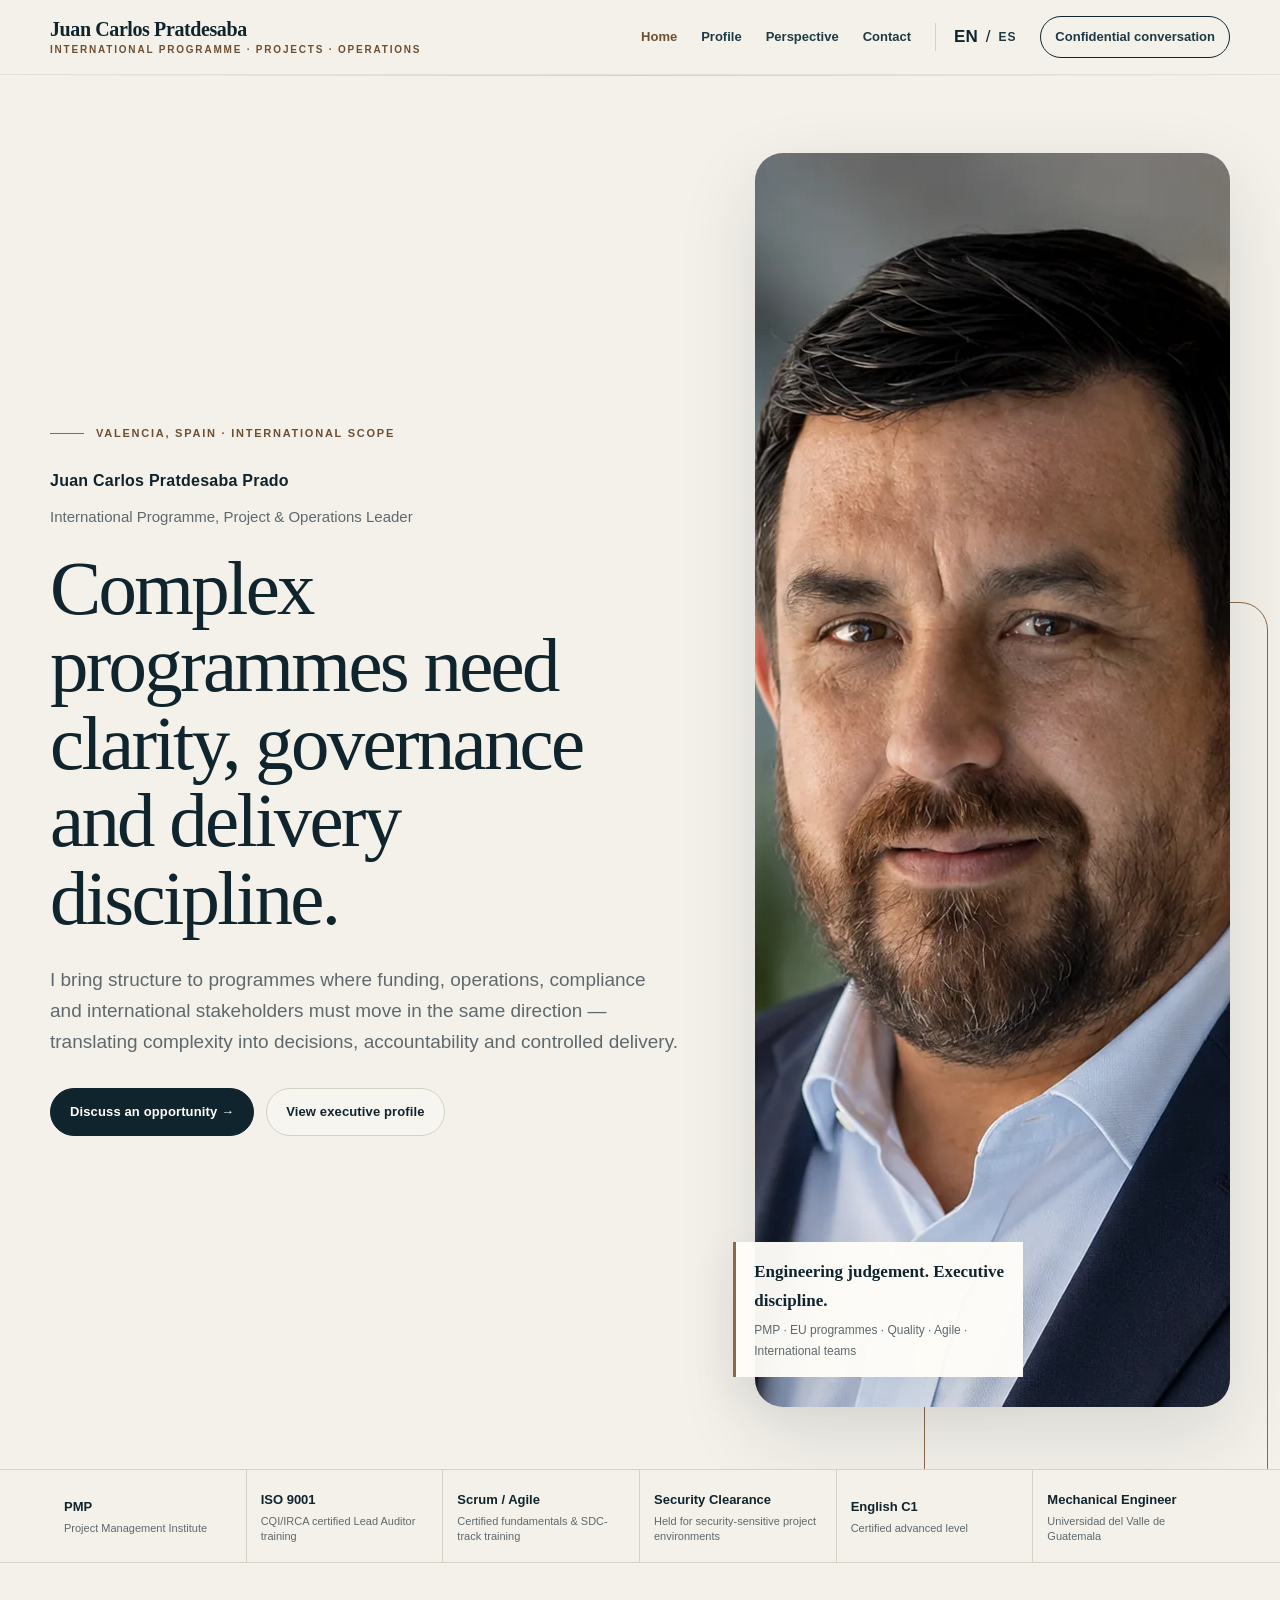
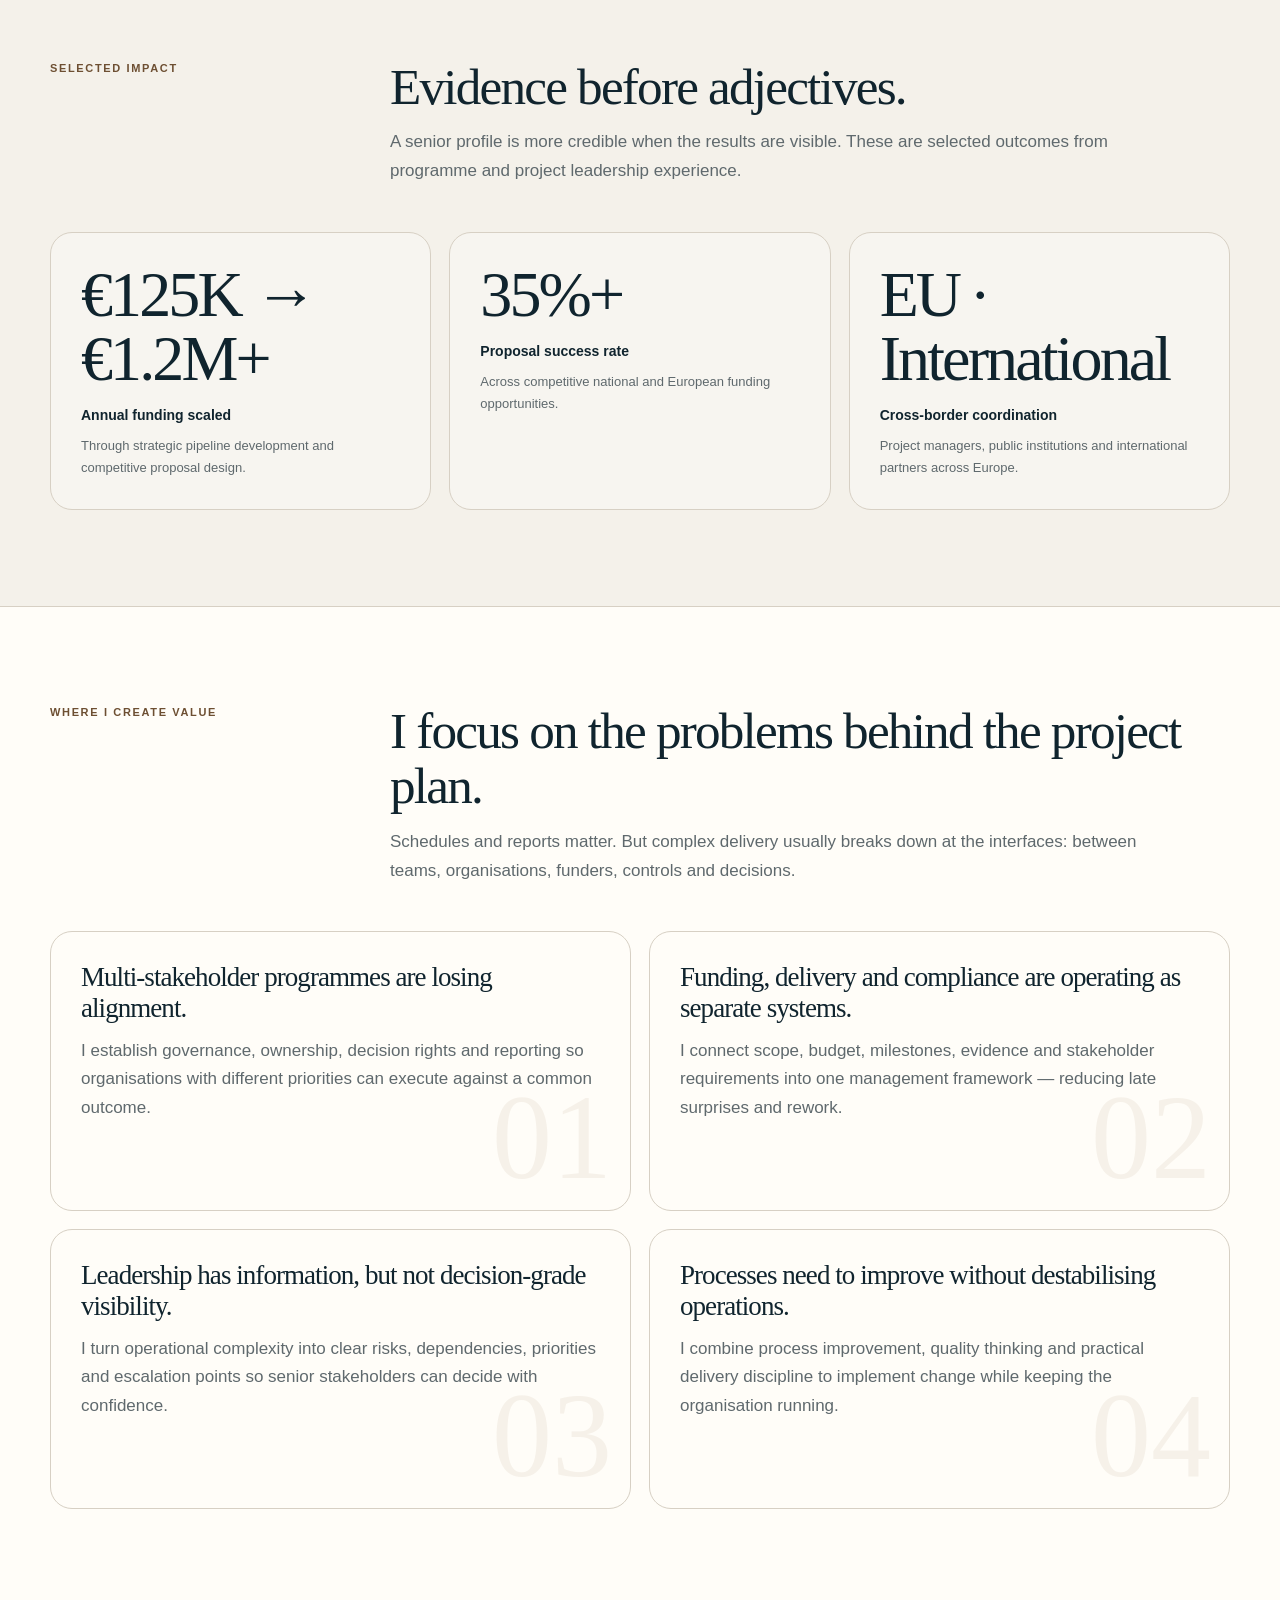
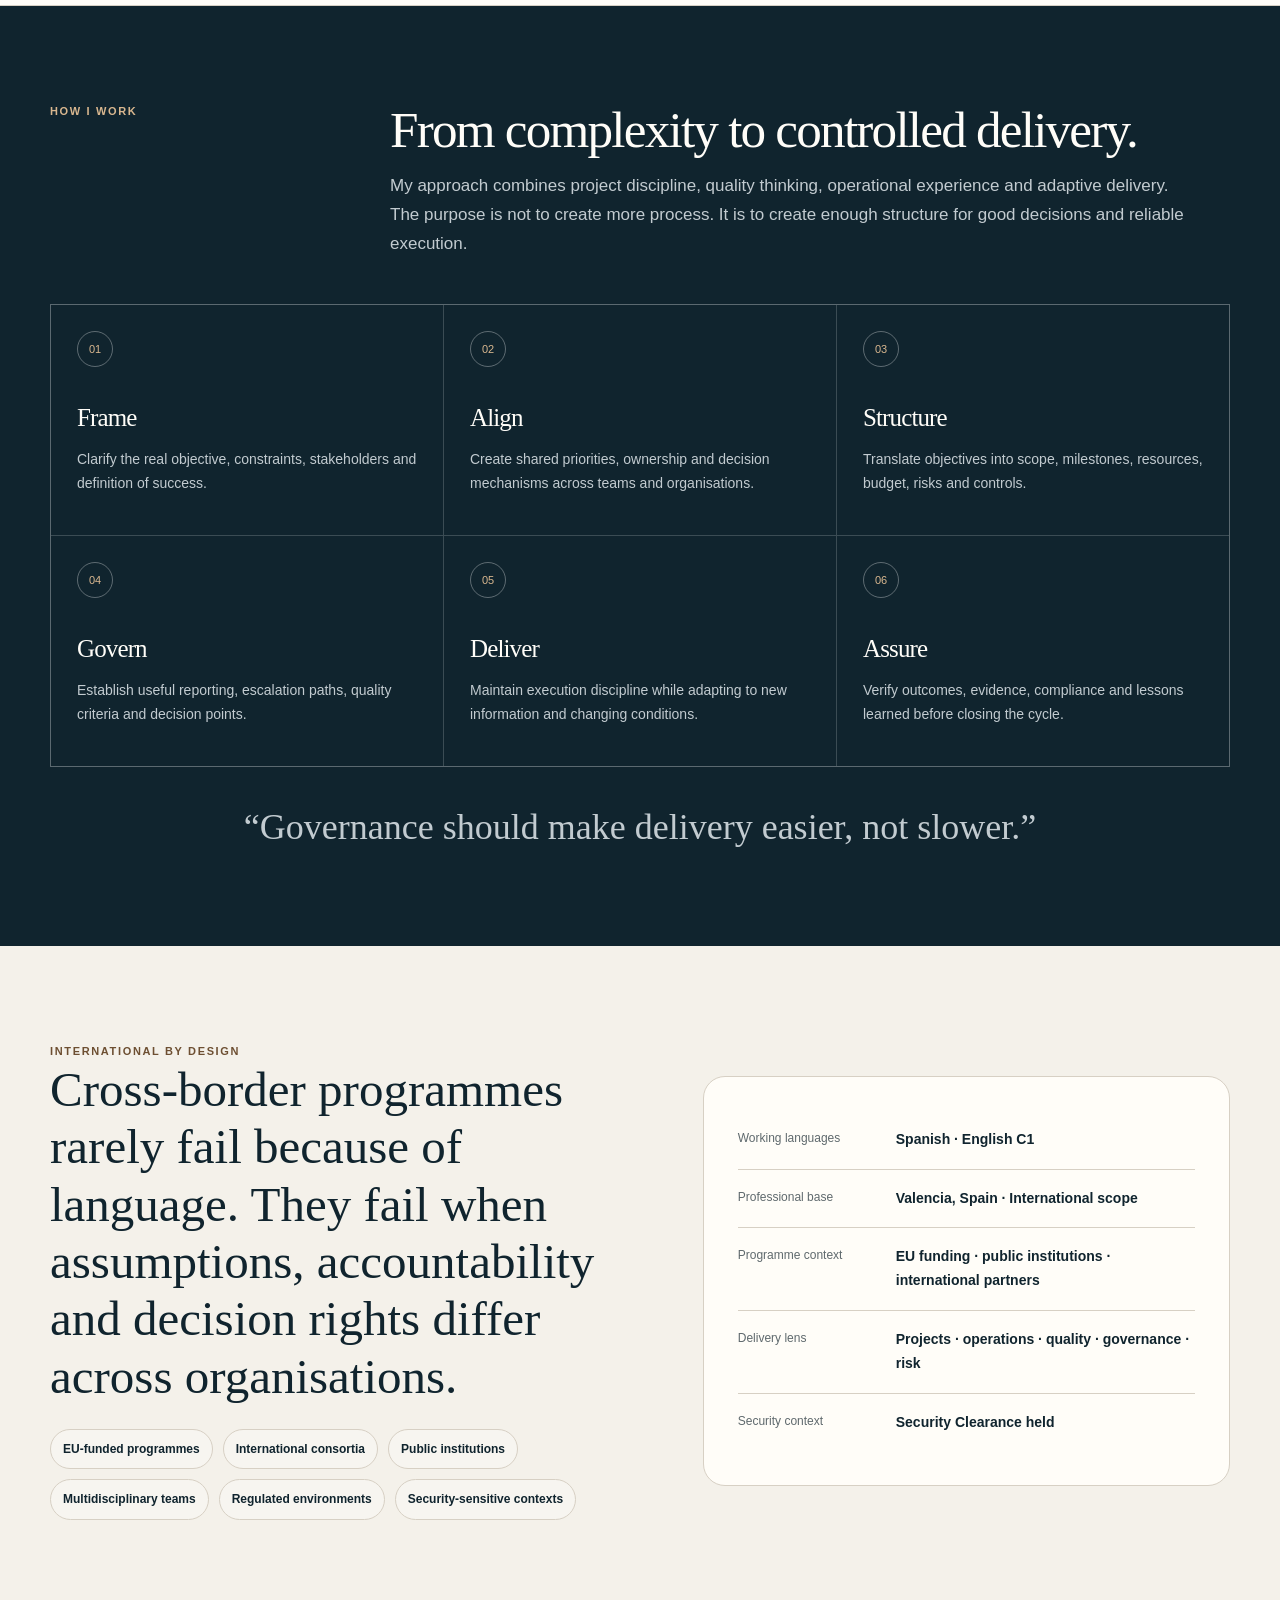
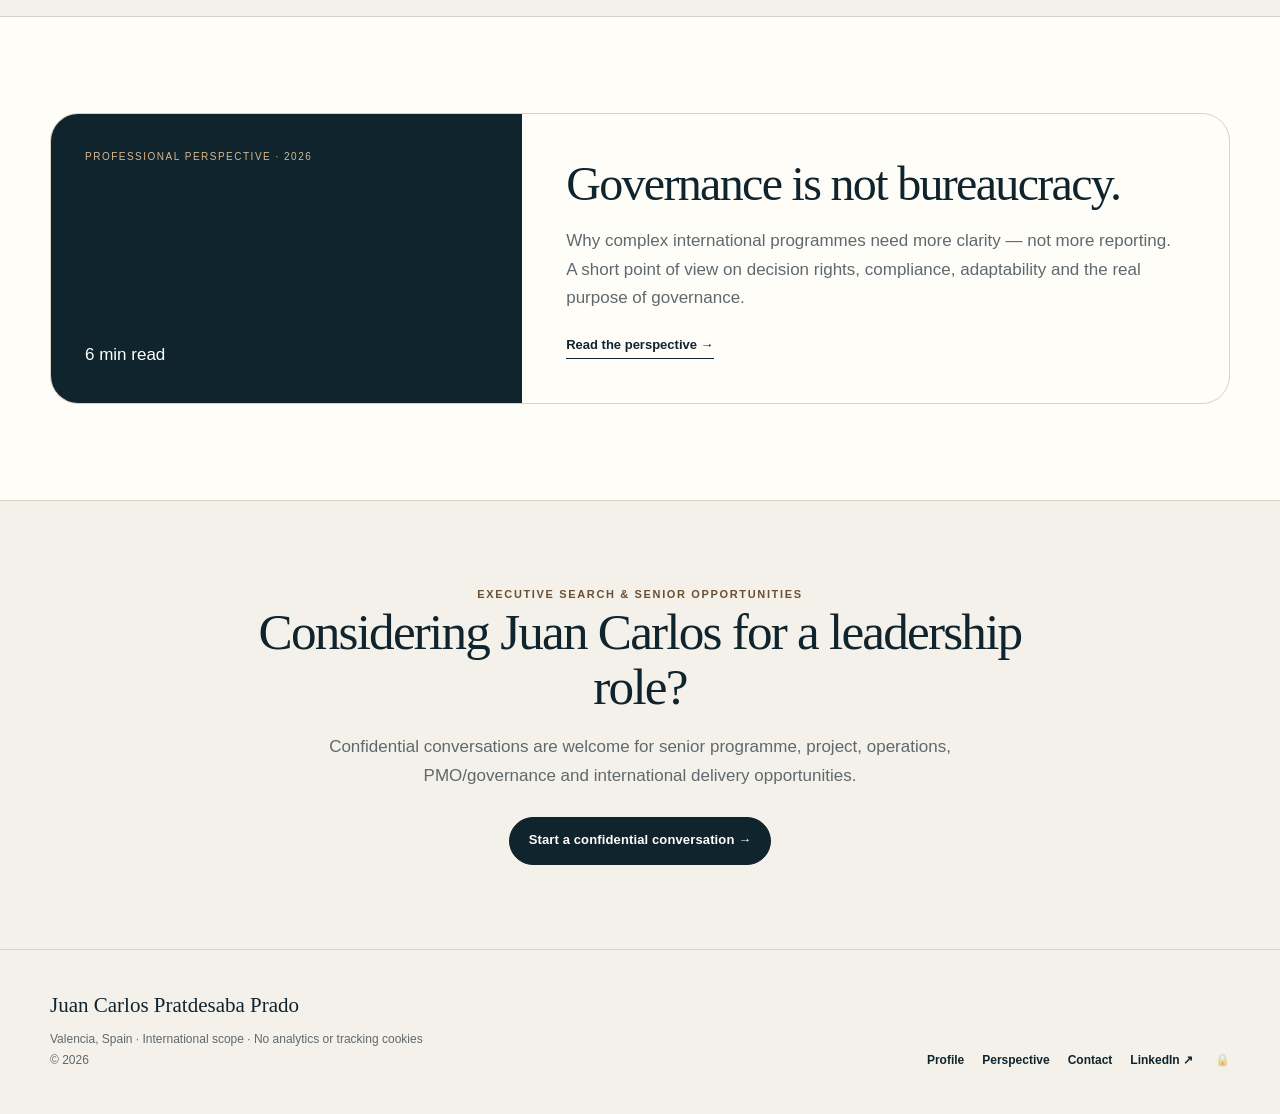
<file: index.html>
<!DOCTYPE html>
<html lang="en">
<head>
    <meta charset="UTF-8">
    <meta name="viewport" content="width=device-width, initial-scale=1.0">
    <meta name="theme-color" content="#f4f1ea">
    <title>Juan Carlos Pratdesaba Prado | International Programme, Project & Operations Leader</title>
    <meta name="description" content="Senior international programme, project and operations profile: PMP, EU-funded programmes, ISO 9001 lead auditor training, Scrum, English C1 and Security Clearance held.">
    <link rel="canonical" href="https://madeprat.github.io/portfoliojcpp/">
    <link rel="alternate" hreflang="es" href="https://madeprat.github.io/portfoliojcpp/es/">
    <link rel="icon" href="assets/img/favicon.svg" type="image/svg+xml">
    <link rel="stylesheet" href="assets/css/styles.css">
    <meta property="og:type" content="website">
    <meta property="og:title" content="Juan Carlos Pratdesaba Prado | International Programme, Project & Operations Leader">
    <meta property="og:description" content="Senior international programme, project and operations profile: PMP, EU-funded programmes, ISO 9001 lead auditor training, Scrum, English C1 and Security Clearance held.">
    <meta property="og:url" content="https://madeprat.github.io/portfoliojcpp/">
    <meta property="og:image" content="https://madeprat.github.io/portfoliojcpp/assets/img/juan-carlos-pratdesaba.jpg">
    <meta property="og:image:alt" content="Juan Carlos Pratdesaba Prado">
    <meta name="twitter:card" content="summary_large_image">
    <script type="application/ld+json">{
      "@context":"https://schema.org",
      "@type":"Person",
      "name":"Juan Carlos Pratdesaba Prado",
      "url":"https://madeprat.github.io/portfoliojcpp/",
      "image":"https://madeprat.github.io/portfoliojcpp/assets/img/juan-carlos-pratdesaba.jpg",
      "jobTitle":"International Programme, Project & Operations Leader",
      "homeLocation":{"@type":"Place","name":"Valencia, Spain"},
      "alumniOf":{"@type":"CollegeOrUniversity","name":"Universidad del Valle de Guatemala"},
      "knowsLanguage":["Spanish","English"],
      "sameAs":["https://www.linkedin.com/in/jcpratdesaba/"],
      "knowsAbout":["Project Management","Programme Management","EU-funded programmes","Operations","ISO 9001","Governance","Risk","Scrum","International consortia"]
    }</script>
</head>
<body>
<a class="skip-link" href="#main">Skip to content</a>
<header class="site-header">
  <div class="container navbar">
    <a class="brand" href="index.html"><strong>Juan Carlos Pratdesaba</strong><span>International programme · projects · operations</span></a>
    <button class="nav-toggle" aria-label="Open navigation" aria-expanded="false"><span></span></button>
    <nav class="nav-links" aria-label="Primary navigation">
      <a href="index.html" aria-current="page">Home</a><a href="profile.html">Profile</a><a href="perspective.html">Perspective</a><a href="contact.html">Contact</a>
      <div class="lang"><strong>EN</strong><span>/</span><a href="es/index.html" lang="es" hreflang="es">ES</a></div>
      <a class="header-cta" href="contact.html">Confidential conversation</a>
    </nav>
  </div>
</header>
<main id="main">
  <section class="hero">
    <div class="container hero-grid">
      <div class="reveal">
        <div class="eyebrow">Valencia, Spain · International scope</div>
        <p class="nameplate">Juan Carlos Pratdesaba Prado</p>
        <p class="role">International Programme, Project &amp; Operations Leader</p>
        <h1>Complex programmes need clarity, governance and delivery discipline.</h1>
        <p class="hero-lead">I bring structure to programmes where funding, operations, compliance and international stakeholders must move in the same direction — translating complexity into decisions, accountability and controlled delivery.</p>
        <div class="hero-actions">
          <a class="btn btn-primary" href="contact.html">Discuss an opportunity →</a>
          <a class="btn btn-secondary" href="profile.html">View executive profile</a>
        </div>
      </div>
      <div class="portrait-frame reveal">
        <div class="portrait-card"><img src="assets/img/juan-carlos-pratdesaba.webp" alt="Juan Carlos Pratdesaba Prado, professional portrait" width="1254" height="1254" fetchpriority="high"></div>
        <div class="portrait-note"><strong>Engineering judgement. Executive discipline.</strong><span>PMP · EU programmes · Quality · Agile · International teams</span></div>
      </div>
    </div>
  </section>

  <section class="credibility" aria-label="Professional credentials">
    <div class="container credibility-row">
      <div class="credibility-item"><strong>PMP</strong><span>Project Management Institute</span></div>
      <div class="credibility-item"><strong>ISO 9001</strong><span>CQI/IRCA certified Lead Auditor training</span></div>
      <div class="credibility-item"><strong>Scrum / Agile</strong><span>Certified fundamentals &amp; SDC-track training</span></div>
      <div class="credibility-item"><strong>Security Clearance</strong><span>Held for security-sensitive project environments</span></div>
      <div class="credibility-item"><strong>English C1</strong><span>Certified advanced level</span></div>
      <div class="credibility-item"><strong>Mechanical Engineer</strong><span>Universidad del Valle de Guatemala</span></div>
    </div>
  </section>

  <section class="section" id="impact">
    <div class="container">
      <div class="section-head reveal"><div class="kicker">Selected impact</div><div><h2>Evidence before adjectives.</h2><p class="section-intro">A senior profile is more credible when the results are visible. These are selected outcomes from programme and project leadership experience.</p></div></div>
      <div class="metrics">
        <article class="metric reveal"><div class="metric-value">€125K → €1.2M+</div><div class="metric-label">Annual funding scaled</div><p>Through strategic pipeline development and competitive proposal design.</p></article>
        <article class="metric reveal"><div class="metric-value">35%+</div><div class="metric-label">Proposal success rate</div><p>Across competitive national and European funding opportunities.</p></article>
        <article class="metric reveal"><div class="metric-value">EU · International</div><div class="metric-label">Cross-border coordination</div><p>Project managers, public institutions and international partners across Europe.</p></article>
      </div>
    </div>
  </section>

  <section class="section section-alt" id="problems">
    <div class="container">
      <div class="section-head reveal"><div class="kicker">Where I create value</div><div><h2>I focus on the problems behind the project plan.</h2><p class="section-intro">Schedules and reports matter. But complex delivery usually breaks down at the interfaces: between teams, organisations, funders, controls and decisions.</p></div></div>
      <div class="problem-grid">
        <article class="problem reveal" data-index="01"><h3>Multi-stakeholder programmes are losing alignment.</h3><p>I establish governance, ownership, decision rights and reporting so organisations with different priorities can execute against a common outcome.</p></article>
        <article class="problem reveal" data-index="02"><h3>Funding, delivery and compliance are operating as separate systems.</h3><p>I connect scope, budget, milestones, evidence and stakeholder requirements into one management framework — reducing late surprises and rework.</p></article>
        <article class="problem reveal" data-index="03"><h3>Leadership has information, but not decision-grade visibility.</h3><p>I turn operational complexity into clear risks, dependencies, priorities and escalation points so senior stakeholders can decide with confidence.</p></article>
        <article class="problem reveal" data-index="04"><h3>Processes need to improve without destabilising operations.</h3><p>I combine process improvement, quality thinking and practical delivery discipline to implement change while keeping the organisation running.</p></article>
      </div>
    </div>
  </section>

  <section class="section section-dark" id="method">
    <div class="container">
      <div class="section-head reveal"><div class="kicker">How I work</div><div><h2>From complexity to controlled delivery.</h2><p class="section-intro">My approach combines project discipline, quality thinking, operational experience and adaptive delivery. The purpose is not to create more process. It is to create enough structure for good decisions and reliable execution.</p></div></div>
      <div class="method-list">
        <article class="method reveal"><span class="method-num">01</span><h3>Frame</h3><p>Clarify the real objective, constraints, stakeholders and definition of success.</p></article>
        <article class="method reveal"><span class="method-num">02</span><h3>Align</h3><p>Create shared priorities, ownership and decision mechanisms across teams and organisations.</p></article>
        <article class="method reveal"><span class="method-num">03</span><h3>Structure</h3><p>Translate objectives into scope, milestones, resources, budget, risks and controls.</p></article>
        <article class="method reveal"><span class="method-num">04</span><h3>Govern</h3><p>Establish useful reporting, escalation paths, quality criteria and decision points.</p></article>
        <article class="method reveal"><span class="method-num">05</span><h3>Deliver</h3><p>Maintain execution discipline while adapting to new information and changing conditions.</p></article>
        <article class="method reveal"><span class="method-num">06</span><h3>Assure</h3><p>Verify outcomes, evidence, compliance and lessons learned before closing the cycle.</p></article>
      </div>
      <p class="method-quote reveal">“Governance should make delivery easier, not slower.”</p>
    </div>
  </section>

  <section class="section" id="international">
    <div class="container international">
      <div class="reveal">
        <div class="kicker">International by design</div>
        <p class="big-quote">Cross-border programmes rarely fail because of language. They fail when assumptions, accountability and decision rights differ across organisations.</p>
        <div class="tag-cloud"><span class="tag">EU-funded programmes</span><span class="tag">International consortia</span><span class="tag">Public institutions</span><span class="tag">Multidisciplinary teams</span><span class="tag">Regulated environments</span><span class="tag">Security-sensitive contexts</span></div>
      </div>
      <div class="international-panel reveal">
        <dl>
          <div class="row"><dt>Working languages</dt><dd>Spanish · English C1</dd></div>
          <div class="row"><dt>Professional base</dt><dd>Valencia, Spain · International scope</dd></div>
          <div class="row"><dt>Programme context</dt><dd>EU funding · public institutions · international partners</dd></div>
          <div class="row"><dt>Delivery lens</dt><dd>Projects · operations · quality · governance · risk</dd></div>
          <div class="row"><dt>Security context</dt><dd>Security Clearance held</dd></div>
        </dl>
      </div>
    </div>
  </section>

  <section class="section section-alt" id="perspective">
    <div class="container">
      <div class="article-card reveal">
        <div class="side"><span class="edition">Professional perspective · 2026</span><span>6 min read</span></div>
        <div class="content"><h3>Governance is not bureaucracy.</h3><p>Why complex international programmes need more clarity — not more reporting. A short point of view on decision rights, compliance, adaptability and the real purpose of governance.</p><a class="text-link" href="perspective.html">Read the perspective →</a></div>
      </div>
    </div>
  </section>

  <section class="final-cta">
    <div class="container reveal"><div class="kicker">Executive search &amp; senior opportunities</div><h2>Considering Juan Carlos for a leadership role?</h2><p>Confidential conversations are welcome for senior programme, project, operations, PMO/governance and international delivery opportunities.</p><a class="btn btn-primary" href="contact.html">Start a confidential conversation →</a></div>
  </section>
</main>
<footer class="site-footer">
  <div class="container footer-grid">
    <div><div class="footer-name">Juan Carlos Pratdesaba Prado</div><div class="footer-meta">Valencia, Spain · International scope · No analytics or tracking cookies<br>© <span data-year>2026</span></div></div>
    <div class="footer-links"><a href="profile.html">Profile</a><a href="perspective.html">Perspective</a><a href="contact.html">Contact</a><a href="https://www.linkedin.com/in/jcpratdesaba/" target="_blank" rel="noopener">LinkedIn ↗</a><a href="https://script.google.com/macros/s/AKfycbyMghNxOPmsoSTXWZz1hliJfjf5PmT5_zcx5ZXtMPg2R70X_IOVSJj7P1fGufaeTvmwsg/exec" target="_blank" rel="noopener noreferrer" title="Private access" aria-label="Private access" style="color: inherit; text-decoration: none; opacity: 0.42; margin-left: 0.25rem;">🔒</a></div>
  </div>
</footer>
<script src="assets/js/main.js" defer></script>
</body>
</html>
</file>
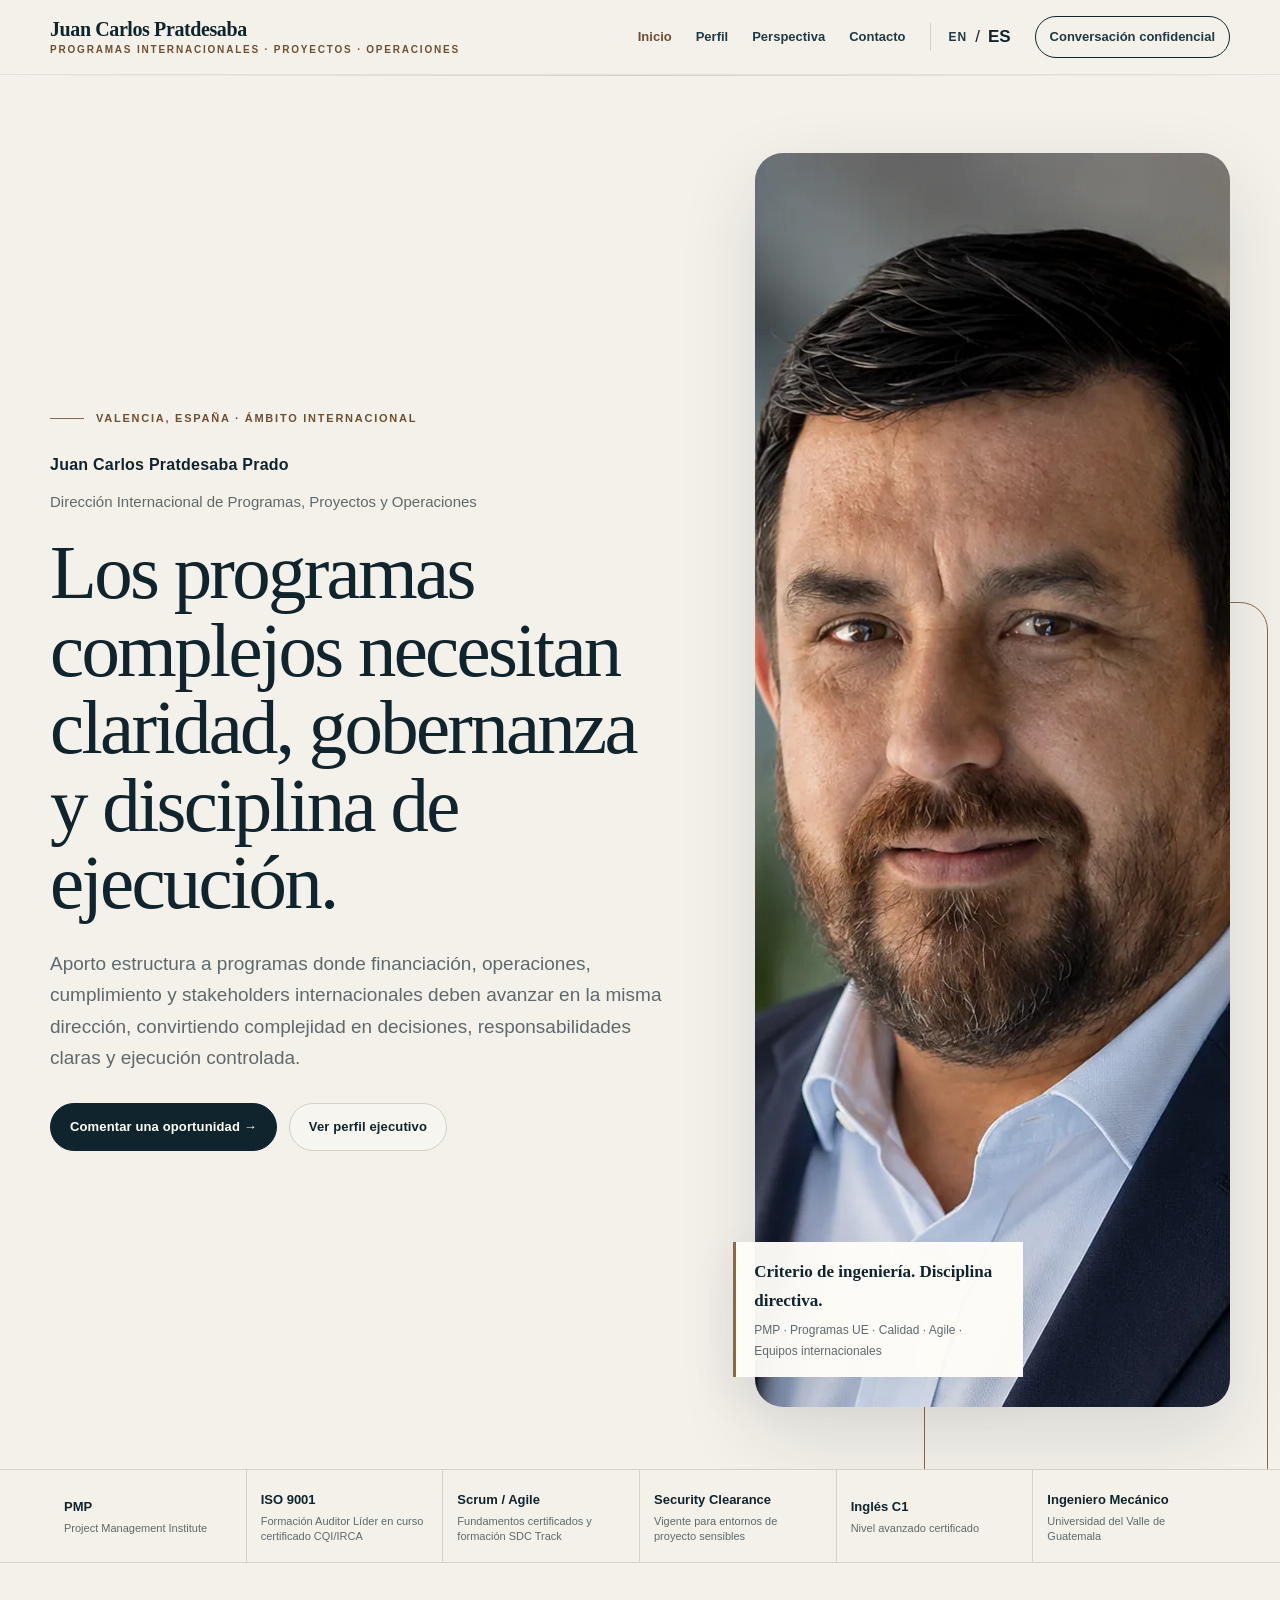
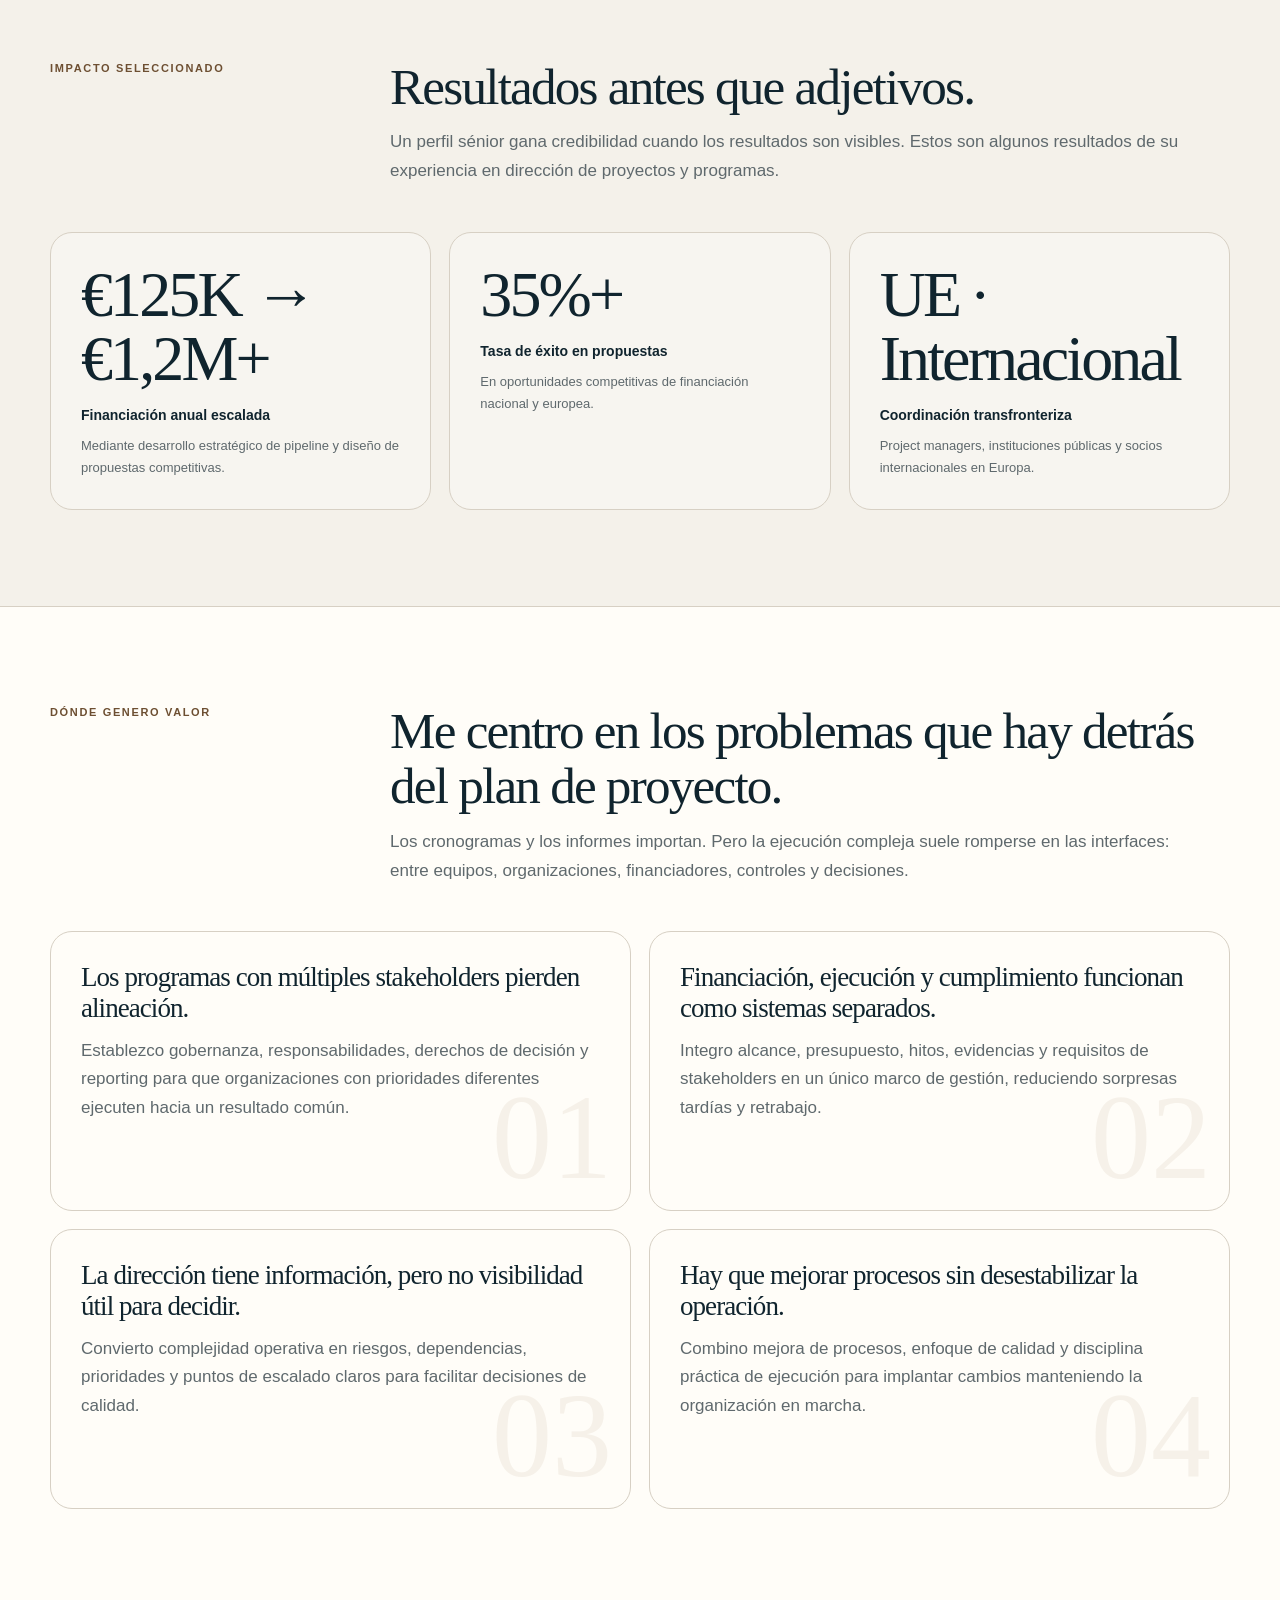
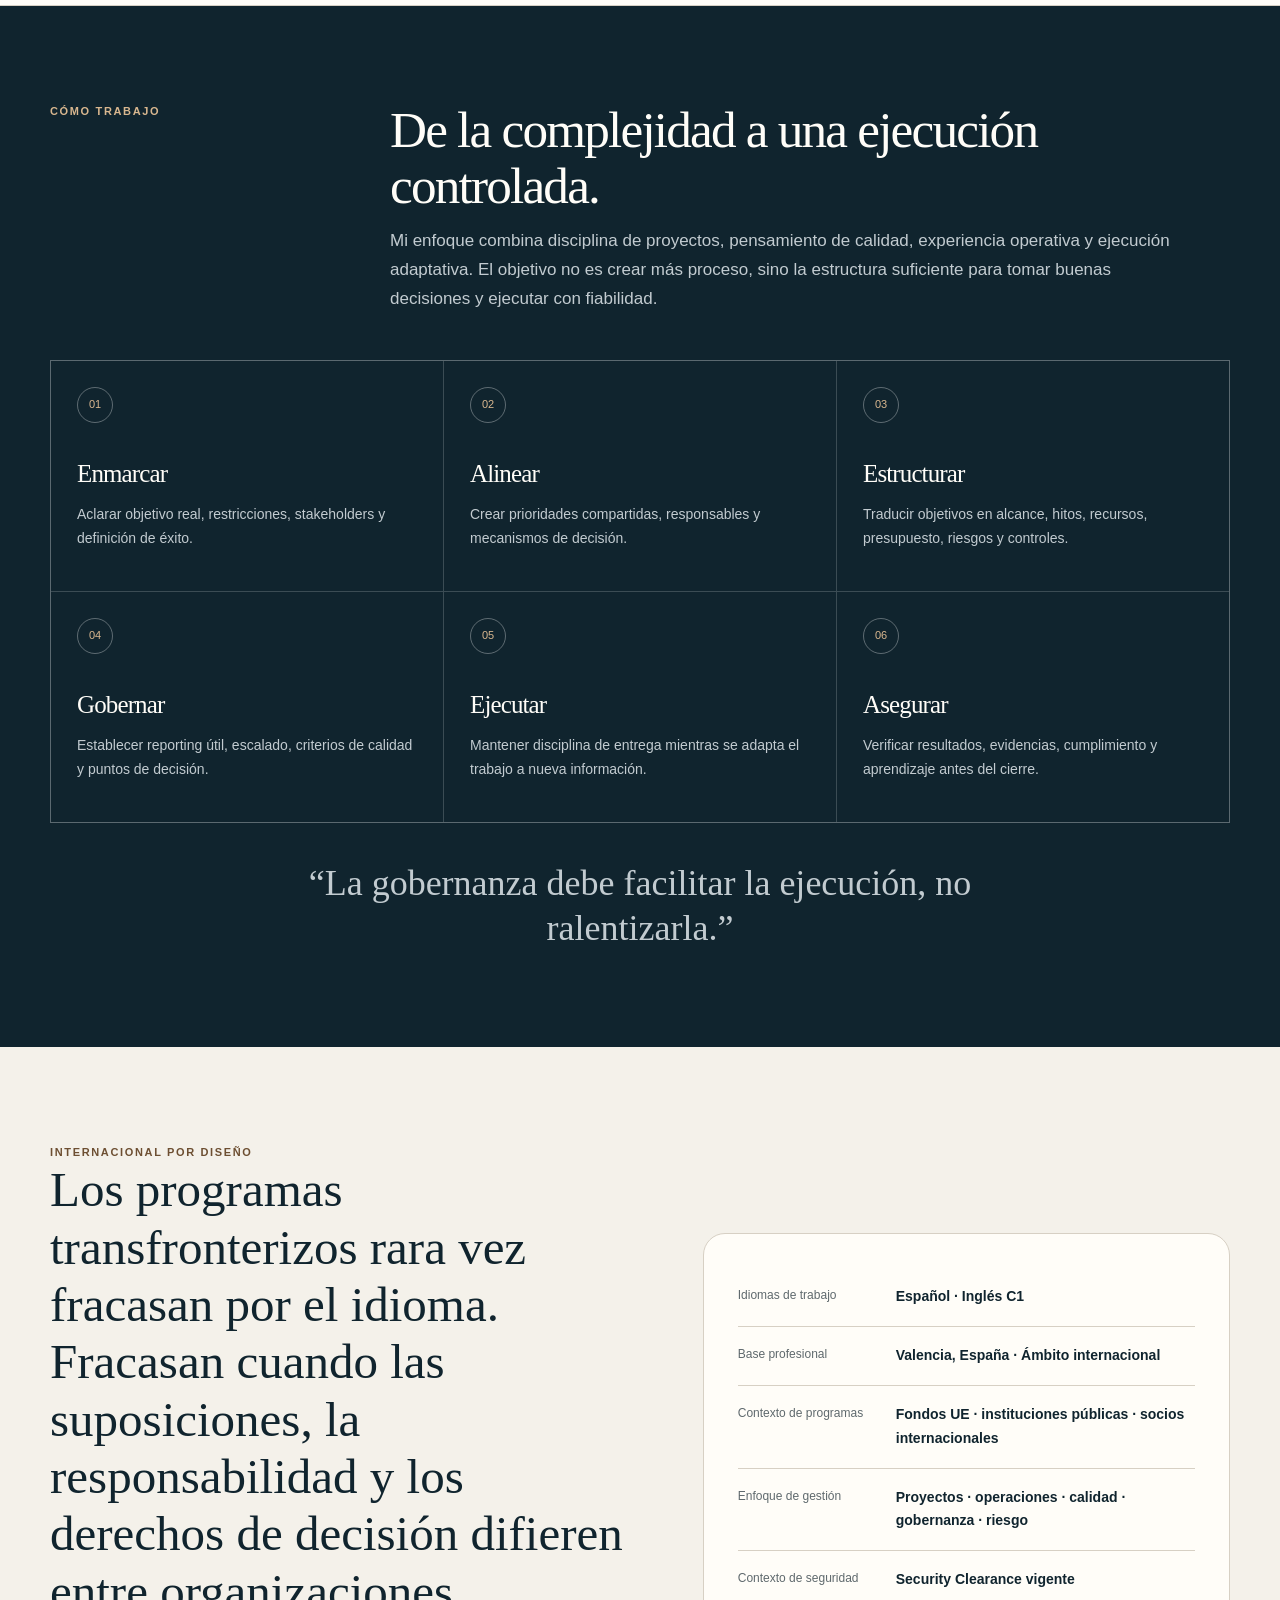
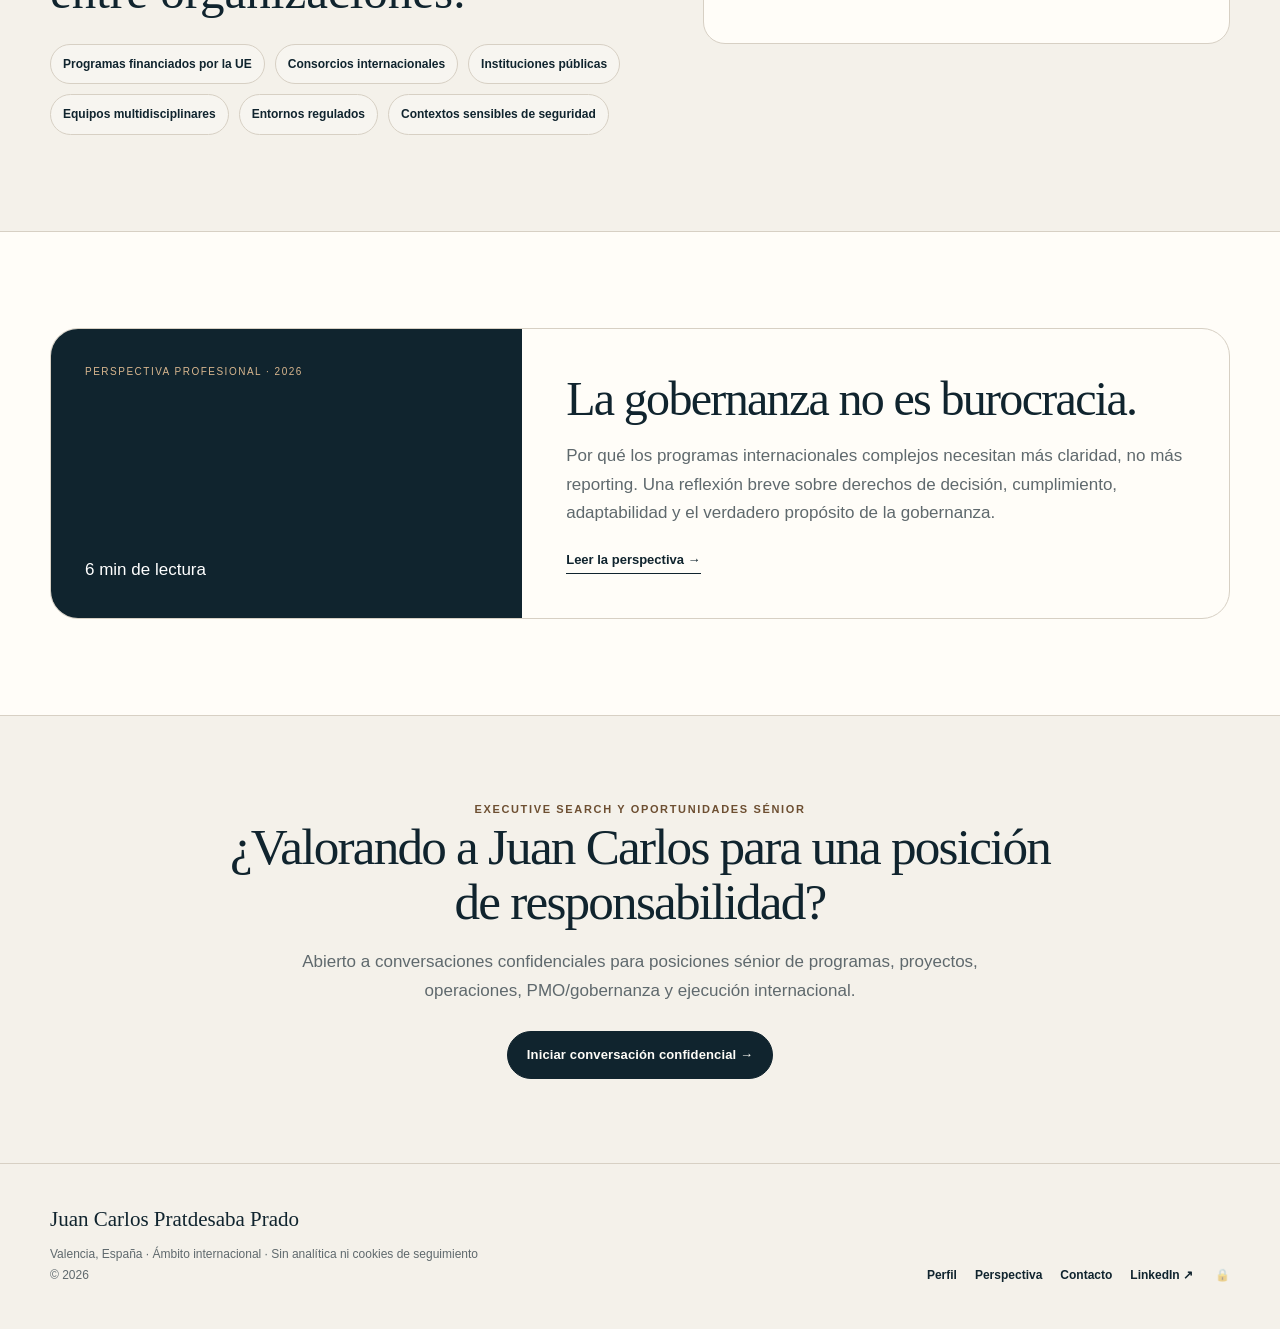
<file: es/index.html>
<!DOCTYPE html>
<html lang="es">
<head>
    <meta charset="UTF-8">
    <meta name="viewport" content="width=device-width, initial-scale=1.0">
    <meta name="theme-color" content="#f4f1ea">
    <title>Juan Carlos Pratdesaba Prado | Dirección Internacional de Programas, Proyectos y Operaciones</title>
    <meta name="description" content="Perfil sénior internacional: PMP, programas financiados por la UE, formación de Auditor Líder ISO 9001, Scrum, inglés C1 y Security Clearance vigente.">
    <link rel="canonical" href="https://madeprat.github.io/portfoliojcpp/es/">
    <link rel="alternate" hreflang="en" href="https://madeprat.github.io/portfoliojcpp/">
    <link rel="icon" href="../assets/img/favicon.svg" type="image/svg+xml">
    <link rel="stylesheet" href="../assets/css/styles.css">
    <meta property="og:type" content="website">
    <meta property="og:title" content="Juan Carlos Pratdesaba Prado | Dirección Internacional de Programas, Proyectos y Operaciones">
    <meta property="og:description" content="Perfil sénior internacional: PMP, programas financiados por la UE, formación de Auditor Líder ISO 9001, Scrum, inglés C1 y Security Clearance vigente.">
    <meta property="og:url" content="https://madeprat.github.io/portfoliojcpp/es/">
    <meta property="og:image" content="https://madeprat.github.io/portfoliojcpp/assets/img/juan-carlos-pratdesaba.jpg">
    <meta property="og:image:alt" content="Juan Carlos Pratdesaba Prado">
    <meta name="twitter:card" content="summary_large_image">
</head><body>
<a class="skip-link" href="#main">Saltar al contenido</a>
<header class="site-header">
  <div class="container navbar">
    <a class="brand" href="index.html"><strong>Juan Carlos Pratdesaba</strong><span>Programas internacionales · proyectos · operaciones</span></a>
    <button class="nav-toggle" aria-label="Abrir navegación" aria-expanded="false"><span></span></button>
    <nav class="nav-links" aria-label="Navegación principal">
      <a href="index.html" aria-current="page">Inicio</a><a href="perfil.html">Perfil</a><a href="perspectiva.html">Perspectiva</a><a href="contacto.html">Contacto</a>
      <div class="lang"><a href="../index.html" lang="en" hreflang="en">EN</a><span>/</span><strong>ES</strong></div>
      <a class="header-cta" href="contacto.html">Conversación confidencial</a>
    </nav>
  </div>
</header>
<main id="main">
  <section class="hero"><div class="container hero-grid"><div class="reveal"><div class="eyebrow">Valencia, España · Ámbito internacional</div><p class="nameplate">Juan Carlos Pratdesaba Prado</p><p class="role">Dirección Internacional de Programas, Proyectos y Operaciones</p><h1>Los programas complejos necesitan claridad, gobernanza y disciplina de ejecución.</h1><p class="hero-lead">Aporto estructura a programas donde financiación, operaciones, cumplimiento y stakeholders internacionales deben avanzar en la misma dirección, convirtiendo complejidad en decisiones, responsabilidades claras y ejecución controlada.</p><div class="hero-actions"><a class="btn btn-primary" href="contacto.html">Comentar una oportunidad →</a><a class="btn btn-secondary" href="perfil.html">Ver perfil ejecutivo</a></div></div><div class="portrait-frame reveal"><div class="portrait-card"><img src="../assets/img/juan-carlos-pratdesaba.webp" alt="Retrato profesional de Juan Carlos Pratdesaba Prado" width="1254" height="1254" fetchpriority="high"></div><div class="portrait-note"><strong>Criterio de ingeniería. Disciplina directiva.</strong><span>PMP · Programas UE · Calidad · Agile · Equipos internacionales</span></div></div></div></section>
  <section class="credibility" aria-label="Credenciales profesionales"><div class="container credibility-row"><div class="credibility-item"><strong>PMP</strong><span>Project Management Institute</span></div><div class="credibility-item"><strong>ISO 9001</strong><span>Formación Auditor Líder en curso certificado CQI/IRCA</span></div><div class="credibility-item"><strong>Scrum / Agile</strong><span>Fundamentos certificados y formación SDC Track</span></div><div class="credibility-item"><strong>Security Clearance</strong><span>Vigente para entornos de proyecto sensibles</span></div><div class="credibility-item"><strong>Inglés C1</strong><span>Nivel avanzado certificado</span></div><div class="credibility-item"><strong>Ingeniero Mecánico</strong><span>Universidad del Valle de Guatemala</span></div></div></section>
  <section class="section" id="impacto"><div class="container"><div class="section-head reveal"><div class="kicker">Impacto seleccionado</div><div><h2>Resultados antes que adjetivos.</h2><p class="section-intro">Un perfil sénior gana credibilidad cuando los resultados son visibles. Estos son algunos resultados de su experiencia en dirección de proyectos y programas.</p></div></div><div class="metrics"><article class="metric reveal"><div class="metric-value">€125K → €1,2M+</div><div class="metric-label">Financiación anual escalada</div><p>Mediante desarrollo estratégico de pipeline y diseño de propuestas competitivas.</p></article><article class="metric reveal"><div class="metric-value">35%+</div><div class="metric-label">Tasa de éxito en propuestas</div><p>En oportunidades competitivas de financiación nacional y europea.</p></article><article class="metric reveal"><div class="metric-value">UE · Internacional</div><div class="metric-label">Coordinación transfronteriza</div><p>Project managers, instituciones públicas y socios internacionales en Europa.</p></article></div></div></section>
  <section class="section section-alt" id="problemas"><div class="container"><div class="section-head reveal"><div class="kicker">Dónde genero valor</div><div><h2>Me centro en los problemas que hay detrás del plan de proyecto.</h2><p class="section-intro">Los cronogramas y los informes importan. Pero la ejecución compleja suele romperse en las interfaces: entre equipos, organizaciones, financiadores, controles y decisiones.</p></div></div><div class="problem-grid"><article class="problem reveal" data-index="01"><h3>Los programas con múltiples stakeholders pierden alineación.</h3><p>Establezco gobernanza, responsabilidades, derechos de decisión y reporting para que organizaciones con prioridades diferentes ejecuten hacia un resultado común.</p></article><article class="problem reveal" data-index="02"><h3>Financiación, ejecución y cumplimiento funcionan como sistemas separados.</h3><p>Integro alcance, presupuesto, hitos, evidencias y requisitos de stakeholders en un único marco de gestión, reduciendo sorpresas tardías y retrabajo.</p></article><article class="problem reveal" data-index="03"><h3>La dirección tiene información, pero no visibilidad útil para decidir.</h3><p>Convierto complejidad operativa en riesgos, dependencias, prioridades y puntos de escalado claros para facilitar decisiones de calidad.</p></article><article class="problem reveal" data-index="04"><h3>Hay que mejorar procesos sin desestabilizar la operación.</h3><p>Combino mejora de procesos, enfoque de calidad y disciplina práctica de ejecución para implantar cambios manteniendo la organización en marcha.</p></article></div></div></section>
  <section class="section section-dark" id="metodo"><div class="container"><div class="section-head reveal"><div class="kicker">Cómo trabajo</div><div><h2>De la complejidad a una ejecución controlada.</h2><p class="section-intro">Mi enfoque combina disciplina de proyectos, pensamiento de calidad, experiencia operativa y ejecución adaptativa. El objetivo no es crear más proceso, sino la estructura suficiente para tomar buenas decisiones y ejecutar con fiabilidad.</p></div></div><div class="method-list"><article class="method reveal"><span class="method-num">01</span><h3>Enmarcar</h3><p>Aclarar objetivo real, restricciones, stakeholders y definición de éxito.</p></article><article class="method reveal"><span class="method-num">02</span><h3>Alinear</h3><p>Crear prioridades compartidas, responsables y mecanismos de decisión.</p></article><article class="method reveal"><span class="method-num">03</span><h3>Estructurar</h3><p>Traducir objetivos en alcance, hitos, recursos, presupuesto, riesgos y controles.</p></article><article class="method reveal"><span class="method-num">04</span><h3>Gobernar</h3><p>Establecer reporting útil, escalado, criterios de calidad y puntos de decisión.</p></article><article class="method reveal"><span class="method-num">05</span><h3>Ejecutar</h3><p>Mantener disciplina de entrega mientras se adapta el trabajo a nueva información.</p></article><article class="method reveal"><span class="method-num">06</span><h3>Asegurar</h3><p>Verificar resultados, evidencias, cumplimiento y aprendizaje antes del cierre.</p></article></div><p class="method-quote reveal">“La gobernanza debe facilitar la ejecución, no ralentizarla.”</p></div></section>
  <section class="section" id="internacional"><div class="container international"><div class="reveal"><div class="kicker">Internacional por diseño</div><p class="big-quote">Los programas transfronterizos rara vez fracasan por el idioma. Fracasan cuando las suposiciones, la responsabilidad y los derechos de decisión difieren entre organizaciones.</p><div class="tag-cloud"><span class="tag">Programas financiados por la UE</span><span class="tag">Consorcios internacionales</span><span class="tag">Instituciones públicas</span><span class="tag">Equipos multidisciplinares</span><span class="tag">Entornos regulados</span><span class="tag">Contextos sensibles de seguridad</span></div></div><div class="international-panel reveal"><dl><div class="row"><dt>Idiomas de trabajo</dt><dd>Español · Inglés C1</dd></div><div class="row"><dt>Base profesional</dt><dd>Valencia, España · Ámbito internacional</dd></div><div class="row"><dt>Contexto de programas</dt><dd>Fondos UE · instituciones públicas · socios internacionales</dd></div><div class="row"><dt>Enfoque de gestión</dt><dd>Proyectos · operaciones · calidad · gobernanza · riesgo</dd></div><div class="row"><dt>Contexto de seguridad</dt><dd>Security Clearance vigente</dd></div></dl></div></div></section>
  <section class="section section-alt" id="perspectiva"><div class="container"><div class="article-card reveal"><div class="side"><span class="edition">Perspectiva profesional · 2026</span><span>6 min de lectura</span></div><div class="content"><h3>La gobernanza no es burocracia.</h3><p>Por qué los programas internacionales complejos necesitan más claridad, no más reporting. Una reflexión breve sobre derechos de decisión, cumplimiento, adaptabilidad y el verdadero propósito de la gobernanza.</p><a class="text-link" href="perspectiva.html">Leer la perspectiva →</a></div></div></div></section>
  <section class="final-cta"><div class="container reveal"><div class="kicker">Executive search y oportunidades sénior</div><h2>¿Valorando a Juan Carlos para una posición de responsabilidad?</h2><p>Abierto a conversaciones confidenciales para posiciones sénior de programas, proyectos, operaciones, PMO/gobernanza y ejecución internacional.</p><a class="btn btn-primary" href="contacto.html">Iniciar conversación confidencial →</a></div></section>
</main>
<footer class="site-footer">
  <div class="container footer-grid">
    <div><div class="footer-name">Juan Carlos Pratdesaba Prado</div><div class="footer-meta">Valencia, España · Ámbito internacional · Sin analítica ni cookies de seguimiento<br>© <span data-year>2026</span></div></div>
    <div class="footer-links"><a href="perfil.html">Perfil</a><a href="perspectiva.html">Perspectiva</a><a href="contacto.html">Contacto</a><a href="https://www.linkedin.com/in/jcpratdesaba/" target="_blank" rel="noopener">LinkedIn ↗</a><a href="https://script.google.com/macros/s/AKfycbyMghNxOPmsoSTXWZz1hliJfjf5PmT5_zcx5ZXtMPg2R70X_IOVSJj7P1fGufaeTvmwsg/exec" target="_blank" rel="noopener noreferrer" title="Private access" aria-label="Private access" style="color: inherit; text-decoration: none; opacity: 0.42; margin-left: 0.25rem;">🔒</a></div>
  </div>
</footer>
<script src="../assets/js/main.js" defer></script>
</body>
</html>
</file>
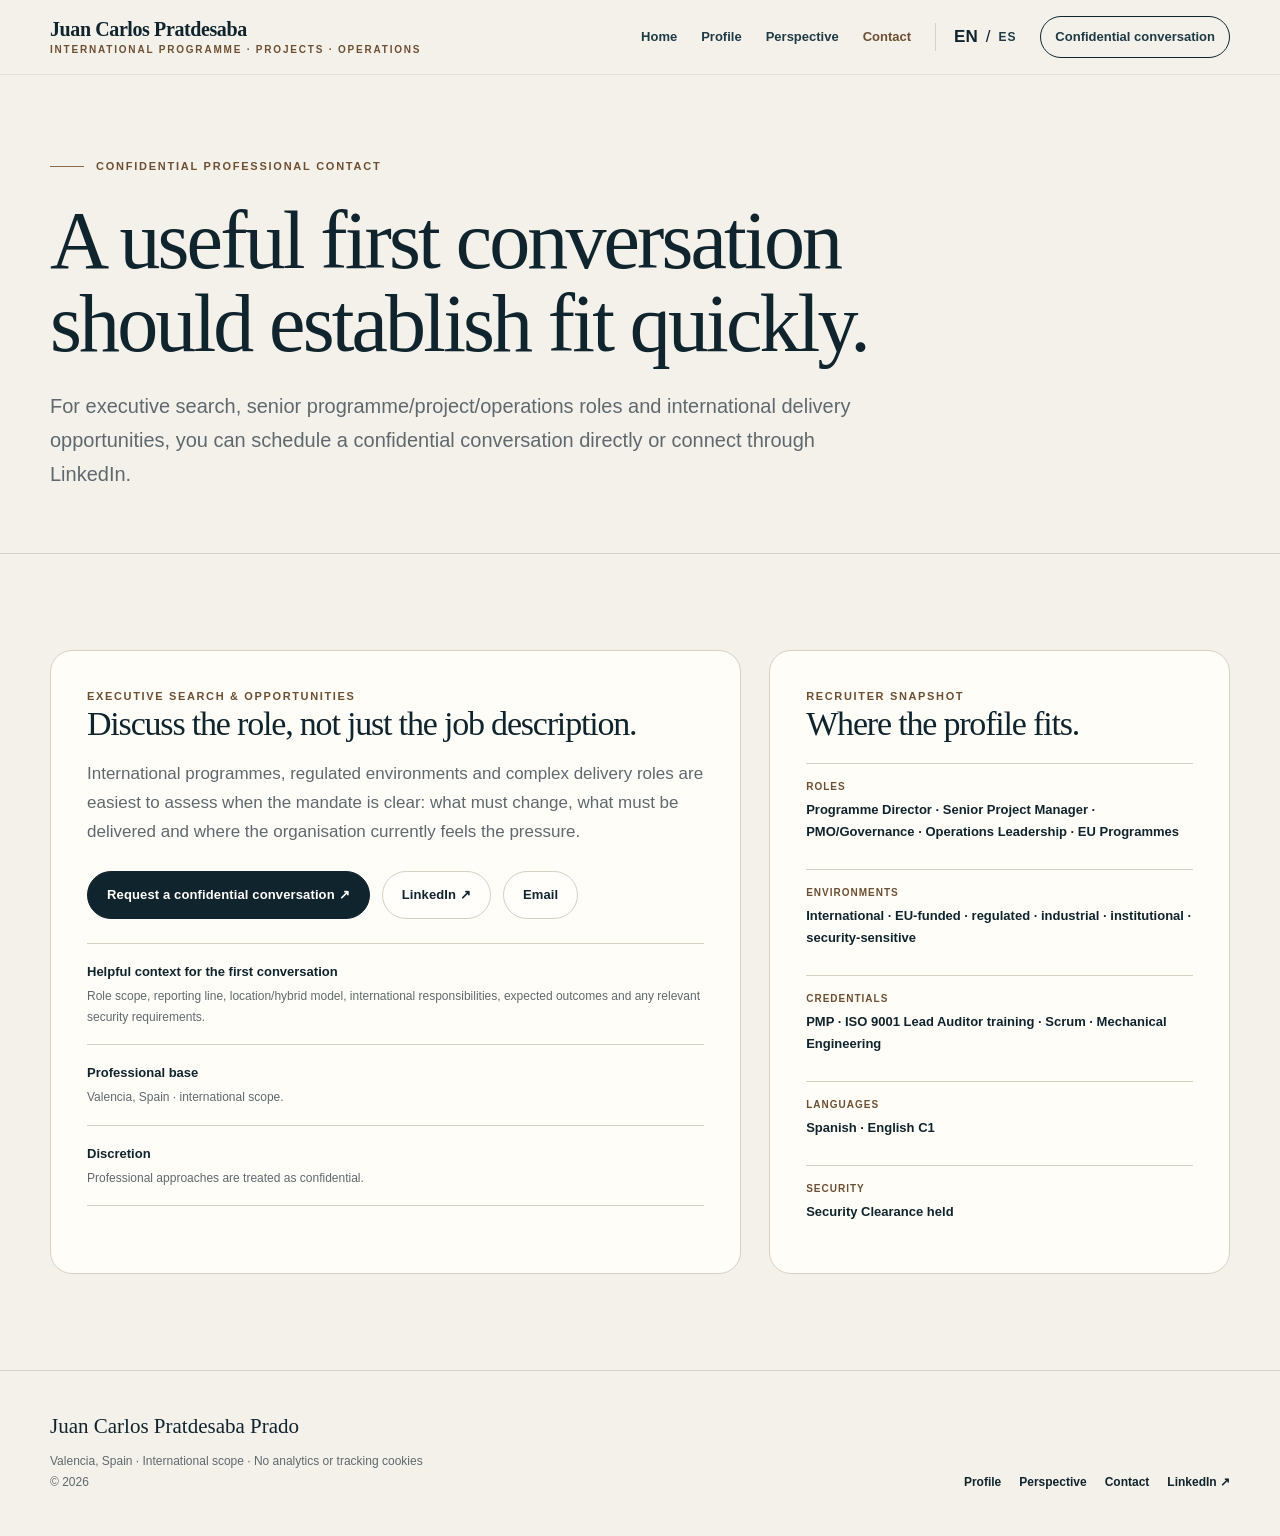
<file: contact.html>
<!DOCTYPE html>
<html lang="en">
<head>
    <meta charset="UTF-8">
    <meta name="viewport" content="width=device-width, initial-scale=1.0">
    <meta name="theme-color" content="#f4f1ea">
    <title>Confidential Professional Contact | Juan Carlos Pratdesaba Prado</title>
    <meta name="description" content="Confidential contact for executive search, senior programme, project, operations, PMO/governance and international delivery opportunities.">
    <link rel="canonical" href="https://madeprat.github.io/portfoliojcpp/contact.html">
    <link rel="alternate" hreflang="es" href="https://madeprat.github.io/portfoliojcpp/es/contacto.html">
    <link rel="icon" href="assets/img/favicon.svg" type="image/svg+xml">
    <link rel="stylesheet" href="assets/css/styles.css">
    <meta property="og:type" content="website">
    <meta property="og:title" content="Confidential Professional Contact | Juan Carlos Pratdesaba Prado">
    <meta property="og:description" content="Confidential contact for executive search, senior programme, project, operations, PMO/governance and international delivery opportunities.">
    <meta property="og:url" content="https://madeprat.github.io/portfoliojcpp/contact.html">
    <meta property="og:image" content="https://madeprat.github.io/portfoliojcpp/assets/img/juan-carlos-pratdesaba.jpg">
    <meta property="og:image:alt" content="Juan Carlos Pratdesaba Prado">
    <meta name="twitter:card" content="summary_large_image">
</head><body>
<a class="skip-link" href="#main">Skip to content</a>
<header class="site-header">
  <div class="container navbar">
    <a class="brand" href="index.html"><strong>Juan Carlos Pratdesaba</strong><span>International programme · projects · operations</span></a>
    <button class="nav-toggle" aria-label="Open navigation" aria-expanded="false"><span></span></button>
    <nav class="nav-links" aria-label="Primary navigation">
      <a href="index.html">Home</a><a href="profile.html">Profile</a><a href="perspective.html">Perspective</a><a href="contact.html" aria-current="page">Contact</a>
      <div class="lang"><strong>EN</strong><span>/</span><a href="es/contacto.html" lang="es" hreflang="es">ES</a></div>
      <a class="header-cta" href="contact.html">Confidential conversation</a>
    </nav>
  </div>
</header>
<main id="main">
  <section class="page-hero"><div class="container reveal"><div class="eyebrow">Confidential professional contact</div><h1>A useful first conversation should establish fit quickly.</h1><p class="page-lead">For executive search, senior programme/project/operations roles and international delivery opportunities, you can schedule a confidential conversation directly or connect through LinkedIn.</p></div></section>
  <section class="section"><div class="container contact-grid">
    <div class="contact-main reveal"><div class="kicker">Executive search &amp; opportunities</div><h2>Discuss the role, not just the job description.</h2><p>International programmes, regulated environments and complex delivery roles are easiest to assess when the mandate is clear: what must change, what must be delivered and where the organisation currently feels the pressure.</p><div class="contact-actions"><a class="btn btn-primary" href="https://calendar.app.google/ec8f6LnUrZG1tNmG7" target="_blank" rel="noopener">Request a confidential conversation ↗</a><a class="btn btn-secondary" href="https://www.linkedin.com/in/jcpratdesaba/" target="_blank" rel="noopener">LinkedIn ↗</a><a class="btn btn-secondary" href="mailto:jcpratdesaba@gmail.com?subject=Confidential%20professional%20opportunity%20-%20Juan%20Carlos%20Pratdesaba">Email</a></div>
      <div class="context-list"><div class="context-item"><strong>Helpful context for the first conversation</strong><span>Role scope, reporting line, location/hybrid model, international responsibilities, expected outcomes and any relevant security requirements.</span></div><div class="context-item"><strong>Professional base</strong><span>Valencia, Spain · international scope.</span></div><div class="context-item"><strong>Discretion</strong><span>Professional approaches are treated as confidential.</span></div></div>
    </div>
    <aside class="contact-side reveal"><div class="kicker">Recruiter snapshot</div><h2>Where the profile fits.</h2><div class="recruiter-snapshot"><div class="snapshot-row"><span>Roles</span><strong>Programme Director · Senior Project Manager · PMO/Governance · Operations Leadership · EU Programmes</strong></div><div class="snapshot-row"><span>Environments</span><strong>International · EU-funded · regulated · industrial · institutional · security-sensitive</strong></div><div class="snapshot-row"><span>Credentials</span><strong>PMP · ISO 9001 Lead Auditor training · Scrum · Mechanical Engineering</strong></div><div class="snapshot-row"><span>Languages</span><strong>Spanish · English C1</strong></div><div class="snapshot-row"><span>Security</span><strong>Security Clearance held</strong></div></div></aside>
  </div></section>
</main>
<footer class="site-footer">
  <div class="container footer-grid">
    <div><div class="footer-name">Juan Carlos Pratdesaba Prado</div><div class="footer-meta">Valencia, Spain · International scope · No analytics or tracking cookies<br>© <span data-year>2026</span></div></div>
    <div class="footer-links"><a href="profile.html">Profile</a><a href="perspective.html">Perspective</a><a href="contact.html">Contact</a><a href="https://www.linkedin.com/in/jcpratdesaba/" target="_blank" rel="noopener">LinkedIn ↗</a></div>
  </div>
</footer>
<script src="assets/js/main.js" defer></script>
</body>
</html>
</file>
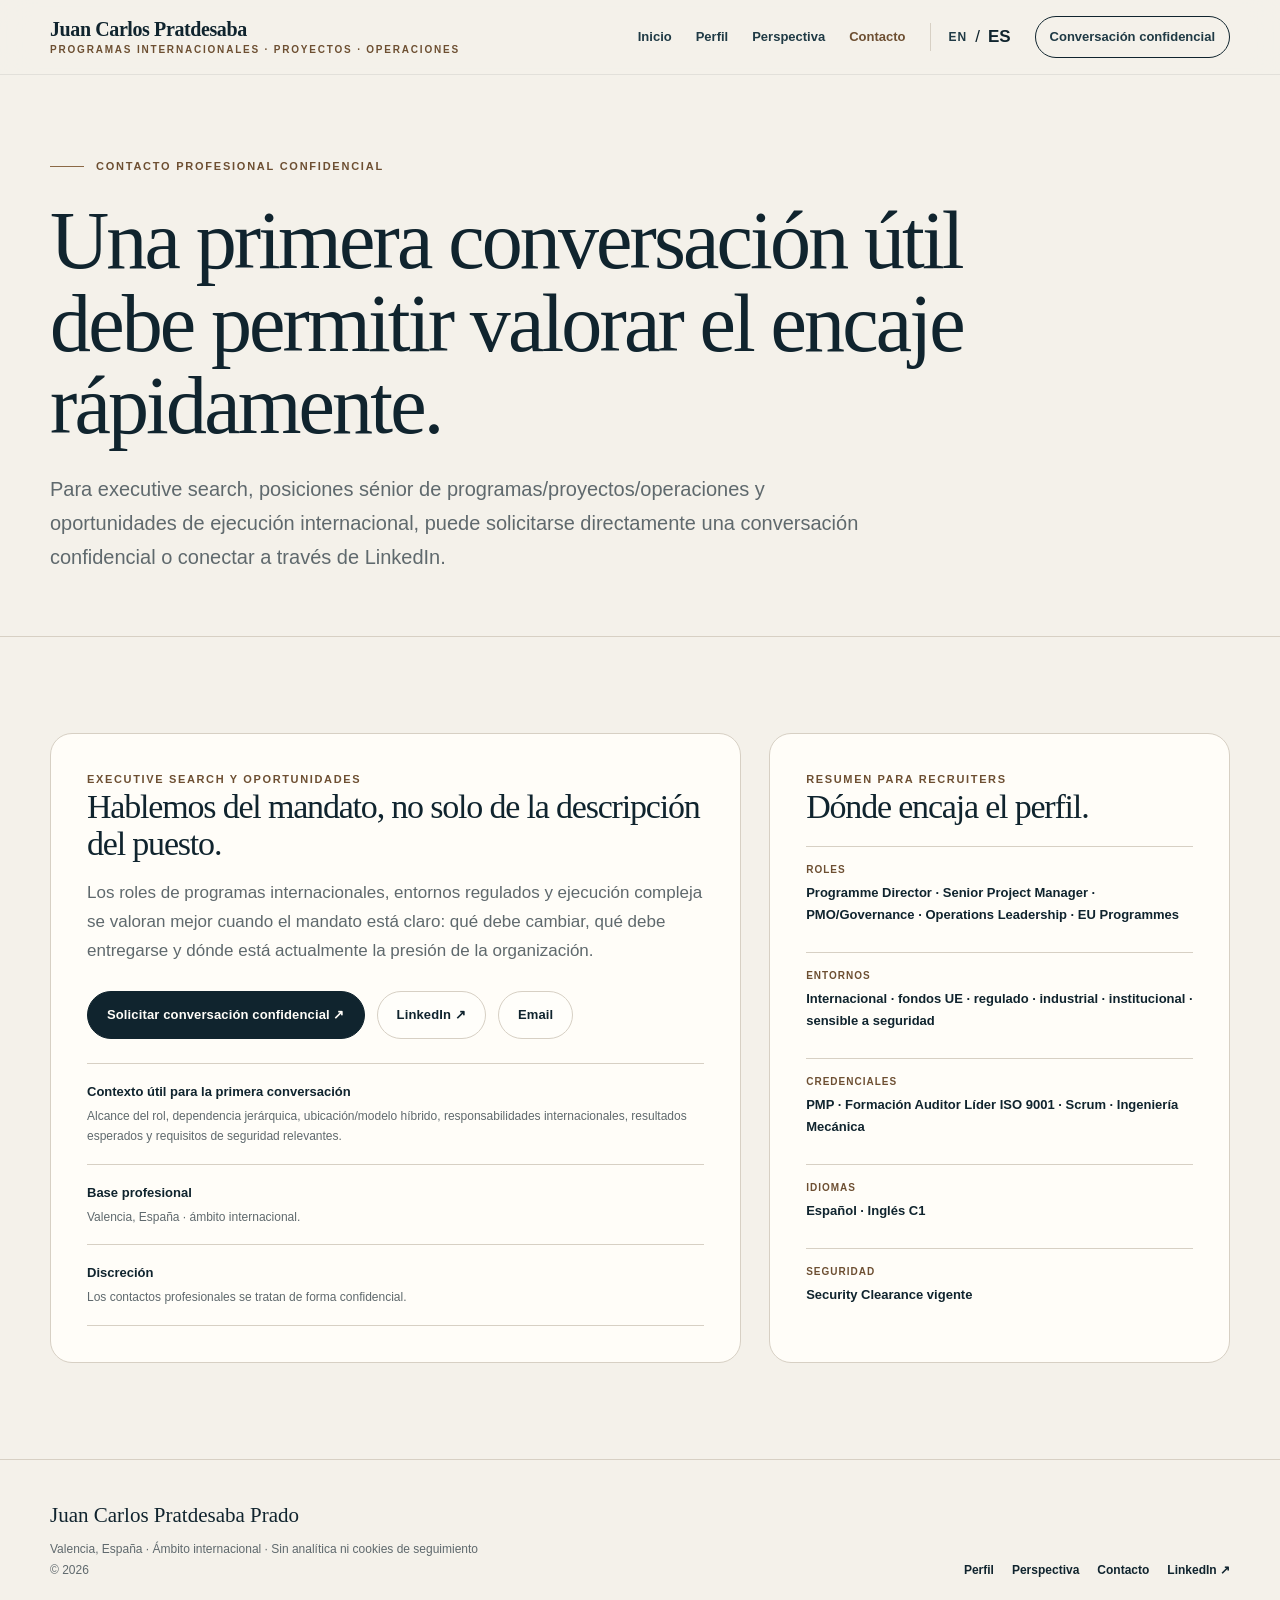
<file: contacto.html>
<!DOCTYPE html>
<html lang="es">
<head>
    <meta charset="UTF-8">
    <meta name="viewport" content="width=device-width, initial-scale=1.0">
    <meta name="theme-color" content="#f4f1ea">
    <title>Contacto Profesional Confidencial | Juan Carlos Pratdesaba Prado</title>
    <meta name="description" content="Contacto confidencial para executive search y posiciones sénior de programas, proyectos, operaciones, PMO/gobernanza y ejecución internacional.">
    <link rel="canonical" href="https://madeprat.github.io/portfoliojcpp/es/contacto.html">
    <link rel="alternate" hreflang="en" href="https://madeprat.github.io/portfoliojcpp/contact.html">
    <link rel="icon" href="../assets/img/favicon.svg" type="image/svg+xml">
    <link rel="stylesheet" href="../assets/css/styles.css">
    <meta property="og:type" content="website">
    <meta property="og:title" content="Contacto Profesional Confidencial | Juan Carlos Pratdesaba Prado">
    <meta property="og:description" content="Contacto confidencial para executive search y posiciones sénior de programas, proyectos, operaciones, PMO/gobernanza y ejecución internacional.">
    <meta property="og:url" content="https://madeprat.github.io/portfoliojcpp/es/contacto.html">
    <meta property="og:image" content="https://madeprat.github.io/portfoliojcpp/assets/img/juan-carlos-pratdesaba.jpg">
    <meta property="og:image:alt" content="Juan Carlos Pratdesaba Prado">
    <meta name="twitter:card" content="summary_large_image">
</head><body>
<a class="skip-link" href="#main">Saltar al contenido</a>
<header class="site-header">
  <div class="container navbar">
    <a class="brand" href="index.html"><strong>Juan Carlos Pratdesaba</strong><span>Programas internacionales · proyectos · operaciones</span></a>
    <button class="nav-toggle" aria-label="Abrir navegación" aria-expanded="false"><span></span></button>
    <nav class="nav-links" aria-label="Navegación principal">
      <a href="index.html">Inicio</a><a href="perfil.html">Perfil</a><a href="perspectiva.html">Perspectiva</a><a href="contacto.html" aria-current="page">Contacto</a>
      <div class="lang"><a href="../contact.html" lang="en" hreflang="en">EN</a><span>/</span><strong>ES</strong></div>
      <a class="header-cta" href="contacto.html">Conversación confidencial</a>
    </nav>
  </div>
</header>
<main id="main"><section class="page-hero"><div class="container reveal"><div class="eyebrow">Contacto profesional confidencial</div><h1>Una primera conversación útil debe permitir valorar el encaje rápidamente.</h1><p class="page-lead">Para executive search, posiciones sénior de programas/proyectos/operaciones y oportunidades de ejecución internacional, puede solicitarse directamente una conversación confidencial o conectar a través de LinkedIn.</p></div></section><section class="section"><div class="container contact-grid"><div class="contact-main reveal"><div class="kicker">Executive search y oportunidades</div><h2>Hablemos del mandato, no solo de la descripción del puesto.</h2><p>Los roles de programas internacionales, entornos regulados y ejecución compleja se valoran mejor cuando el mandato está claro: qué debe cambiar, qué debe entregarse y dónde está actualmente la presión de la organización.</p><div class="contact-actions"><a class="btn btn-primary" href="https://calendar.app.google/ec8f6LnUrZG1tNmG7" target="_blank" rel="noopener">Solicitar conversación confidencial ↗</a><a class="btn btn-secondary" href="https://www.linkedin.com/in/jcpratdesaba/" target="_blank" rel="noopener">LinkedIn ↗</a><a class="btn btn-secondary" href="mailto:jcpratdesaba@gmail.com?subject=Oportunidad%20profesional%20confidencial%20-%20Juan%20Carlos%20Pratdesaba">Email</a></div><div class="context-list"><div class="context-item"><strong>Contexto útil para la primera conversación</strong><span>Alcance del rol, dependencia jerárquica, ubicación/modelo híbrido, responsabilidades internacionales, resultados esperados y requisitos de seguridad relevantes.</span></div><div class="context-item"><strong>Base profesional</strong><span>Valencia, España · ámbito internacional.</span></div><div class="context-item"><strong>Discreción</strong><span>Los contactos profesionales se tratan de forma confidencial.</span></div></div></div><aside class="contact-side reveal"><div class="kicker">Resumen para recruiters</div><h2>Dónde encaja el perfil.</h2><div class="recruiter-snapshot"><div class="snapshot-row"><span>Roles</span><strong>Programme Director · Senior Project Manager · PMO/Governance · Operations Leadership · EU Programmes</strong></div><div class="snapshot-row"><span>Entornos</span><strong>Internacional · fondos UE · regulado · industrial · institucional · sensible a seguridad</strong></div><div class="snapshot-row"><span>Credenciales</span><strong>PMP · Formación Auditor Líder ISO 9001 · Scrum · Ingeniería Mecánica</strong></div><div class="snapshot-row"><span>Idiomas</span><strong>Español · Inglés C1</strong></div><div class="snapshot-row"><span>Seguridad</span><strong>Security Clearance vigente</strong></div></div></aside></div></section></main>
<footer class="site-footer">
  <div class="container footer-grid">
    <div><div class="footer-name">Juan Carlos Pratdesaba Prado</div><div class="footer-meta">Valencia, España · Ámbito internacional · Sin analítica ni cookies de seguimiento<br>© <span data-year>2026</span></div></div>
    <div class="footer-links"><a href="perfil.html">Perfil</a><a href="perspectiva.html">Perspectiva</a><a href="contacto.html">Contacto</a><a href="https://www.linkedin.com/in/jcpratdesaba/" target="_blank" rel="noopener">LinkedIn ↗</a></div>
  </div>
</footer>
<script src="../assets/js/main.js" defer></script>
</body>
</html>
</file>
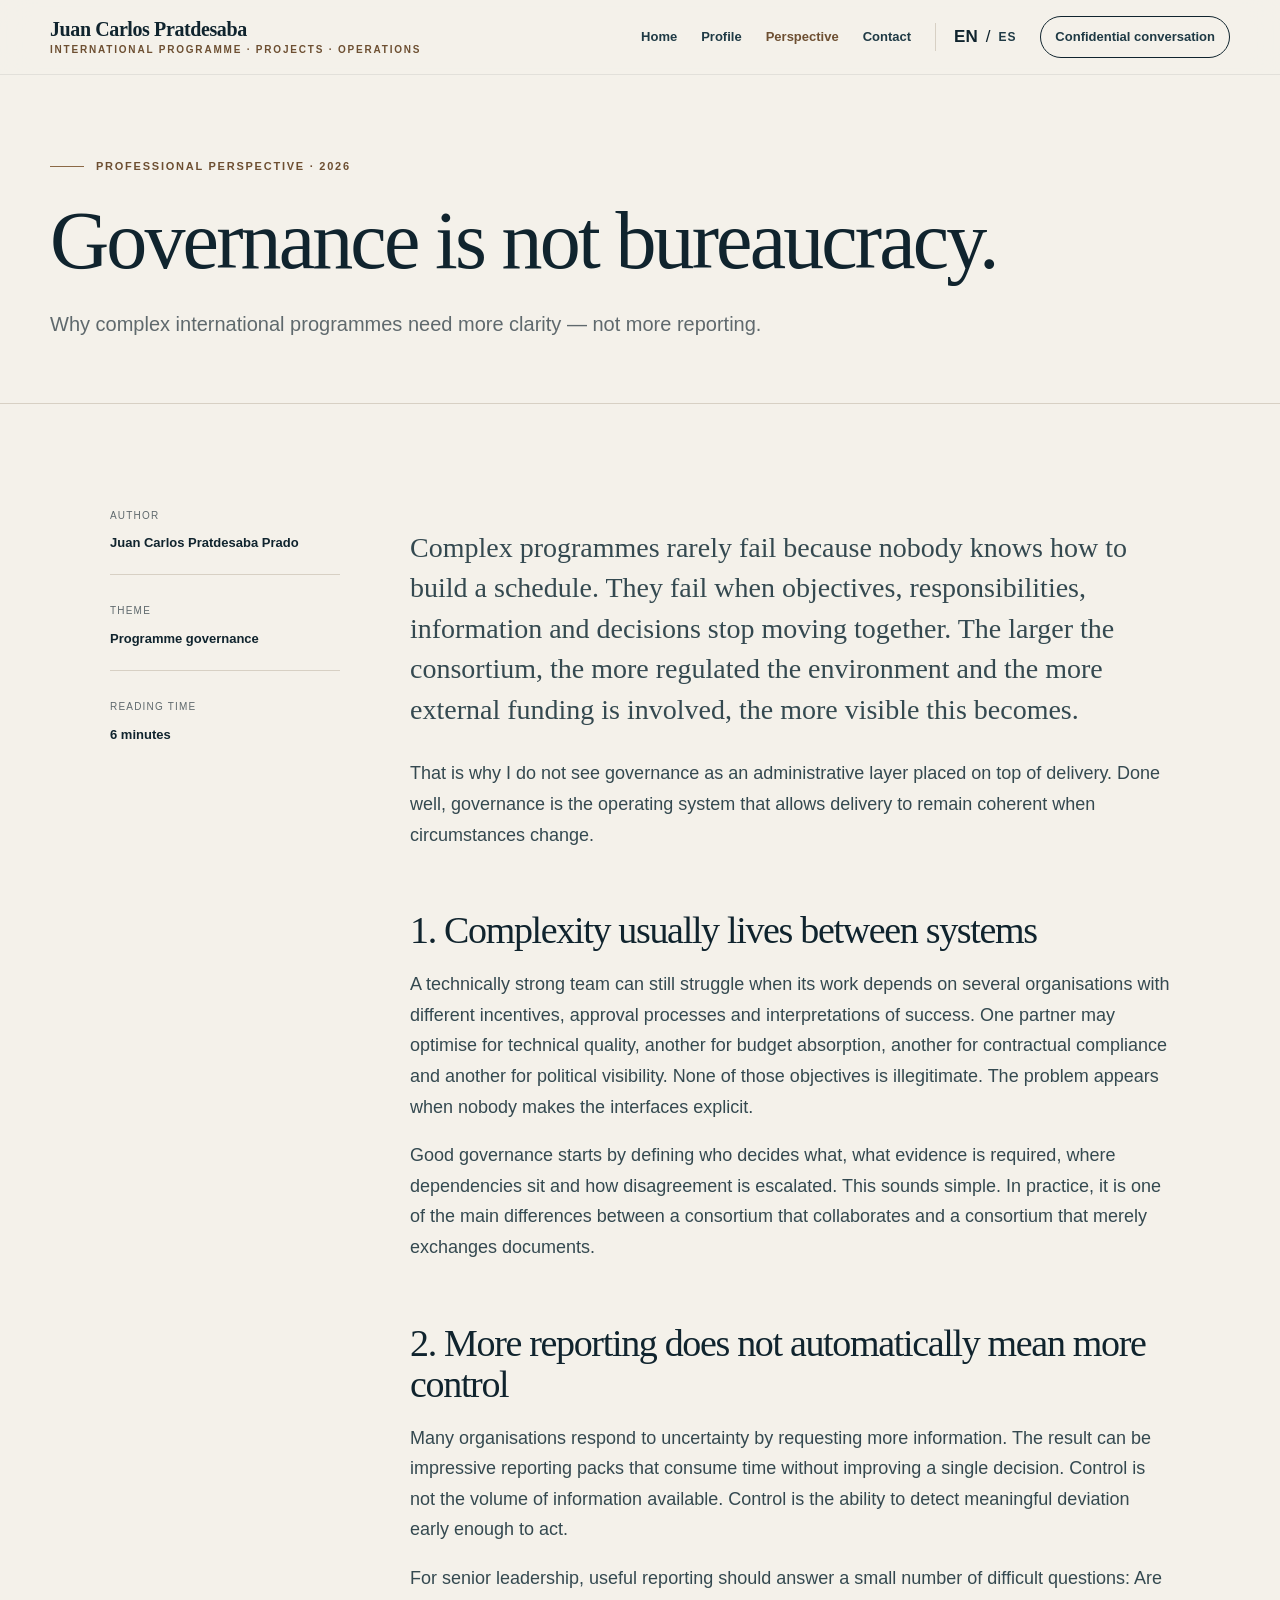
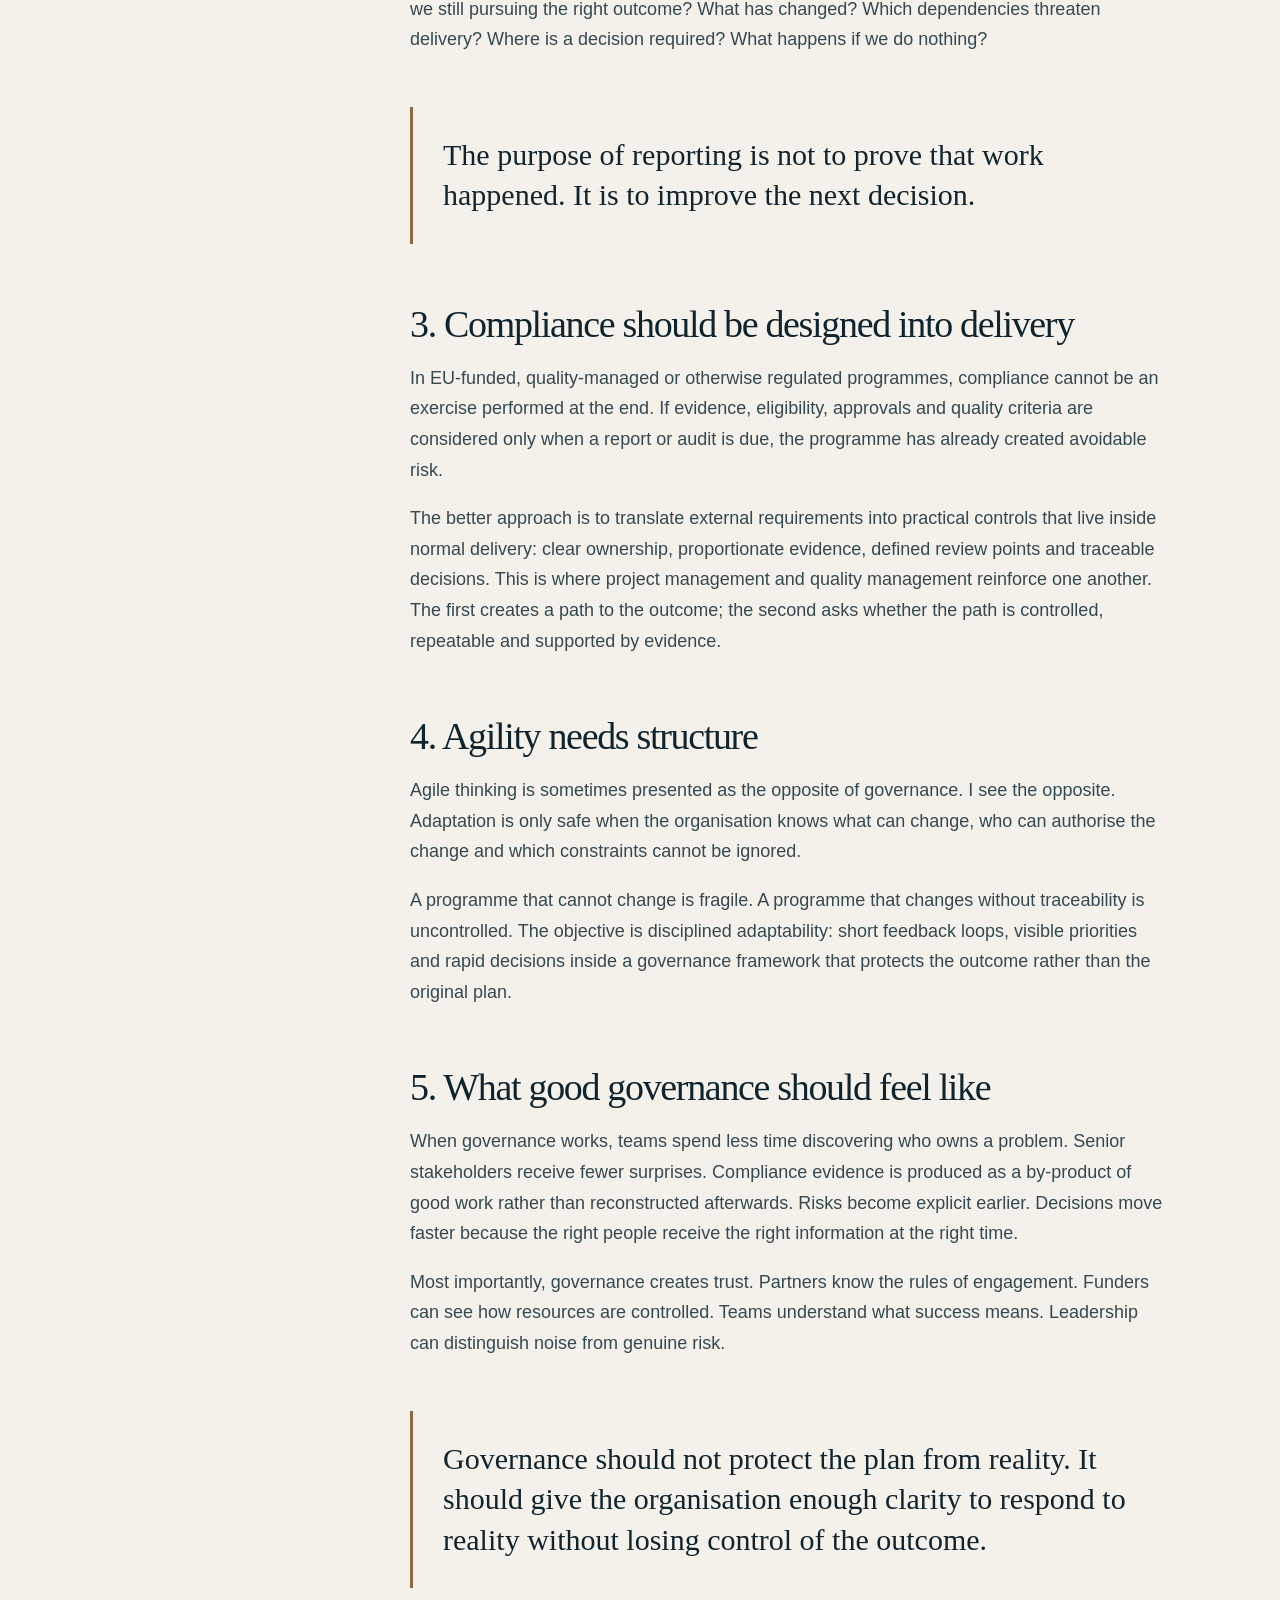
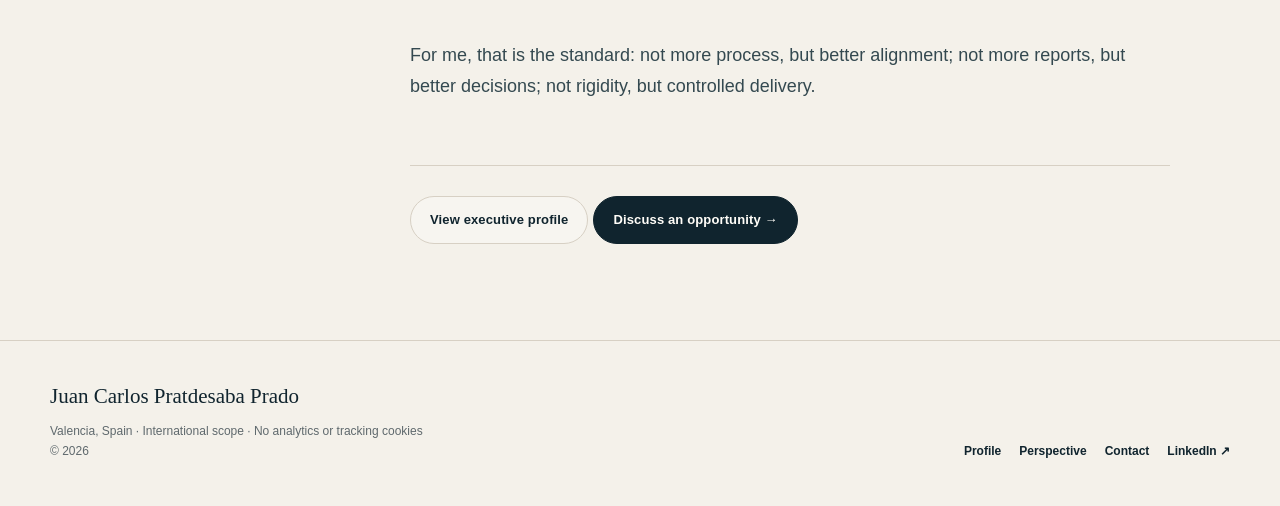
<file: perspective.html>
<!DOCTYPE html>
<html lang="en">
<head>
    <meta charset="UTF-8">
    <meta name="viewport" content="width=device-width, initial-scale=1.0">
    <meta name="theme-color" content="#f4f1ea">
    <title>Governance is not bureaucracy | Juan Carlos Pratdesaba Prado</title>
    <meta name="description" content="A professional perspective on governance, decision rights, compliance and adaptability in complex international programmes.">
    <link rel="canonical" href="https://madeprat.github.io/portfoliojcpp/perspective.html">
    <link rel="alternate" hreflang="es" href="https://madeprat.github.io/portfoliojcpp/es/perspectiva.html">
    <link rel="icon" href="assets/img/favicon.svg" type="image/svg+xml">
    <link rel="stylesheet" href="assets/css/styles.css">
    <meta property="og:type" content="website">
    <meta property="og:title" content="Governance is not bureaucracy | Juan Carlos Pratdesaba Prado">
    <meta property="og:description" content="A professional perspective on governance, decision rights, compliance and adaptability in complex international programmes.">
    <meta property="og:url" content="https://madeprat.github.io/portfoliojcpp/perspective.html">
    <meta property="og:image" content="https://madeprat.github.io/portfoliojcpp/assets/img/juan-carlos-pratdesaba.jpg">
    <meta property="og:image:alt" content="Juan Carlos Pratdesaba Prado">
    <meta name="twitter:card" content="summary_large_image">
</head><body>
<a class="skip-link" href="#main">Skip to content</a>
<header class="site-header">
  <div class="container navbar">
    <a class="brand" href="index.html"><strong>Juan Carlos Pratdesaba</strong><span>International programme · projects · operations</span></a>
    <button class="nav-toggle" aria-label="Open navigation" aria-expanded="false"><span></span></button>
    <nav class="nav-links" aria-label="Primary navigation">
      <a href="index.html">Home</a><a href="profile.html">Profile</a><a href="perspective.html" aria-current="page">Perspective</a><a href="contact.html">Contact</a>
      <div class="lang"><strong>EN</strong><span>/</span><a href="es/perspectiva.html" lang="es" hreflang="es">ES</a></div>
      <a class="header-cta" href="contact.html">Confidential conversation</a>
    </nav>
  </div>
</header>
<main id="main">
  <section class="page-hero"><div class="container reveal"><div class="eyebrow">Professional perspective · 2026</div><h1>Governance is not bureaucracy.</h1><p class="page-lead">Why complex international programmes need more clarity — not more reporting.</p></div></section>
  <section class="section"><div class="container article-layout">
    <aside class="article-meta reveal"><div><span class="label">Author</span><strong>Juan Carlos Pratdesaba Prado</strong></div><hr><div><span class="label">Theme</span><strong>Programme governance</strong></div><hr><div><span class="label">Reading time</span><strong>6 minutes</strong></div></aside>
    <article class="article-body reveal">
      <p>Complex programmes rarely fail because nobody knows how to build a schedule. They fail when objectives, responsibilities, information and decisions stop moving together. The larger the consortium, the more regulated the environment and the more external funding is involved, the more visible this becomes.</p>
      <p>That is why I do not see governance as an administrative layer placed on top of delivery. Done well, governance is the operating system that allows delivery to remain coherent when circumstances change.</p>

      <h2>1. Complexity usually lives between systems</h2>
      <p>A technically strong team can still struggle when its work depends on several organisations with different incentives, approval processes and interpretations of success. One partner may optimise for technical quality, another for budget absorption, another for contractual compliance and another for political visibility. None of those objectives is illegitimate. The problem appears when nobody makes the interfaces explicit.</p>
      <p>Good governance starts by defining who decides what, what evidence is required, where dependencies sit and how disagreement is escalated. This sounds simple. In practice, it is one of the main differences between a consortium that collaborates and a consortium that merely exchanges documents.</p>

      <h2>2. More reporting does not automatically mean more control</h2>
      <p>Many organisations respond to uncertainty by requesting more information. The result can be impressive reporting packs that consume time without improving a single decision. Control is not the volume of information available. Control is the ability to detect meaningful deviation early enough to act.</p>
      <p>For senior leadership, useful reporting should answer a small number of difficult questions: Are we still pursuing the right outcome? What has changed? Which dependencies threaten delivery? Where is a decision required? What happens if we do nothing?</p>
      <div class="pullquote">The purpose of reporting is not to prove that work happened. It is to improve the next decision.</div>

      <h2>3. Compliance should be designed into delivery</h2>
      <p>In EU-funded, quality-managed or otherwise regulated programmes, compliance cannot be an exercise performed at the end. If evidence, eligibility, approvals and quality criteria are considered only when a report or audit is due, the programme has already created avoidable risk.</p>
      <p>The better approach is to translate external requirements into practical controls that live inside normal delivery: clear ownership, proportionate evidence, defined review points and traceable decisions. This is where project management and quality management reinforce one another. The first creates a path to the outcome; the second asks whether the path is controlled, repeatable and supported by evidence.</p>

      <h2>4. Agility needs structure</h2>
      <p>Agile thinking is sometimes presented as the opposite of governance. I see the opposite. Adaptation is only safe when the organisation knows what can change, who can authorise the change and which constraints cannot be ignored.</p>
      <p>A programme that cannot change is fragile. A programme that changes without traceability is uncontrolled. The objective is disciplined adaptability: short feedback loops, visible priorities and rapid decisions inside a governance framework that protects the outcome rather than the original plan.</p>

      <h2>5. What good governance should feel like</h2>
      <p>When governance works, teams spend less time discovering who owns a problem. Senior stakeholders receive fewer surprises. Compliance evidence is produced as a by-product of good work rather than reconstructed afterwards. Risks become explicit earlier. Decisions move faster because the right people receive the right information at the right time.</p>
      <p>Most importantly, governance creates trust. Partners know the rules of engagement. Funders can see how resources are controlled. Teams understand what success means. Leadership can distinguish noise from genuine risk.</p>
      <div class="pullquote">Governance should not protect the plan from reality. It should give the organisation enough clarity to respond to reality without losing control of the outcome.</div>
      <p>For me, that is the standard: not more process, but better alignment; not more reports, but better decisions; not rigidity, but controlled delivery.</p>
      <div class="article-end"><a class="btn btn-secondary" href="profile.html">View executive profile</a> <a class="btn btn-primary" href="contact.html">Discuss an opportunity →</a></div>
    </article>
  </div></section>
</main>
<footer class="site-footer">
  <div class="container footer-grid">
    <div><div class="footer-name">Juan Carlos Pratdesaba Prado</div><div class="footer-meta">Valencia, Spain · International scope · No analytics or tracking cookies<br>© <span data-year>2026</span></div></div>
    <div class="footer-links"><a href="profile.html">Profile</a><a href="perspective.html">Perspective</a><a href="contact.html">Contact</a><a href="https://www.linkedin.com/in/jcpratdesaba/" target="_blank" rel="noopener">LinkedIn ↗</a></div>
  </div>
</footer>
<script src="assets/js/main.js" defer></script>
</body>
</html>
</file>
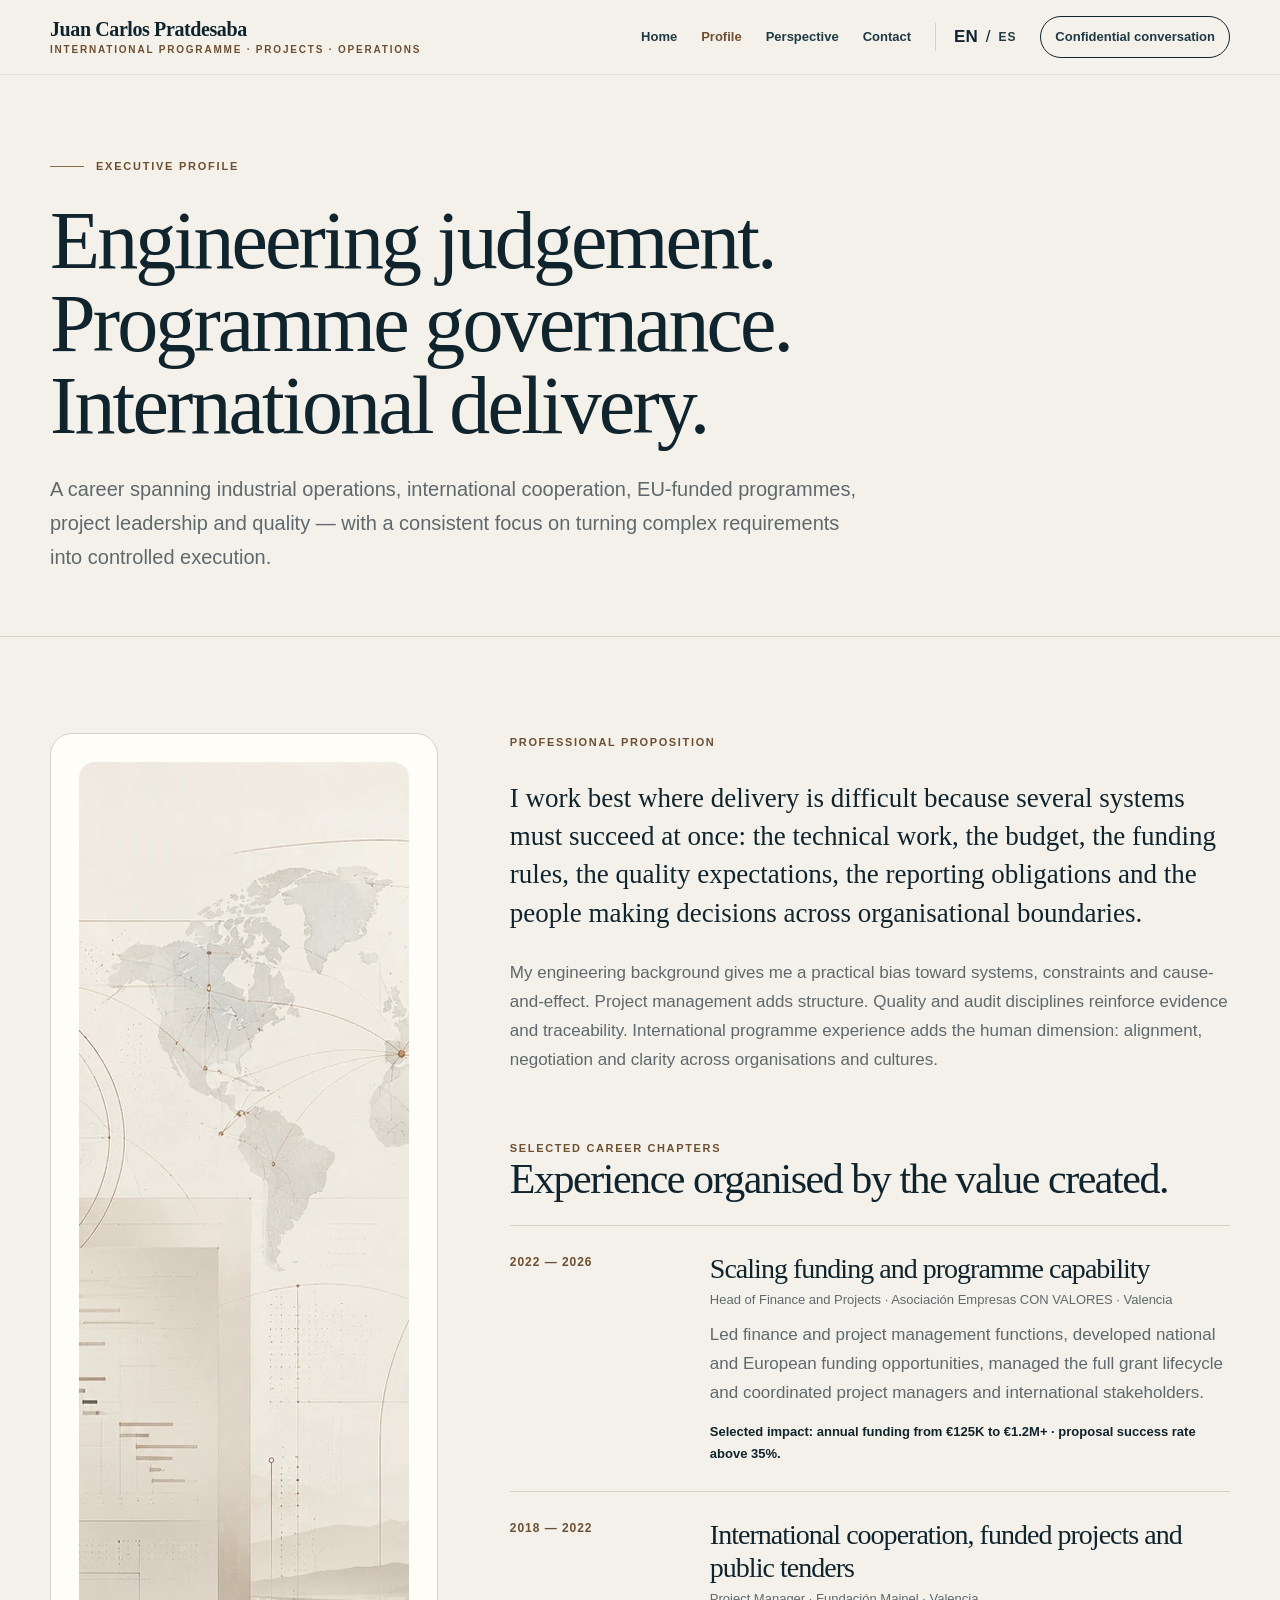
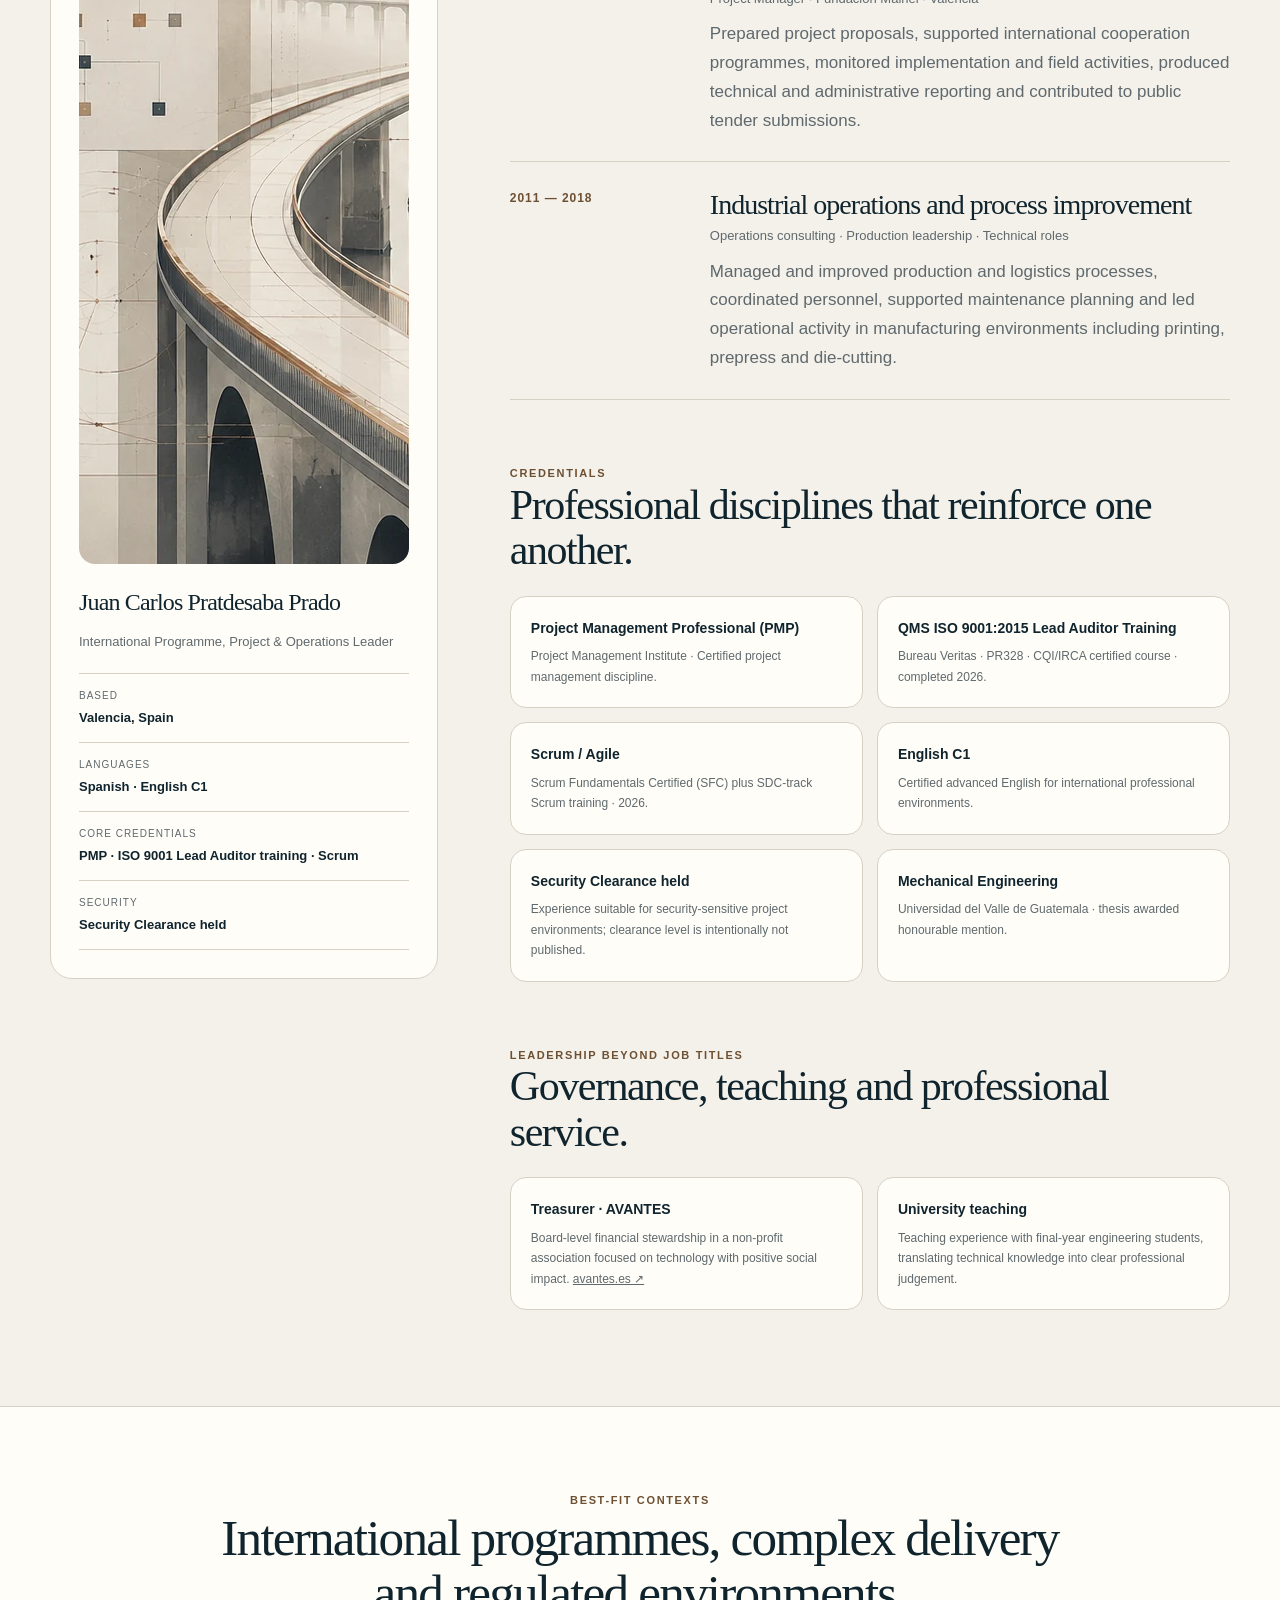
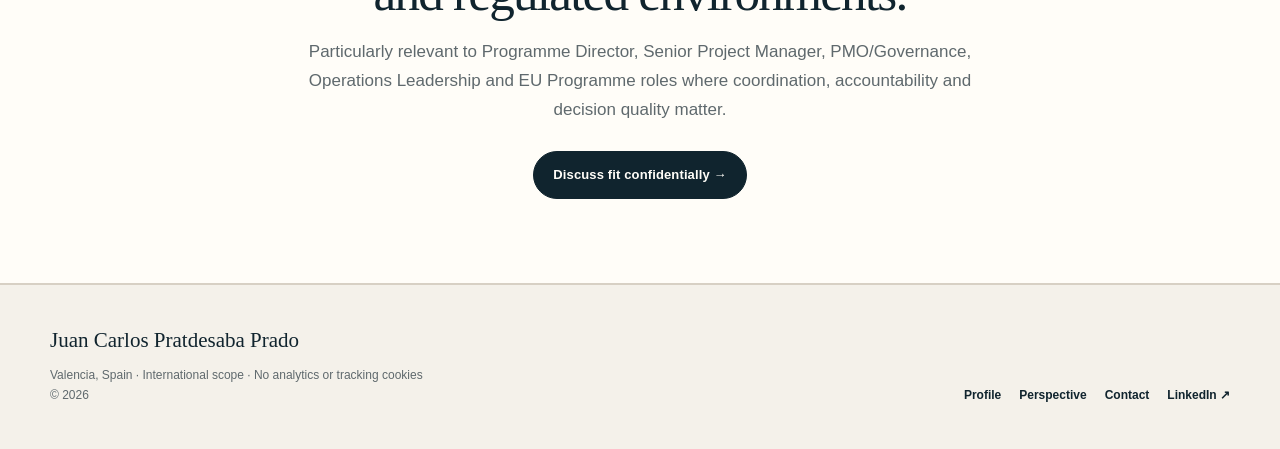
<file: profile.html>
<!DOCTYPE html>
<html lang="en">
<head>
    <meta charset="UTF-8">
    <meta name="viewport" content="width=device-width, initial-scale=1.0">
    <meta name="theme-color" content="#f4f1ea">
    <title>Executive Profile | Juan Carlos Pratdesaba Prado</title>
    <meta name="description" content="Executive profile: international programme, project and operations leadership, EU-funded programmes, industrial operations, governance, quality and credentials.">
    <link rel="canonical" href="https://madeprat.github.io/portfoliojcpp/profile.html">
    <link rel="alternate" hreflang="es" href="https://madeprat.github.io/portfoliojcpp/es/perfil.html">
    <link rel="icon" href="assets/img/favicon.svg" type="image/svg+xml">
    <link rel="stylesheet" href="assets/css/styles.css">
    <meta property="og:type" content="website">
    <meta property="og:title" content="Executive Profile | Juan Carlos Pratdesaba Prado">
    <meta property="og:description" content="Executive profile: international programme, project and operations leadership, EU-funded programmes, industrial operations, governance, quality and credentials.">
    <meta property="og:url" content="https://madeprat.github.io/portfoliojcpp/profile.html">
    <meta property="og:image" content="https://madeprat.github.io/portfoliojcpp/assets/img/juan-carlos-pratdesaba.jpg">
    <meta property="og:image:alt" content="Juan Carlos Pratdesaba Prado">
    <meta name="twitter:card" content="summary_large_image">
</head><body>
<a class="skip-link" href="#main">Skip to content</a>
<header class="site-header">
  <div class="container navbar">
    <a class="brand" href="index.html"><strong>Juan Carlos Pratdesaba</strong><span>International programme · projects · operations</span></a>
    <button class="nav-toggle" aria-label="Open navigation" aria-expanded="false"><span></span></button>
    <nav class="nav-links" aria-label="Primary navigation">
      <a href="index.html">Home</a><a href="profile.html" aria-current="page">Profile</a><a href="perspective.html">Perspective</a><a href="contact.html">Contact</a>
      <div class="lang"><strong>EN</strong><span>/</span><a href="es/perfil.html" lang="es" hreflang="es">ES</a></div>
      <a class="header-cta" href="contact.html">Confidential conversation</a>
    </nav>
  </div>
</header>
<main id="main">
  <section class="page-hero"><div class="container reveal"><div class="eyebrow">Executive profile</div><h1>Engineering judgement. Programme governance. International delivery.</h1><p class="page-lead">A career spanning industrial operations, international cooperation, EU-funded programmes, project leadership and quality — with a consistent focus on turning complex requirements into controlled execution.</p></div></section>
  <section class="section"><div class="container profile-grid">
    <aside class="sidebar-card reveal">
      <img
        src="assets/img/executive-governance.webp"
        alt="Conceptual representation of engineering judgement, programme governance and international delivery"
        width="1122"
        height="1402"
        style="width:100%; aspect-ratio:4 / 5; object-fit:cover; object-position:center;"
      >
      <div><h3>Juan Carlos Pratdesaba Prado</h3><p>International Programme, Project &amp; Operations Leader</p>
      <div class="quick-facts"><div><span>Based</span><strong>Valencia, Spain</strong></div><div><span>Languages</span><strong>Spanish · English C1</strong></div><div><span>Core credentials</span><strong>PMP · ISO 9001 Lead Auditor training · Scrum</strong></div><div><span>Security</span><strong>Security Clearance held</strong></div></div></div>
    </aside>
    <div>
      <section class="content-block reveal"><div class="kicker">Professional proposition</div><p class="lead-paragraph">I work best where delivery is difficult because several systems must succeed at once: the technical work, the budget, the funding rules, the quality expectations, the reporting obligations and the people making decisions across organisational boundaries.</p><p class="muted">My engineering background gives me a practical bias toward systems, constraints and cause-and-effect. Project management adds structure. Quality and audit disciplines reinforce evidence and traceability. International programme experience adds the human dimension: alignment, negotiation and clarity across organisations and cultures.</p></section>

      <section class="content-block reveal"><div class="kicker">Selected career chapters</div><h2>Experience organised by the value created.</h2>
        <article class="career-chapter"><div class="period">2022 — 2026</div><div><h3>Scaling funding and programme capability</h3><div class="org">Head of Finance and Projects · Asociación Empresas CON VALORES · Valencia</div><p>Led finance and project management functions, developed national and European funding opportunities, managed the full grant lifecycle and coordinated project managers and international stakeholders.</p><div class="inline-impact">Selected impact: annual funding from €125K to €1.2M+ · proposal success rate above 35%.</div></div></article>
        <article class="career-chapter"><div class="period">2018 — 2022</div><div><h3>International cooperation, funded projects and public tenders</h3><div class="org">Project Manager · Fundación Mainel · Valencia</div><p>Prepared project proposals, supported international cooperation programmes, monitored implementation and field activities, produced technical and administrative reporting and contributed to public tender submissions.</p></div></article>
        <article class="career-chapter"><div class="period">2011 — 2018</div><div><h3>Industrial operations and process improvement</h3><div class="org">Operations consulting · Production leadership · Technical roles</div><p>Managed and improved production and logistics processes, coordinated personnel, supported maintenance planning and led operational activity in manufacturing environments including printing, prepress and die-cutting.</p></div></article>
      </section>

      <section class="content-block reveal"><div class="kicker">Credentials</div><h2>Professional disciplines that reinforce one another.</h2>
        <div class="credential-grid">
          <div class="credential"><strong>Project Management Professional (PMP)</strong><span>Project Management Institute · Certified project management discipline.</span></div>
          <div class="credential"><strong>QMS ISO 9001:2015 Lead Auditor Training</strong><span>Bureau Veritas · PR328 · CQI/IRCA certified course · completed 2026.</span></div>
          <div class="credential"><strong>Scrum / Agile</strong><span>Scrum Fundamentals Certified (SFC) plus SDC-track Scrum training · 2026.</span></div>
          <div class="credential"><strong>English C1</strong><span>Certified advanced English for international professional environments.</span></div>
          <div class="credential"><strong>Security Clearance held</strong><span>Experience suitable for security-sensitive project environments; clearance level is intentionally not published.</span></div>
          <div class="credential"><strong>Mechanical Engineering</strong><span>Universidad del Valle de Guatemala · thesis awarded honourable mention.</span></div>
        </div>
      </section>

      <section class="content-block reveal"><div class="kicker">Leadership beyond job titles</div><h2>Governance, teaching and professional service.</h2>
        <div class="credential-grid">
          <div class="credential"><strong>Treasurer · AVANTES</strong><span>Board-level financial stewardship in a non-profit association focused on technology with positive social impact. <a href="https://www.avantes.es/" target="_blank" rel="noopener">avantes.es ↗</a></span></div>
          <div class="credential"><strong>University teaching</strong><span>Teaching experience with final-year engineering students, translating technical knowledge into clear professional judgement.</span></div>
        </div>
      </section>
    </div>
  </div></section>
  <section class="final-cta section-alt"><div class="container reveal"><div class="kicker">Best-fit contexts</div><h2>International programmes, complex delivery and regulated environments.</h2><p>Particularly relevant to Programme Director, Senior Project Manager, PMO/Governance, Operations Leadership and EU Programme roles where coordination, accountability and decision quality matter.</p><a class="btn btn-primary" href="contact.html">Discuss fit confidentially →</a></div></section>
</main>
<footer class="site-footer">
  <div class="container footer-grid">
    <div><div class="footer-name">Juan Carlos Pratdesaba Prado</div><div class="footer-meta">Valencia, Spain · International scope · No analytics or tracking cookies<br>© <span data-year>2026</span></div></div>
    <div class="footer-links"><a href="profile.html">Profile</a><a href="perspective.html">Perspective</a><a href="contact.html">Contact</a><a href="https://www.linkedin.com/in/jcpratdesaba/" target="_blank" rel="noopener">LinkedIn ↗</a></div>
  </div>
</footer>
<script src="assets/js/main.js" defer></script>
</body>
</html>
</file>
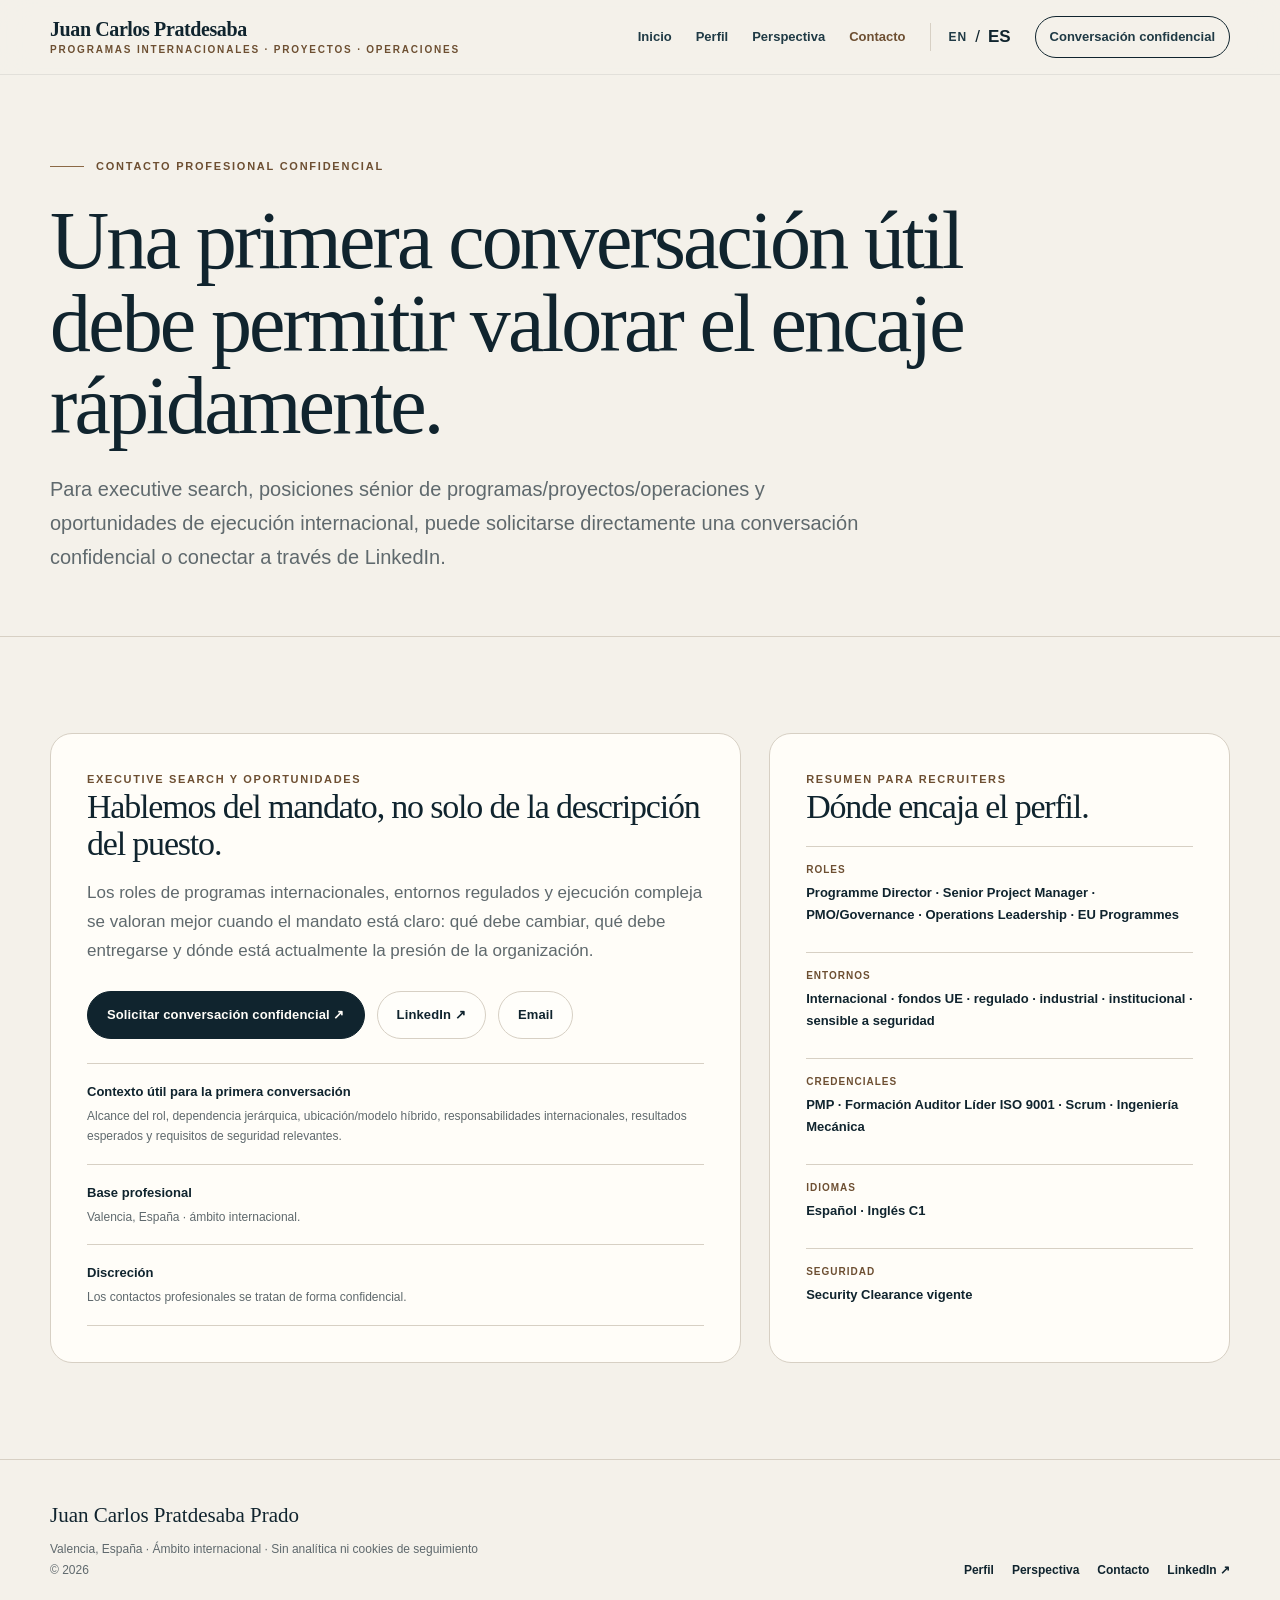
<file: es/contacto.html>
<!DOCTYPE html>
<html lang="es">
<head>
    <meta charset="UTF-8">
    <meta name="viewport" content="width=device-width, initial-scale=1.0">
    <meta name="theme-color" content="#f4f1ea">
    <title>Contacto Profesional Confidencial | Juan Carlos Pratdesaba Prado</title>
    <meta name="description" content="Contacto confidencial para executive search y posiciones sénior de programas, proyectos, operaciones, PMO/gobernanza y ejecución internacional.">
    <link rel="canonical" href="https://madeprat.github.io/portfoliojcpp/es/contacto.html">
    <link rel="alternate" hreflang="en" href="https://madeprat.github.io/portfoliojcpp/contact.html">
    <link rel="icon" href="../assets/img/favicon.svg" type="image/svg+xml">
    <link rel="stylesheet" href="../assets/css/styles.css">
    <meta property="og:type" content="website">
    <meta property="og:title" content="Contacto Profesional Confidencial | Juan Carlos Pratdesaba Prado">
    <meta property="og:description" content="Contacto confidencial para executive search y posiciones sénior de programas, proyectos, operaciones, PMO/gobernanza y ejecución internacional.">
    <meta property="og:url" content="https://madeprat.github.io/portfoliojcpp/es/contacto.html">
    <meta property="og:image" content="https://madeprat.github.io/portfoliojcpp/assets/img/juan-carlos-pratdesaba.jpg">
    <meta property="og:image:alt" content="Juan Carlos Pratdesaba Prado">
    <meta name="twitter:card" content="summary_large_image">
</head><body>
<a class="skip-link" href="#main">Saltar al contenido</a>
<header class="site-header">
  <div class="container navbar">
    <a class="brand" href="index.html"><strong>Juan Carlos Pratdesaba</strong><span>Programas internacionales · proyectos · operaciones</span></a>
    <button class="nav-toggle" aria-label="Abrir navegación" aria-expanded="false"><span></span></button>
    <nav class="nav-links" aria-label="Navegación principal">
      <a href="index.html">Inicio</a><a href="perfil.html">Perfil</a><a href="perspectiva.html">Perspectiva</a><a href="contacto.html" aria-current="page">Contacto</a>
      <div class="lang"><a href="../contact.html" lang="en" hreflang="en">EN</a><span>/</span><strong>ES</strong></div>
      <a class="header-cta" href="contacto.html">Conversación confidencial</a>
    </nav>
  </div>
</header>
<main id="main"><section class="page-hero"><div class="container reveal"><div class="eyebrow">Contacto profesional confidencial</div><h1>Una primera conversación útil debe permitir valorar el encaje rápidamente.</h1><p class="page-lead">Para executive search, posiciones sénior de programas/proyectos/operaciones y oportunidades de ejecución internacional, puede solicitarse directamente una conversación confidencial o conectar a través de LinkedIn.</p></div></section><section class="section"><div class="container contact-grid"><div class="contact-main reveal"><div class="kicker">Executive search y oportunidades</div><h2>Hablemos del mandato, no solo de la descripción del puesto.</h2><p>Los roles de programas internacionales, entornos regulados y ejecución compleja se valoran mejor cuando el mandato está claro: qué debe cambiar, qué debe entregarse y dónde está actualmente la presión de la organización.</p><div class="contact-actions"><a class="btn btn-primary" href="https://calendar.app.google/ec8f6LnUrZG1tNmG7" target="_blank" rel="noopener">Solicitar conversación confidencial ↗</a><a class="btn btn-secondary" href="https://www.linkedin.com/in/jcpratdesaba/" target="_blank" rel="noopener">LinkedIn ↗</a><a class="btn btn-secondary" href="mailto:jcpratdesaba@gmail.com?subject=Oportunidad%20profesional%20confidencial%20-%20Juan%20Carlos%20Pratdesaba">Email</a></div><div class="context-list"><div class="context-item"><strong>Contexto útil para la primera conversación</strong><span>Alcance del rol, dependencia jerárquica, ubicación/modelo híbrido, responsabilidades internacionales, resultados esperados y requisitos de seguridad relevantes.</span></div><div class="context-item"><strong>Base profesional</strong><span>Valencia, España · ámbito internacional.</span></div><div class="context-item"><strong>Discreción</strong><span>Los contactos profesionales se tratan de forma confidencial.</span></div></div></div><aside class="contact-side reveal"><div class="kicker">Resumen para recruiters</div><h2>Dónde encaja el perfil.</h2><div class="recruiter-snapshot"><div class="snapshot-row"><span>Roles</span><strong>Programme Director · Senior Project Manager · PMO/Governance · Operations Leadership · EU Programmes</strong></div><div class="snapshot-row"><span>Entornos</span><strong>Internacional · fondos UE · regulado · industrial · institucional · sensible a seguridad</strong></div><div class="snapshot-row"><span>Credenciales</span><strong>PMP · Formación Auditor Líder ISO 9001 · Scrum · Ingeniería Mecánica</strong></div><div class="snapshot-row"><span>Idiomas</span><strong>Español · Inglés C1</strong></div><div class="snapshot-row"><span>Seguridad</span><strong>Security Clearance vigente</strong></div></div></aside></div></section></main>
<footer class="site-footer">
  <div class="container footer-grid">
    <div><div class="footer-name">Juan Carlos Pratdesaba Prado</div><div class="footer-meta">Valencia, España · Ámbito internacional · Sin analítica ni cookies de seguimiento<br>© <span data-year>2026</span></div></div>
    <div class="footer-links"><a href="perfil.html">Perfil</a><a href="perspectiva.html">Perspectiva</a><a href="contacto.html">Contacto</a><a href="https://www.linkedin.com/in/jcpratdesaba/" target="_blank" rel="noopener">LinkedIn ↗</a></div>
  </div>
</footer>
<script src="../assets/js/main.js" defer></script>
</body>
</html>
</file>
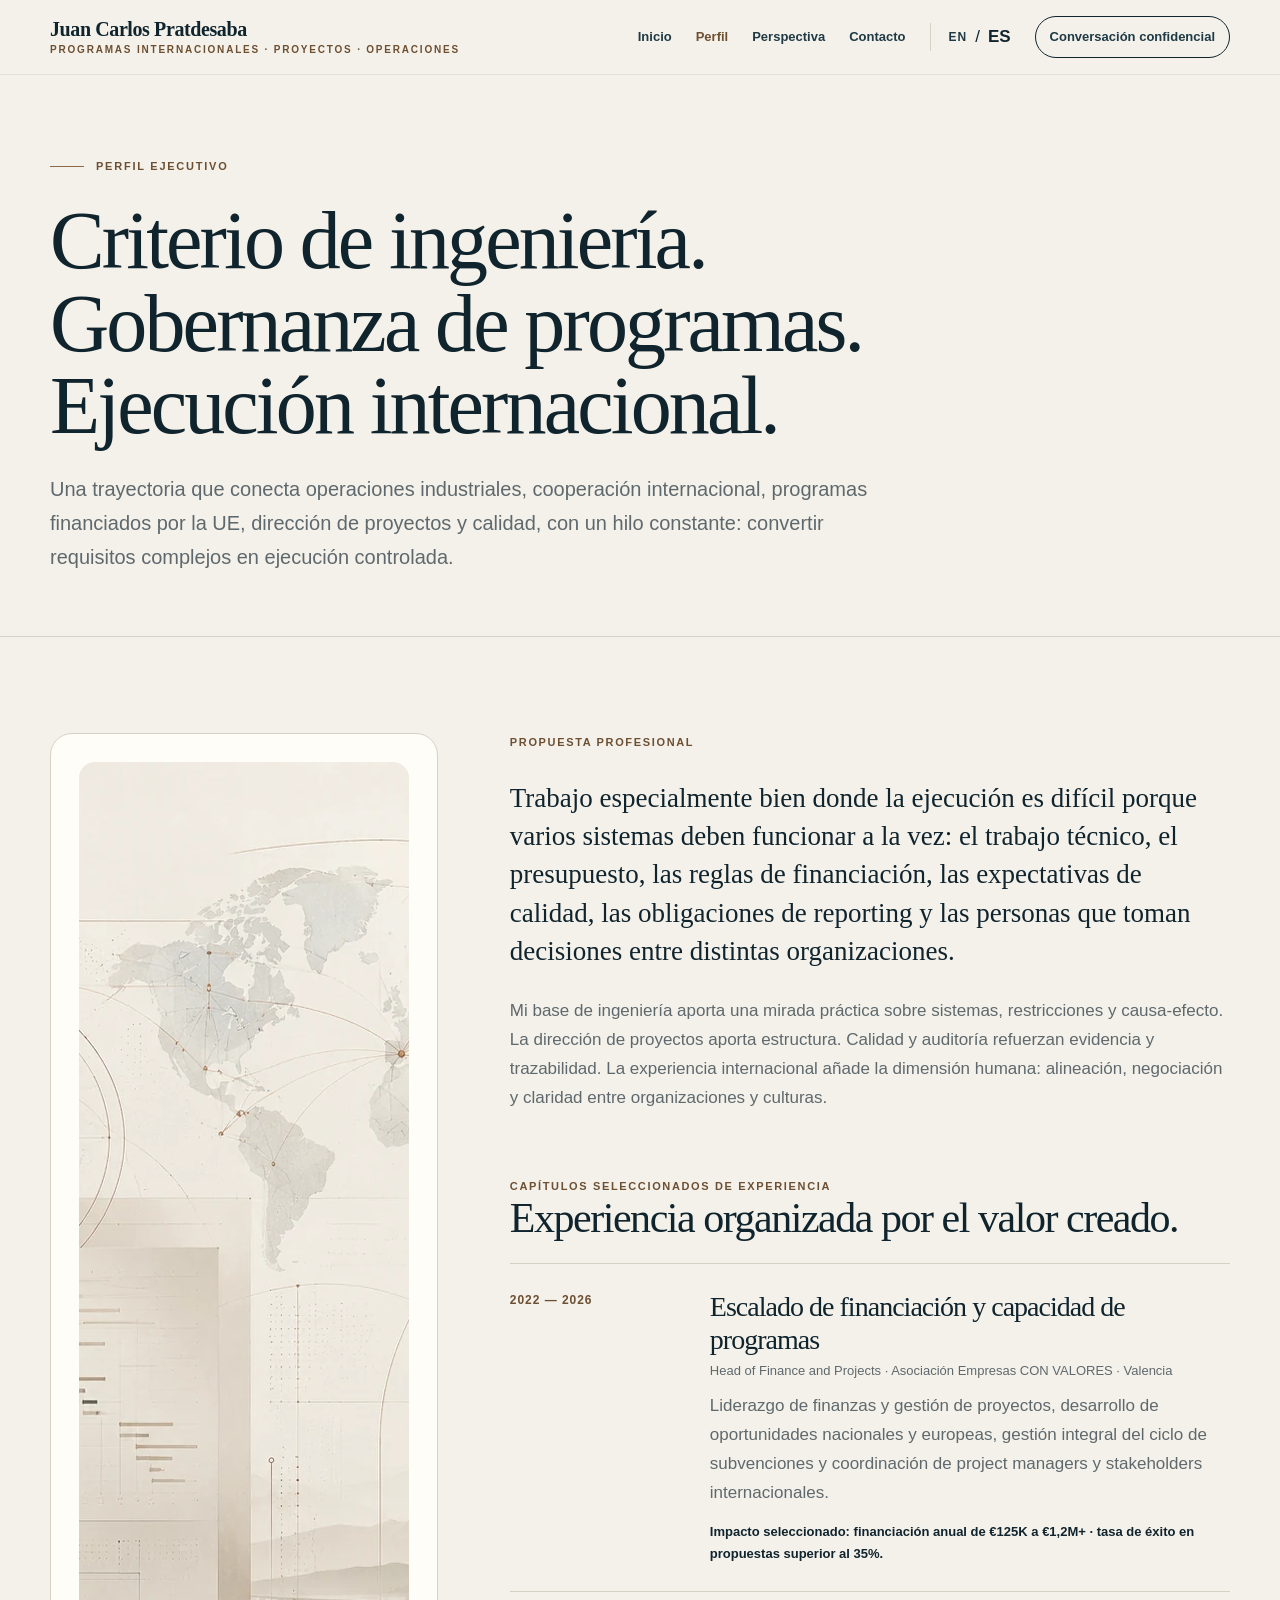
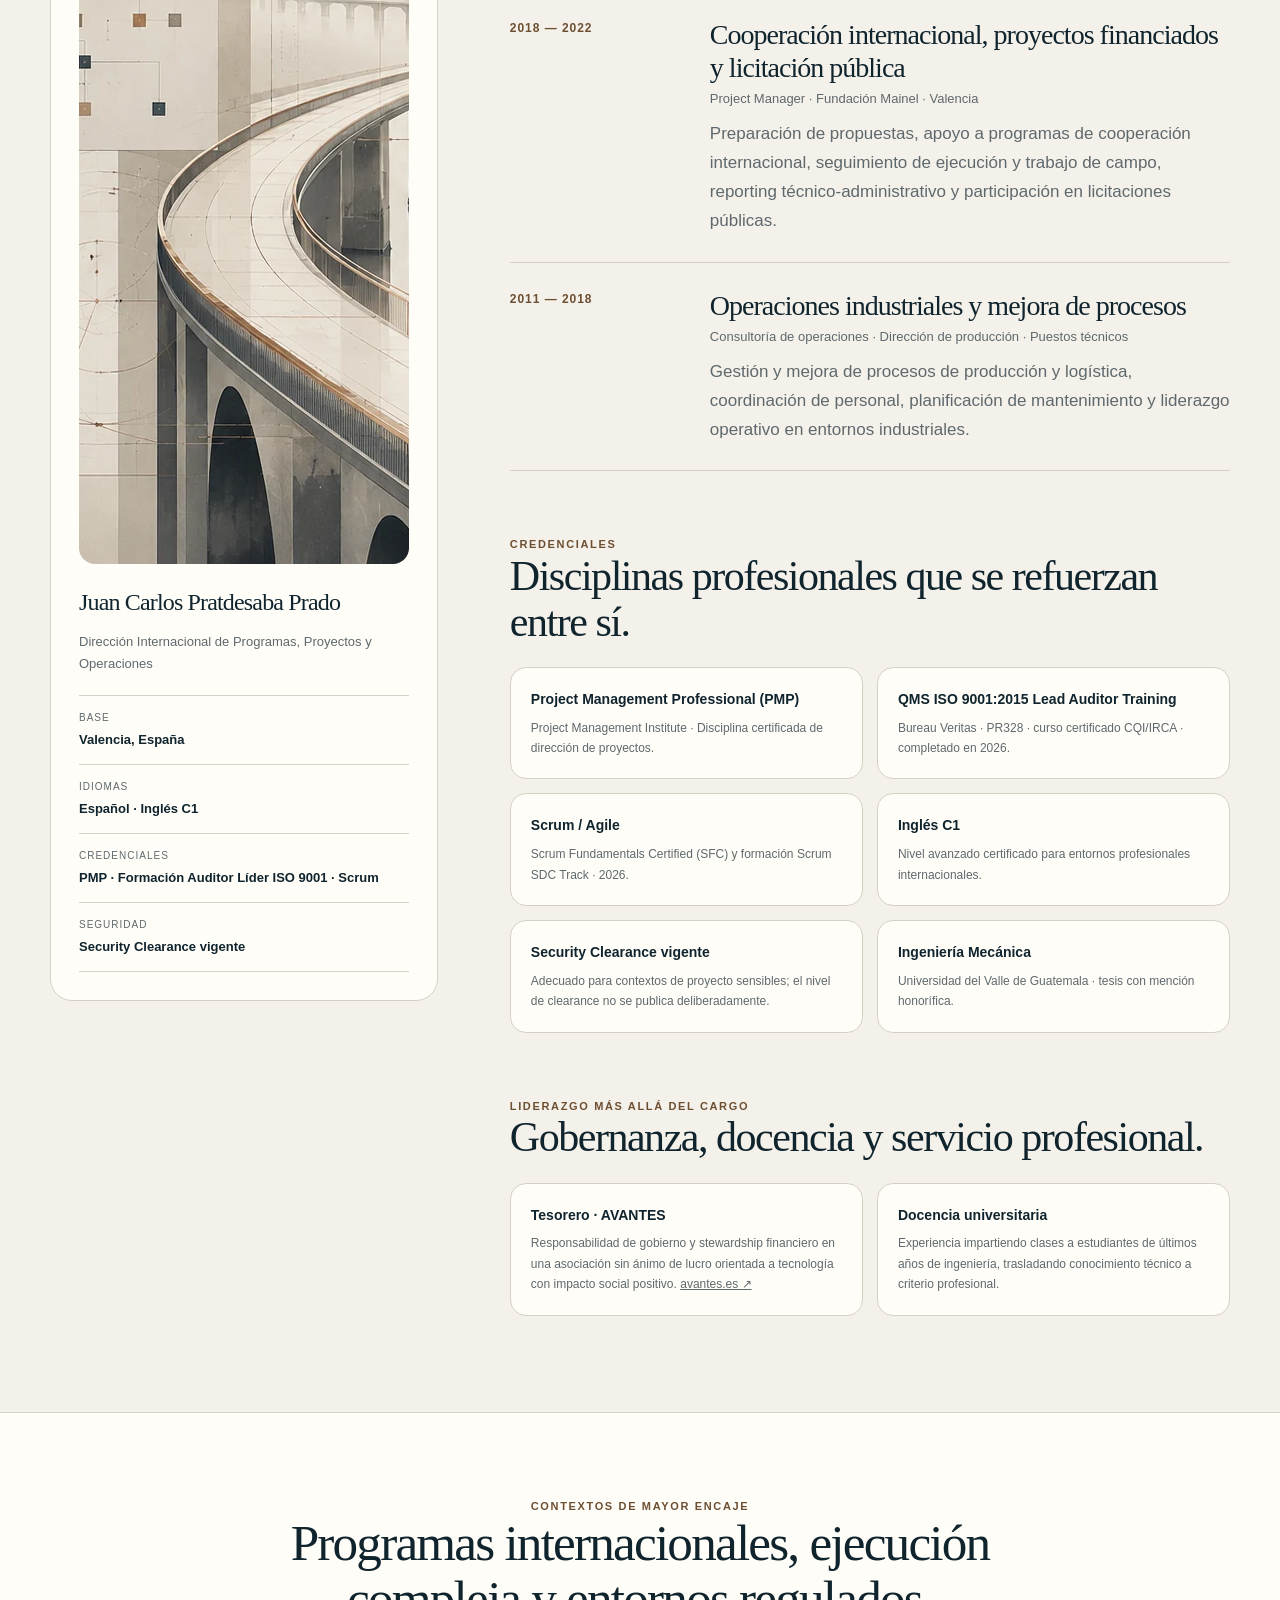
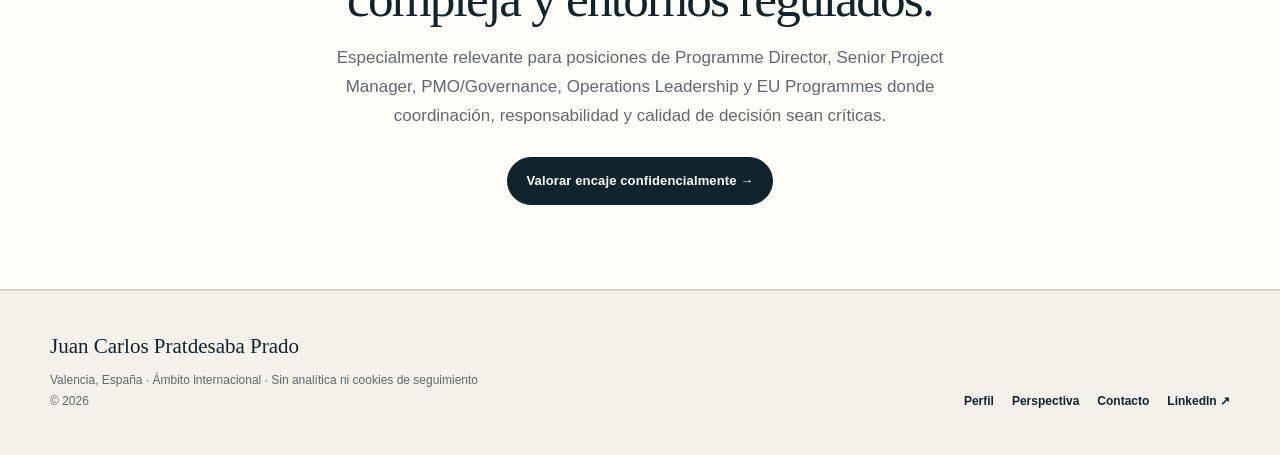
<file: es/perfil.html>
<!DOCTYPE html>
<html lang="es">
<head>
    <meta charset="UTF-8">
    <meta name="viewport" content="width=device-width, initial-scale=1.0">
    <meta name="theme-color" content="#f4f1ea">
    <title>Perfil Ejecutivo | Juan Carlos Pratdesaba Prado</title>
    <meta name="description" content="Perfil ejecutivo: dirección internacional de programas, proyectos y operaciones, fondos UE, industria, gobernanza, calidad y credenciales.">
    <link rel="canonical" href="https://madeprat.github.io/portfoliojcpp/es/perfil.html">
    <link rel="alternate" hreflang="en" href="https://madeprat.github.io/portfoliojcpp/profile.html">
    <link rel="icon" href="../assets/img/favicon.svg" type="image/svg+xml">
    <link rel="stylesheet" href="../assets/css/styles.css">
    <meta property="og:type" content="website">
    <meta property="og:title" content="Perfil Ejecutivo | Juan Carlos Pratdesaba Prado">
    <meta property="og:description" content="Perfil ejecutivo: dirección internacional de programas, proyectos y operaciones, fondos UE, industria, gobernanza, calidad y credenciales.">
    <meta property="og:url" content="https://madeprat.github.io/portfoliojcpp/es/perfil.html">
    <meta property="og:image" content="https://madeprat.github.io/portfoliojcpp/assets/img/juan-carlos-pratdesaba.jpg">
    <meta property="og:image:alt" content="Juan Carlos Pratdesaba Prado">
    <meta name="twitter:card" content="summary_large_image">
</head><body>
<a class="skip-link" href="#main">Saltar al contenido</a>
<header class="site-header">
  <div class="container navbar">
    <a class="brand" href="index.html"><strong>Juan Carlos Pratdesaba</strong><span>Programas internacionales · proyectos · operaciones</span></a>
    <button class="nav-toggle" aria-label="Abrir navegación" aria-expanded="false"><span></span></button>
    <nav class="nav-links" aria-label="Navegación principal">
      <a href="index.html">Inicio</a><a href="perfil.html" aria-current="page">Perfil</a><a href="perspectiva.html">Perspectiva</a><a href="contacto.html">Contacto</a>
      <div class="lang"><a href="../profile.html" lang="en" hreflang="en">EN</a><span>/</span><strong>ES</strong></div>
      <a class="header-cta" href="contacto.html">Conversación confidencial</a>
    </nav>
  </div>
</header>
<main id="main"><section class="page-hero"><div class="container reveal"><div class="eyebrow">Perfil ejecutivo</div><h1>Criterio de ingeniería. Gobernanza de programas. Ejecución internacional.</h1><p class="page-lead">Una trayectoria que conecta operaciones industriales, cooperación internacional, programas financiados por la UE, dirección de proyectos y calidad, con un hilo constante: convertir requisitos complejos en ejecución controlada.</p></div></section>
<section class="section"><div class="container profile-grid"><aside class="sidebar-card reveal"><img
        src="../assets/img/executive-governance.webp"
        alt="Representación conceptual de criterio de ingeniería, gobernanza de programas y ejecución internacional"
        width="1122"
        height="1402"
        style="width:100%; aspect-ratio:4 / 5; object-fit:cover; object-position:center;"
      ><div><h3>Juan Carlos Pratdesaba Prado</h3><p>Dirección Internacional de Programas, Proyectos y Operaciones</p><div class="quick-facts"><div><span>Base</span><strong>Valencia, España</strong></div><div><span>Idiomas</span><strong>Español · Inglés C1</strong></div><div><span>Credenciales</span><strong>PMP · Formación Auditor Líder ISO 9001 · Scrum</strong></div><div><span>Seguridad</span><strong>Security Clearance vigente</strong></div></div></div></aside><div>
<section class="content-block reveal"><div class="kicker">Propuesta profesional</div><p class="lead-paragraph">Trabajo especialmente bien donde la ejecución es difícil porque varios sistemas deben funcionar a la vez: el trabajo técnico, el presupuesto, las reglas de financiación, las expectativas de calidad, las obligaciones de reporting y las personas que toman decisiones entre distintas organizaciones.</p><p class="muted">Mi base de ingeniería aporta una mirada práctica sobre sistemas, restricciones y causa-efecto. La dirección de proyectos aporta estructura. Calidad y auditoría refuerzan evidencia y trazabilidad. La experiencia internacional añade la dimensión humana: alineación, negociación y claridad entre organizaciones y culturas.</p></section>
<section class="content-block reveal"><div class="kicker">Capítulos seleccionados de experiencia</div><h2>Experiencia organizada por el valor creado.</h2><article class="career-chapter"><div class="period">2022 — 2026</div><div><h3>Escalado de financiación y capacidad de programas</h3><div class="org">Head of Finance and Projects · Asociación Empresas CON VALORES · Valencia</div><p>Liderazgo de finanzas y gestión de proyectos, desarrollo de oportunidades nacionales y europeas, gestión integral del ciclo de subvenciones y coordinación de project managers y stakeholders internacionales.</p><div class="inline-impact">Impacto seleccionado: financiación anual de €125K a €1,2M+ · tasa de éxito en propuestas superior al 35%.</div></div></article><article class="career-chapter"><div class="period">2018 — 2022</div><div><h3>Cooperación internacional, proyectos financiados y licitación pública</h3><div class="org">Project Manager · Fundación Mainel · Valencia</div><p>Preparación de propuestas, apoyo a programas de cooperación internacional, seguimiento de ejecución y trabajo de campo, reporting técnico-administrativo y participación en licitaciones públicas.</p></div></article><article class="career-chapter"><div class="period">2011 — 2018</div><div><h3>Operaciones industriales y mejora de procesos</h3><div class="org">Consultoría de operaciones · Dirección de producción · Puestos técnicos</div><p>Gestión y mejora de procesos de producción y logística, coordinación de personal, planificación de mantenimiento y liderazgo operativo en entornos industriales.</p></div></article></section>
<section class="content-block reveal"><div class="kicker">Credenciales</div><h2>Disciplinas profesionales que se refuerzan entre sí.</h2><div class="credential-grid"><div class="credential"><strong>Project Management Professional (PMP)</strong><span>Project Management Institute · Disciplina certificada de dirección de proyectos.</span></div><div class="credential"><strong>QMS ISO 9001:2015 Lead Auditor Training</strong><span>Bureau Veritas · PR328 · curso certificado CQI/IRCA · completado en 2026.</span></div><div class="credential"><strong>Scrum / Agile</strong><span>Scrum Fundamentals Certified (SFC) y formación Scrum SDC Track · 2026.</span></div><div class="credential"><strong>Inglés C1</strong><span>Nivel avanzado certificado para entornos profesionales internacionales.</span></div><div class="credential"><strong>Security Clearance vigente</strong><span>Adecuado para contextos de proyecto sensibles; el nivel de clearance no se publica deliberadamente.</span></div><div class="credential"><strong>Ingeniería Mecánica</strong><span>Universidad del Valle de Guatemala · tesis con mención honorífica.</span></div></div></section>
<section class="content-block reveal"><div class="kicker">Liderazgo más allá del cargo</div><h2>Gobernanza, docencia y servicio profesional.</h2><div class="credential-grid"><div class="credential"><strong>Tesorero · AVANTES</strong><span>Responsabilidad de gobierno y stewardship financiero en una asociación sin ánimo de lucro orientada a tecnología con impacto social positivo. <a href="https://www.avantes.es/" target="_blank" rel="noopener">avantes.es ↗</a></span></div><div class="credential"><strong>Docencia universitaria</strong><span>Experiencia impartiendo clases a estudiantes de últimos años de ingeniería, trasladando conocimiento técnico a criterio profesional.</span></div></div></section>
</div></div></section><section class="final-cta section-alt"><div class="container reveal"><div class="kicker">Contextos de mayor encaje</div><h2>Programas internacionales, ejecución compleja y entornos regulados.</h2><p>Especialmente relevante para posiciones de Programme Director, Senior Project Manager, PMO/Governance, Operations Leadership y EU Programmes donde coordinación, responsabilidad y calidad de decisión sean críticas.</p><a class="btn btn-primary" href="contacto.html">Valorar encaje confidencialmente →</a></div></section></main>
<footer class="site-footer">
  <div class="container footer-grid">
    <div><div class="footer-name">Juan Carlos Pratdesaba Prado</div><div class="footer-meta">Valencia, España · Ámbito internacional · Sin analítica ni cookies de seguimiento<br>© <span data-year>2026</span></div></div>
    <div class="footer-links"><a href="perfil.html">Perfil</a><a href="perspectiva.html">Perspectiva</a><a href="contacto.html">Contacto</a><a href="https://www.linkedin.com/in/jcpratdesaba/" target="_blank" rel="noopener">LinkedIn ↗</a></div>
  </div>
</footer>
<script src="../assets/js/main.js" defer></script>
</body>
</html>
</file>
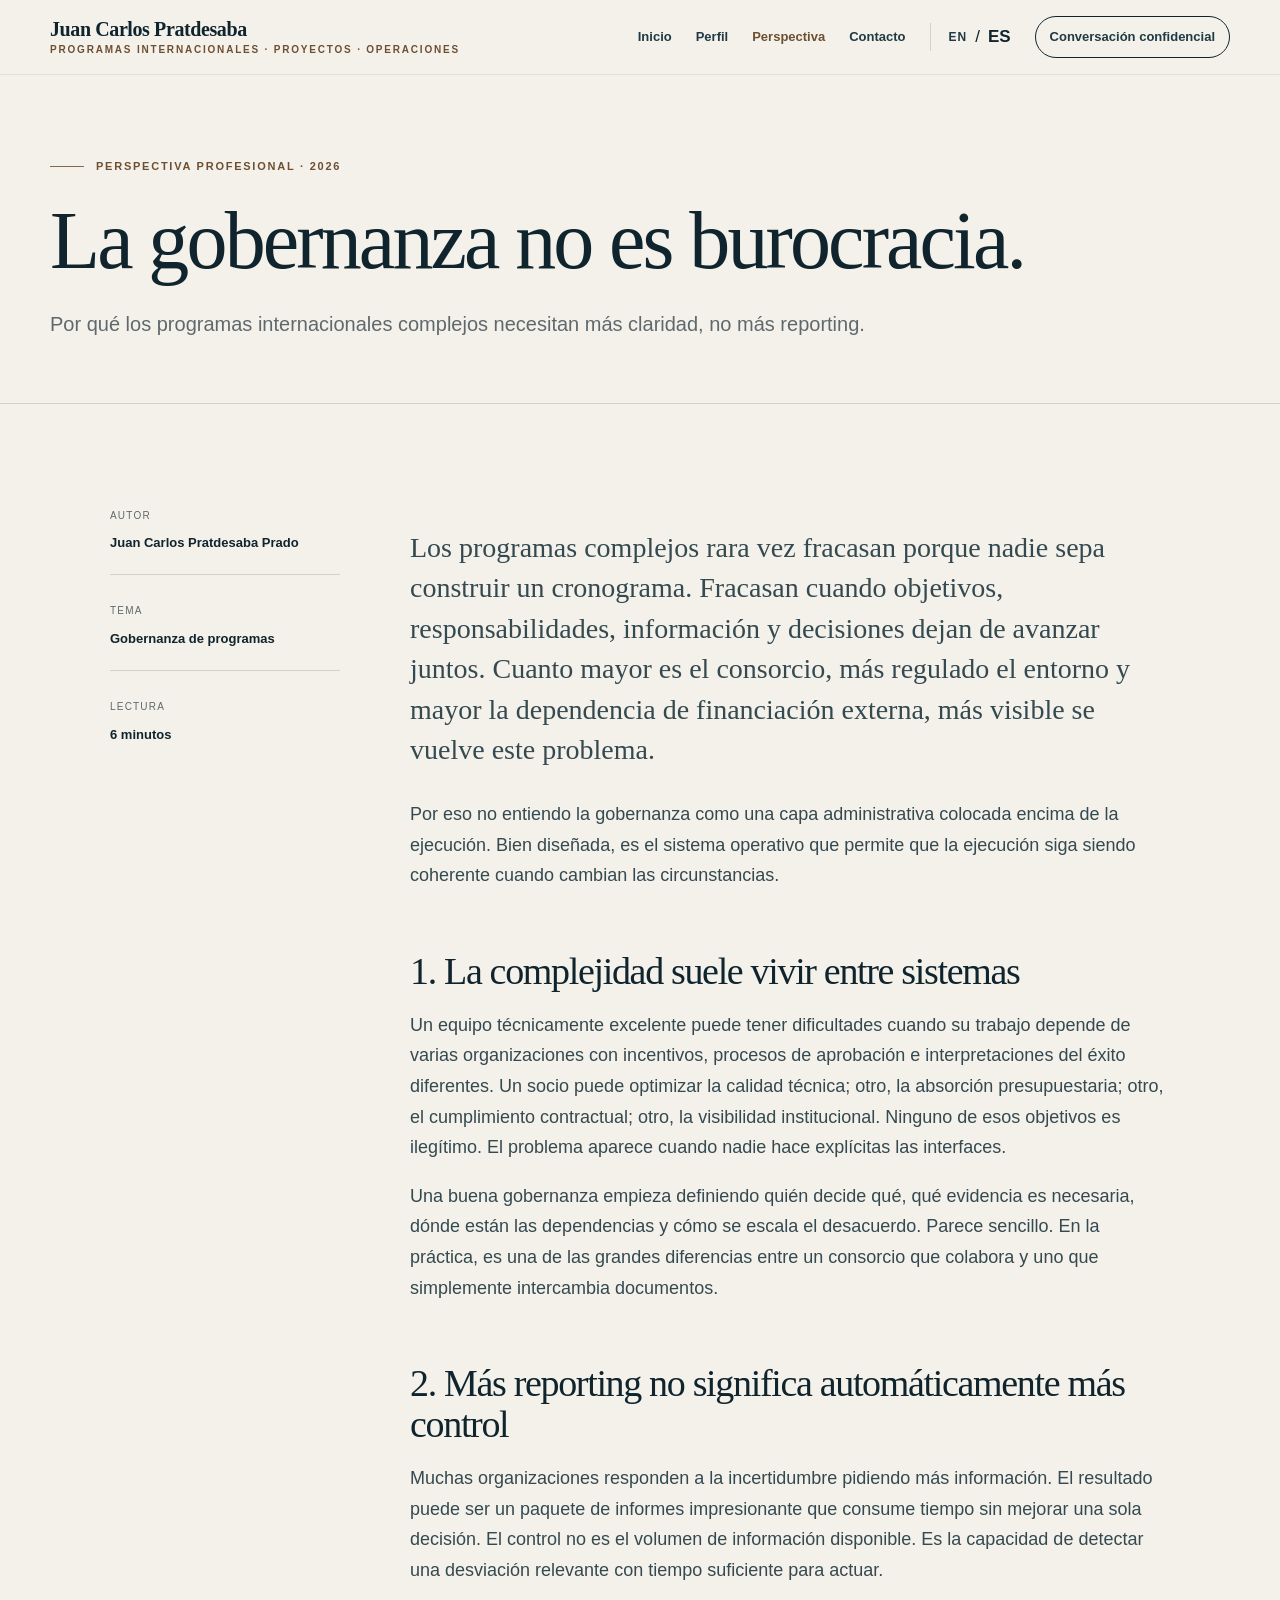
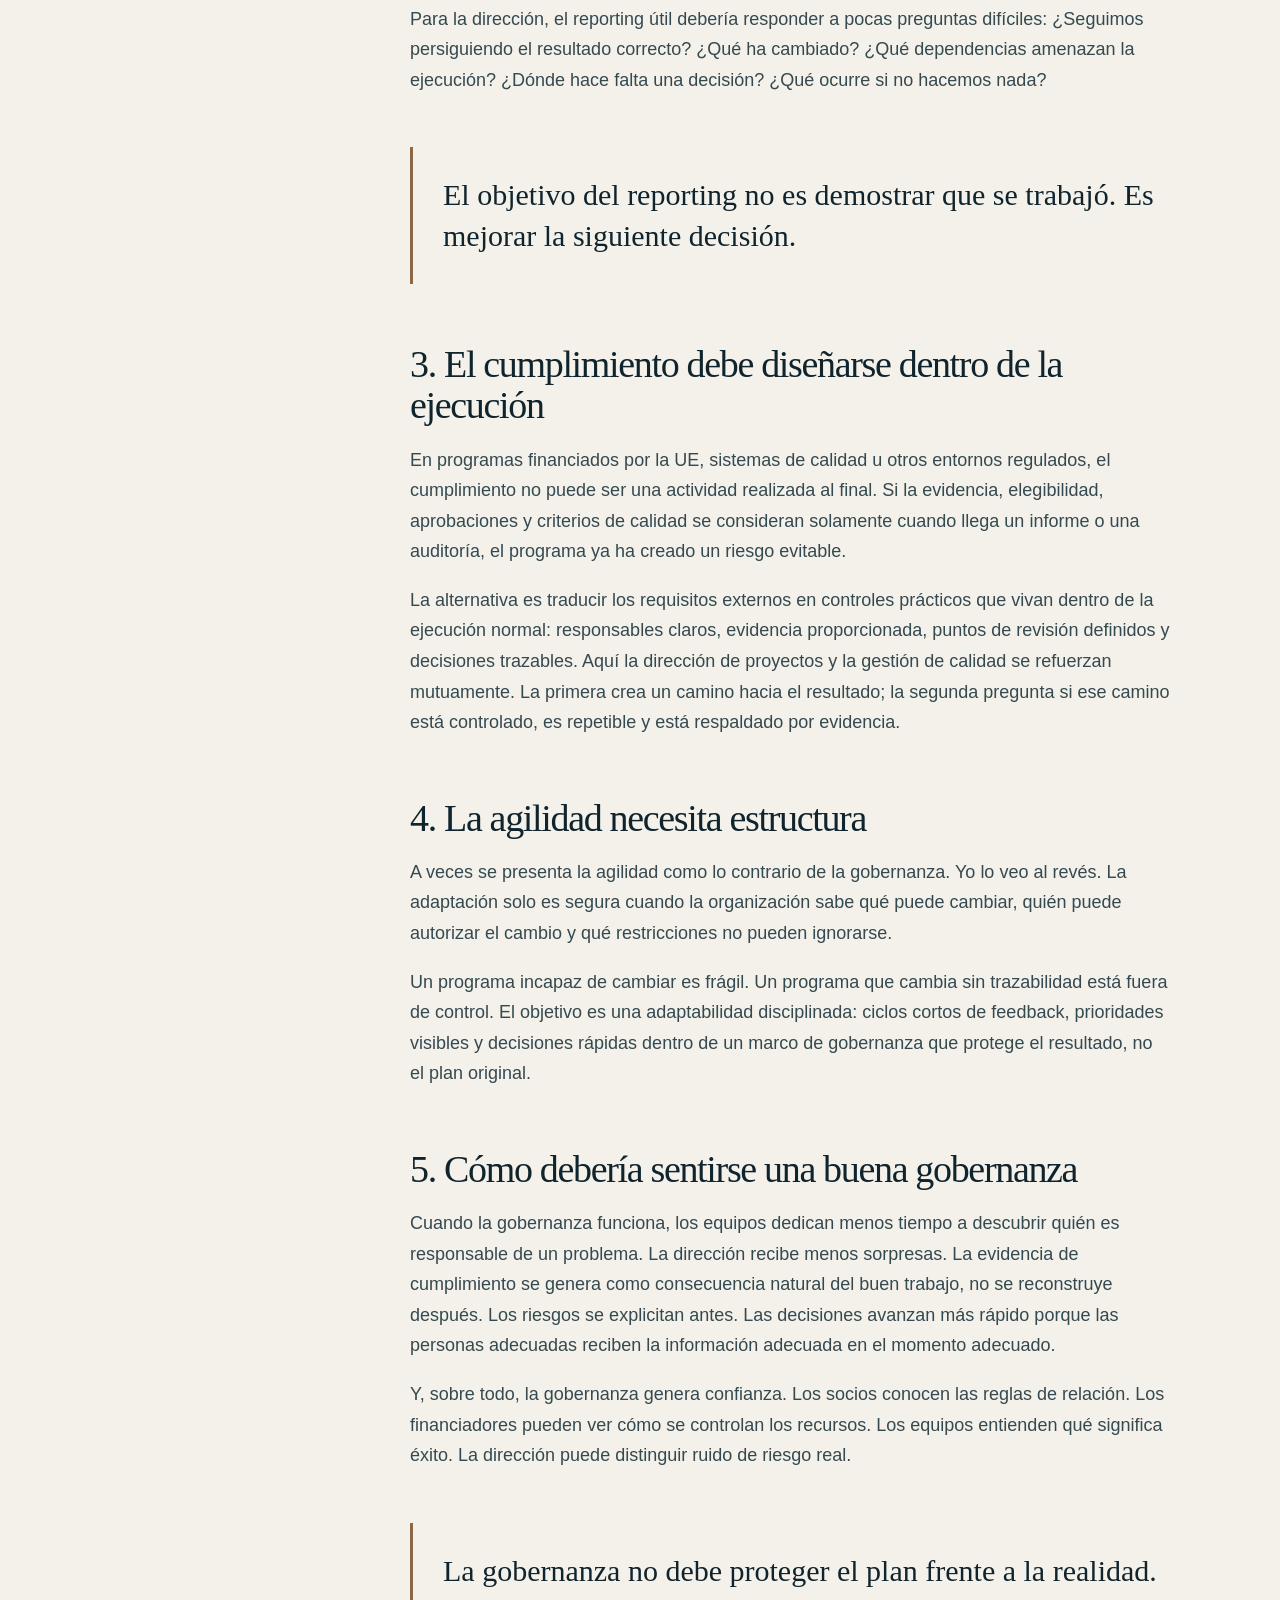
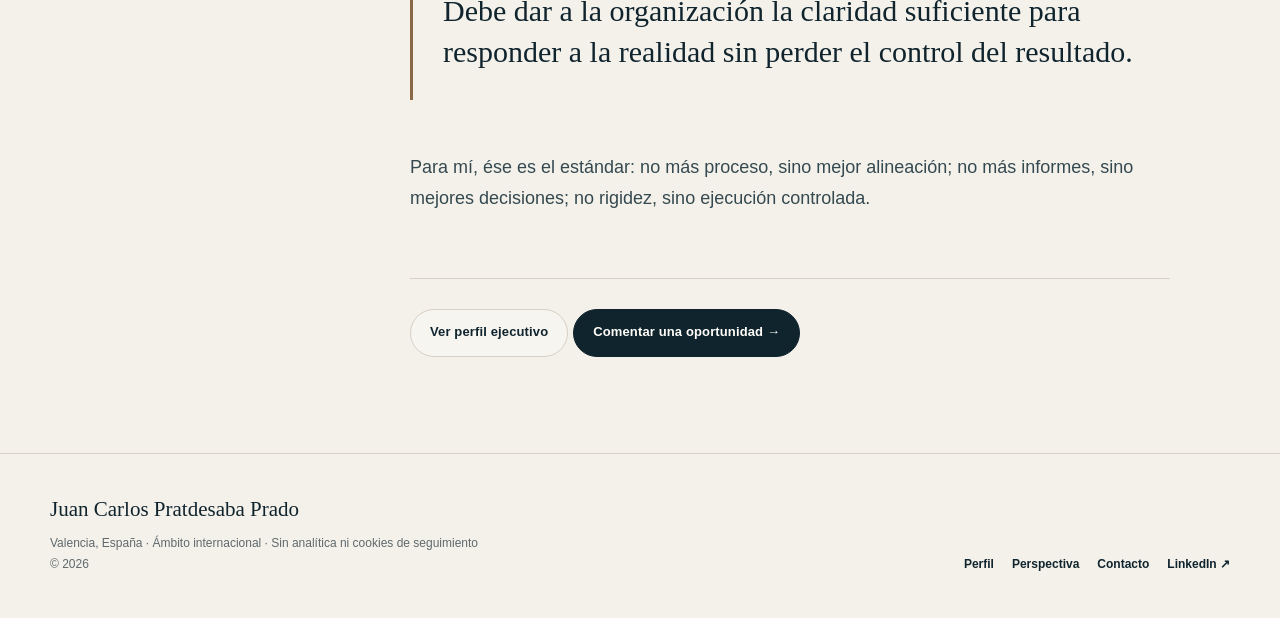
<file: es/perspectiva.html>
<!DOCTYPE html>
<html lang="es">
<head>
    <meta charset="UTF-8">
    <meta name="viewport" content="width=device-width, initial-scale=1.0">
    <meta name="theme-color" content="#f4f1ea">
    <title>La gobernanza no es burocracia | Juan Carlos Pratdesaba Prado</title>
    <meta name="description" content="Una perspectiva profesional sobre gobernanza, derechos de decisión, cumplimiento y adaptabilidad en programas internacionales complejos.">
    <link rel="canonical" href="https://madeprat.github.io/portfoliojcpp/es/perspectiva.html">
    <link rel="alternate" hreflang="en" href="https://madeprat.github.io/portfoliojcpp/perspective.html">
    <link rel="icon" href="../assets/img/favicon.svg" type="image/svg+xml">
    <link rel="stylesheet" href="../assets/css/styles.css">
    <meta property="og:type" content="website">
    <meta property="og:title" content="La gobernanza no es burocracia | Juan Carlos Pratdesaba Prado">
    <meta property="og:description" content="Una perspectiva profesional sobre gobernanza, derechos de decisión, cumplimiento y adaptabilidad en programas internacionales complejos.">
    <meta property="og:url" content="https://madeprat.github.io/portfoliojcpp/es/perspectiva.html">
    <meta property="og:image" content="https://madeprat.github.io/portfoliojcpp/assets/img/juan-carlos-pratdesaba.jpg">
    <meta property="og:image:alt" content="Juan Carlos Pratdesaba Prado">
    <meta name="twitter:card" content="summary_large_image">
</head><body>
<a class="skip-link" href="#main">Saltar al contenido</a>
<header class="site-header">
  <div class="container navbar">
    <a class="brand" href="index.html"><strong>Juan Carlos Pratdesaba</strong><span>Programas internacionales · proyectos · operaciones</span></a>
    <button class="nav-toggle" aria-label="Abrir navegación" aria-expanded="false"><span></span></button>
    <nav class="nav-links" aria-label="Navegación principal">
      <a href="index.html">Inicio</a><a href="perfil.html">Perfil</a><a href="perspectiva.html" aria-current="page">Perspectiva</a><a href="contacto.html">Contacto</a>
      <div class="lang"><a href="../perspective.html" lang="en" hreflang="en">EN</a><span>/</span><strong>ES</strong></div>
      <a class="header-cta" href="contacto.html">Conversación confidencial</a>
    </nav>
  </div>
</header>
<main id="main"><section class="page-hero"><div class="container reveal"><div class="eyebrow">Perspectiva profesional · 2026</div><h1>La gobernanza no es burocracia.</h1><p class="page-lead">Por qué los programas internacionales complejos necesitan más claridad, no más reporting.</p></div></section><section class="section"><div class="container article-layout"><aside class="article-meta reveal"><div><span class="label">Autor</span><strong>Juan Carlos Pratdesaba Prado</strong></div><hr><div><span class="label">Tema</span><strong>Gobernanza de programas</strong></div><hr><div><span class="label">Lectura</span><strong>6 minutos</strong></div></aside><article class="article-body reveal">
<p>Los programas complejos rara vez fracasan porque nadie sepa construir un cronograma. Fracasan cuando objetivos, responsabilidades, información y decisiones dejan de avanzar juntos. Cuanto mayor es el consorcio, más regulado el entorno y mayor la dependencia de financiación externa, más visible se vuelve este problema.</p><p>Por eso no entiendo la gobernanza como una capa administrativa colocada encima de la ejecución. Bien diseñada, es el sistema operativo que permite que la ejecución siga siendo coherente cuando cambian las circunstancias.</p>
<h2>1. La complejidad suele vivir entre sistemas</h2><p>Un equipo técnicamente excelente puede tener dificultades cuando su trabajo depende de varias organizaciones con incentivos, procesos de aprobación e interpretaciones del éxito diferentes. Un socio puede optimizar la calidad técnica; otro, la absorción presupuestaria; otro, el cumplimiento contractual; otro, la visibilidad institucional. Ninguno de esos objetivos es ilegítimo. El problema aparece cuando nadie hace explícitas las interfaces.</p><p>Una buena gobernanza empieza definiendo quién decide qué, qué evidencia es necesaria, dónde están las dependencias y cómo se escala el desacuerdo. Parece sencillo. En la práctica, es una de las grandes diferencias entre un consorcio que colabora y uno que simplemente intercambia documentos.</p>
<h2>2. Más reporting no significa automáticamente más control</h2><p>Muchas organizaciones responden a la incertidumbre pidiendo más información. El resultado puede ser un paquete de informes impresionante que consume tiempo sin mejorar una sola decisión. El control no es el volumen de información disponible. Es la capacidad de detectar una desviación relevante con tiempo suficiente para actuar.</p><p>Para la dirección, el reporting útil debería responder a pocas preguntas difíciles: ¿Seguimos persiguiendo el resultado correcto? ¿Qué ha cambiado? ¿Qué dependencias amenazan la ejecución? ¿Dónde hace falta una decisión? ¿Qué ocurre si no hacemos nada?</p><div class="pullquote">El objetivo del reporting no es demostrar que se trabajó. Es mejorar la siguiente decisión.</div>
<h2>3. El cumplimiento debe diseñarse dentro de la ejecución</h2><p>En programas financiados por la UE, sistemas de calidad u otros entornos regulados, el cumplimiento no puede ser una actividad realizada al final. Si la evidencia, elegibilidad, aprobaciones y criterios de calidad se consideran solamente cuando llega un informe o una auditoría, el programa ya ha creado un riesgo evitable.</p><p>La alternativa es traducir los requisitos externos en controles prácticos que vivan dentro de la ejecución normal: responsables claros, evidencia proporcionada, puntos de revisión definidos y decisiones trazables. Aquí la dirección de proyectos y la gestión de calidad se refuerzan mutuamente. La primera crea un camino hacia el resultado; la segunda pregunta si ese camino está controlado, es repetible y está respaldado por evidencia.</p>
<h2>4. La agilidad necesita estructura</h2><p>A veces se presenta la agilidad como lo contrario de la gobernanza. Yo lo veo al revés. La adaptación solo es segura cuando la organización sabe qué puede cambiar, quién puede autorizar el cambio y qué restricciones no pueden ignorarse.</p><p>Un programa incapaz de cambiar es frágil. Un programa que cambia sin trazabilidad está fuera de control. El objetivo es una adaptabilidad disciplinada: ciclos cortos de feedback, prioridades visibles y decisiones rápidas dentro de un marco de gobernanza que protege el resultado, no el plan original.</p>
<h2>5. Cómo debería sentirse una buena gobernanza</h2><p>Cuando la gobernanza funciona, los equipos dedican menos tiempo a descubrir quién es responsable de un problema. La dirección recibe menos sorpresas. La evidencia de cumplimiento se genera como consecuencia natural del buen trabajo, no se reconstruye después. Los riesgos se explicitan antes. Las decisiones avanzan más rápido porque las personas adecuadas reciben la información adecuada en el momento adecuado.</p><p>Y, sobre todo, la gobernanza genera confianza. Los socios conocen las reglas de relación. Los financiadores pueden ver cómo se controlan los recursos. Los equipos entienden qué significa éxito. La dirección puede distinguir ruido de riesgo real.</p><div class="pullquote">La gobernanza no debe proteger el plan frente a la realidad. Debe dar a la organización la claridad suficiente para responder a la realidad sin perder el control del resultado.</div><p>Para mí, ése es el estándar: no más proceso, sino mejor alineación; no más informes, sino mejores decisiones; no rigidez, sino ejecución controlada.</p><div class="article-end"><a class="btn btn-secondary" href="perfil.html">Ver perfil ejecutivo</a> <a class="btn btn-primary" href="contacto.html">Comentar una oportunidad →</a></div>
</article></div></section></main>
<footer class="site-footer">
  <div class="container footer-grid">
    <div><div class="footer-name">Juan Carlos Pratdesaba Prado</div><div class="footer-meta">Valencia, España · Ámbito internacional · Sin analítica ni cookies de seguimiento<br>© <span data-year>2026</span></div></div>
    <div class="footer-links"><a href="perfil.html">Perfil</a><a href="perspectiva.html">Perspectiva</a><a href="contacto.html">Contacto</a><a href="https://www.linkedin.com/in/jcpratdesaba/" target="_blank" rel="noopener">LinkedIn ↗</a></div>
  </div>
</footer>
<script src="../assets/js/main.js" defer></script>
</body>
</html>
</file>
<file: assets/css/styles.css>
/* Juan Carlos Pratdesaba Prado — Executive portfolio */
:root {
  --ink: #10242e;
  --ink-2: #1f3a45;
  --paper: #f4f1ea;
  --paper-2: #ebe6dc;
  --white: #fffdf8;
  --bronze: #8b6946;
  --bronze-dark: #6d4f32;
  --muted: #5f696d;
  --line: #d7d0c4;
  --shadow: 0 28px 80px rgba(16, 36, 46, .12);
  --shadow-soft: 0 16px 44px rgba(16, 36, 46, .08);
  --radius: 22px;
  --serif: Georgia, 'Times New Roman', serif;
  --sans: -apple-system, BlinkMacSystemFont, 'Segoe UI', Inter, Helvetica, Arial, sans-serif;
}
* { box-sizing: border-box; }
html { scroll-behavior: smooth; }
body {
  margin: 0;
  color: var(--ink);
  background: var(--paper);
  font-family: var(--sans);
  font-size: 17px;
  line-height: 1.7;
  -webkit-font-smoothing: antialiased;
  text-rendering: optimizeLegibility;
}
a { color: inherit; }
img { max-width: 100%; display: block; }
button, input, textarea { font: inherit; }
::selection { background: #d9c4aa; color: var(--ink); }
.container { width: min(1180px, calc(100% - 40px)); margin: 0 auto; }
.narrow { width: min(820px, calc(100% - 40px)); margin: 0 auto; }
.skip-link { position: absolute; left: -999px; top: 0; background: var(--ink); color: white; padding: 10px 16px; z-index: 9999; }
.skip-link:focus { left: 12px; top: 12px; }

.site-header {
  position: sticky; top: 0; z-index: 100;
  background: rgba(244, 241, 234, .92);
  backdrop-filter: blur(16px);
  border-bottom: 1px solid rgba(16, 36, 46, .08);
}
.navbar { min-height: 74px; display: flex; align-items: center; gap: 22px; }
.brand { text-decoration: none; display: flex; flex-direction: column; line-height: 1.05; margin-right: auto; }
.brand strong { font-family: var(--serif); font-size: 20px; letter-spacing: -.02em; }
.brand span { margin-top: 5px; font-size: 10px; letter-spacing: .18em; text-transform: uppercase; color: var(--bronze-dark); font-weight: 700; }
.nav-links { display: flex; align-items: center; gap: 24px; }
.nav-links a { text-decoration: none; font-size: 13px; font-weight: 650; color: var(--ink-2); }
.nav-links a:hover, .nav-links a[aria-current='page'] { color: var(--bronze-dark); }
.lang { display: inline-flex; border-left: 1px solid var(--line); padding-left: 18px; gap: 8px; align-items: center; }
.lang a { font-size: 12px; letter-spacing: .08em; }
.header-cta { border: 1px solid var(--ink); padding: 9px 14px; border-radius: 999px; }
.header-cta:hover { background: var(--ink); color: var(--white) !important; }
.nav-toggle { display: none; border: 0; background: transparent; width: 44px; height: 44px; cursor: pointer; }
.nav-toggle span, .nav-toggle::before, .nav-toggle::after { content: ''; display: block; height: 2px; width: 24px; background: var(--ink); margin: 5px auto; }

.hero { padding: 78px 0 62px; position: relative; overflow: hidden; }
.hero::before { content: ''; position: absolute; inset: 0 0 auto 0; height: 1px; background: linear-gradient(90deg, transparent, var(--line), transparent); }
.hero-grid { display: grid; grid-template-columns: minmax(0, 1.14fr) minmax(340px, .86fr); gap: 76px; align-items: center; }
.eyebrow { display: flex; align-items: center; gap: 12px; margin-bottom: 24px; color: var(--bronze-dark); font-size: 11px; letter-spacing: .16em; text-transform: uppercase; font-weight: 800; }
.eyebrow::before { content: ''; width: 34px; height: 1px; background: var(--bronze); }
.nameplate { margin: 0 0 10px; font-size: 16px; font-weight: 760; letter-spacing: .015em; }
.role { margin: 0 0 20px; color: var(--muted); font-size: 15px; }
h1, h2, h3, .display { font-family: var(--serif); font-weight: 500; letter-spacing: -.035em; }
h1 { margin: 0; font-size: clamp(46px, 6vw, 78px); line-height: 1.01; max-width: 900px; }
.hero-lead { margin: 26px 0 0; font-size: 19px; line-height: 1.65; color: var(--muted); max-width: 750px; }
.hero-actions { display: flex; flex-wrap: wrap; gap: 12px; margin-top: 30px; }
.btn { display: inline-flex; align-items: center; justify-content: center; gap: 9px; min-height: 48px; padding: 0 19px; border-radius: 999px; text-decoration: none; font-size: 13px; font-weight: 750; letter-spacing: .01em; transition: transform .18s ease, background .18s ease, color .18s ease, border-color .18s ease; }
.btn:hover { transform: translateY(-2px); }
.btn-primary { background: var(--ink); color: var(--white); border: 1px solid var(--ink); }
.btn-primary:hover { background: var(--ink-2); }
.btn-secondary { border: 1px solid var(--line); background: rgba(255,255,255,.28); }
.btn-secondary:hover { border-color: var(--ink); }
.portrait-frame { position: relative; }
.portrait-frame::before { content: ''; position: absolute; width: 72%; height: 72%; right: -8%; bottom: -8%; border: 1px solid var(--bronze); border-radius: 28px; z-index: 0; }
.portrait-card { position: relative; z-index: 1; border-radius: 28px; overflow: hidden; box-shadow: var(--shadow); background: #d9d4cb; }
.portrait-card img { width: 100%; aspect-ratio: 1 / 1.08; object-fit: cover; object-position: 50% 40%; }
.portrait-note { position: absolute; z-index: 2; left: -22px; bottom: 30px; width: min(290px, 82%); background: rgba(255,253,248,.96); padding: 16px 18px; border-left: 3px solid var(--bronze); box-shadow: var(--shadow-soft); }
.portrait-note strong { display: block; font-family: var(--serif); font-size: 17px; font-weight: 600; }
.portrait-note span { display: block; color: var(--muted); font-size: 12px; margin-top: 4px; }

.credibility { border-top: 1px solid var(--line); border-bottom: 1px solid var(--line); }
.credibility-row { display: grid; grid-template-columns: repeat(6, 1fr); }
.credibility-item { min-height: 92px; display: flex; flex-direction: column; justify-content: center; padding: 16px 14px; border-right: 1px solid var(--line); }
.credibility-item:last-child { border-right: 0; }
.credibility-item strong { font-size: 13px; }
.credibility-item span { margin-top: 3px; color: var(--muted); font-size: 11px; line-height: 1.35; }

.section { padding: 96px 0; }
.section-tight { padding: 68px 0; }
.section-alt { background: var(--white); border-top: 1px solid var(--line); border-bottom: 1px solid var(--line); }
.section-dark { background: var(--ink); color: var(--white); }
.section-dark .muted, .section-dark p { color: #c2cbd0; }
.section-head { display: grid; grid-template-columns: .5fr 1.5fr; gap: 60px; align-items: start; margin-bottom: 46px; }
.kicker { font-size: 11px; letter-spacing: .15em; text-transform: uppercase; font-weight: 800; color: var(--bronze-dark); }
.section-dark .kicker { color: #d9b78f; }
h2 { margin: 0; font-size: clamp(34px, 4vw, 54px); line-height: 1.08; }
.section-intro { margin: 14px 0 0; color: var(--muted); max-width: 800px; }
.muted { color: var(--muted); }

.metrics { display: grid; grid-template-columns: repeat(3, 1fr); gap: 18px; }
.metric { padding: 30px; border: 1px solid var(--line); background: rgba(255,255,255,.25); border-radius: var(--radius); }
.metric-value { font-family: var(--serif); font-size: clamp(42px, 5vw, 64px); line-height: 1; color: var(--ink); letter-spacing: -.045em; }
.metric-label { margin-top: 13px; font-weight: 750; font-size: 14px; }
.metric p { font-size: 13px; color: var(--muted); margin: 7px 0 0; }

.problem-grid { display: grid; grid-template-columns: repeat(2, 1fr); gap: 18px; }
.problem { position: relative; min-height: 280px; padding: 30px; border-radius: var(--radius); border: 1px solid var(--line); background: var(--white); overflow: hidden; }
.problem::after { content: attr(data-index); position: absolute; right: 18px; bottom: -30px; font-family: var(--serif); font-size: 120px; color: rgba(139, 105, 70, .08); }
.problem h3 { position: relative; z-index: 1; margin: 0 0 12px; font-size: 27px; line-height: 1.15; }
.problem p { position: relative; z-index: 1; margin: 0; color: var(--muted); }

.method-list { display: grid; grid-template-columns: repeat(3, 1fr); gap: 1px; background: rgba(255,255,255,.18); border: 1px solid rgba(255,255,255,.16); }
.method { min-height: 230px; padding: 26px; background: var(--ink); }
.method-num { display: inline-flex; width: 36px; height: 36px; align-items: center; justify-content: center; border: 1px solid rgba(255,255,255,.32); border-radius: 50%; font-size: 11px; color: #d9b78f; }
.method h3 { margin: 30px 0 8px; font-size: 25px; }
.method p { margin: 0; font-size: 14px; }
.method-quote { margin: 38px auto 0; max-width: 850px; text-align: center; font-family: var(--serif); font-size: clamp(24px, 3vw, 36px); line-height: 1.25; }

.international { display: grid; grid-template-columns: 1.05fr .95fr; gap: 70px; align-items: center; }
.big-quote { font-family: var(--serif); font-size: clamp(30px, 4vw, 49px); line-height: 1.17; margin: 0; }
.tag-cloud { display: flex; flex-wrap: wrap; gap: 10px; margin-top: 24px; }
.tag { border: 1px solid var(--line); background: rgba(255,255,255,.25); padding: 9px 12px; border-radius: 999px; font-size: 12px; font-weight: 650; }
.international-panel { padding: 34px; border-radius: var(--radius); background: var(--white); border: 1px solid var(--line); }
.international-panel dl { margin: 0; }
.international-panel .row { display: grid; grid-template-columns: 140px 1fr; gap: 18px; padding: 17px 0; border-bottom: 1px solid var(--line); }
.international-panel .row:last-child { border-bottom: 0; }
.international-panel dt { color: var(--muted); font-size: 12px; }
.international-panel dd { margin: 0; font-size: 14px; font-weight: 680; }

.article-card { display: grid; grid-template-columns: .8fr 1.2fr; border: 1px solid var(--line); border-radius: 28px; overflow: hidden; background: var(--white); }
.article-card .side { padding: 34px; background: var(--ink); color: white; display: flex; flex-direction: column; justify-content: space-between; }
.article-card .side .edition { color: #d9b78f; text-transform: uppercase; letter-spacing: .15em; font-size: 10px; }
.article-card .content { padding: 44px; }
.article-card h3 { margin: 0 0 16px; font-size: clamp(31px, 4vw, 48px); line-height: 1.08; }
.article-card p { color: var(--muted); }
.text-link { display: inline-flex; align-items: center; gap: 8px; text-decoration: none; font-size: 13px; font-weight: 800; border-bottom: 1px solid currentColor; padding-bottom: 2px; }
.text-link:hover { color: var(--bronze-dark); }

.final-cta { padding: 84px 0; text-align: center; }
.final-cta h2 { max-width: 850px; margin: 0 auto; }
.final-cta p { max-width: 680px; margin: 18px auto 26px; color: var(--muted); }

.site-footer { border-top: 1px solid var(--line); padding: 38px 0 44px; }
.footer-grid { display: grid; grid-template-columns: 1fr auto; gap: 30px; align-items: end; }
.footer-name { font-family: var(--serif); font-size: 21px; }
.footer-meta { color: var(--muted); font-size: 12px; margin-top: 6px; }
.footer-links { display: flex; flex-wrap: wrap; gap: 18px; }
.footer-links a { font-size: 12px; text-decoration: none; font-weight: 650; }

.page-hero { padding: 82px 0 62px; border-bottom: 1px solid var(--line); }
.page-hero h1 { font-size: clamp(48px, 7vw, 82px); max-width: 1000px; }
.page-lead { max-width: 820px; margin: 24px 0 0; color: var(--muted); font-size: 20px; }
.profile-grid { display: grid; grid-template-columns: .7fr 1.3fr; gap: 72px; }
.sidebar-card { position: sticky; top: 104px; align-self: start; padding: 28px; border: 1px solid var(--line); border-radius: var(--radius); background: var(--white); }
.sidebar-card img { border-radius: 16px; margin-bottom: 18px; }
.sidebar-card h3 { margin: 0; font-size: 24px; }
.sidebar-card p { margin: 8px 0 0; color: var(--muted); font-size: 13px; }
.quick-facts { margin-top: 20px; border-top: 1px solid var(--line); }
.quick-facts div { padding: 13px 0; border-bottom: 1px solid var(--line); }
.quick-facts span { display: block; font-size: 10px; text-transform: uppercase; letter-spacing: .1em; color: var(--muted); }
.quick-facts strong { display: block; margin-top: 3px; font-size: 13px; }
.content-block + .content-block { margin-top: 64px; }
.content-block h2 { font-size: 42px; margin-bottom: 22px; }
.lead-paragraph { font-family: var(--serif); font-size: 27px; line-height: 1.42; }
.career-chapter { padding: 26px 0; border-top: 1px solid var(--line); display: grid; grid-template-columns: 170px 1fr; gap: 30px; }
.career-chapter:last-child { border-bottom: 1px solid var(--line); }
.career-chapter .period { font-size: 12px; color: var(--bronze-dark); font-weight: 800; text-transform: uppercase; letter-spacing: .08em; }
.career-chapter h3 { margin: 0; font-size: 28px; line-height: 1.18; }
.career-chapter .org { margin: 4px 0 10px; color: var(--muted); font-size: 13px; }
.career-chapter p { margin: 0; color: var(--muted); }
.inline-impact { margin-top: 13px; font-size: 13px; font-weight: 750; color: var(--ink); }
.credential-grid { display: grid; grid-template-columns: repeat(2, 1fr); gap: 14px; }
.credential { padding: 20px; border: 1px solid var(--line); border-radius: 16px; background: var(--white); }
.credential strong { display: block; font-size: 14px; }
.credential span { display: block; margin-top: 6px; color: var(--muted); font-size: 12px; }

.article-layout { display: grid; grid-template-columns: 230px minmax(0, 760px); gap: 70px; justify-content: center; }
.article-meta { position: sticky; top: 104px; align-self: start; }
.article-meta .label { font-size: 10px; letter-spacing: .12em; text-transform: uppercase; color: var(--muted); }
.article-meta strong { display: block; margin-top: 4px; font-size: 13px; }
.article-meta hr { border: 0; border-top: 1px solid var(--line); margin: 20px 0; }
.article-body { font-size: 18px; }
.article-body > p:first-of-type { font-family: var(--serif); font-size: 28px; line-height: 1.45; }
.article-body h2 { font-size: 38px; margin: 60px 0 18px; }
.article-body p { color: #344950; }
.pullquote { margin: 52px 0; padding: 28px 0 28px 30px; border-left: 3px solid var(--bronze); font-family: var(--serif); font-size: 30px; line-height: 1.35; color: var(--ink); }
.article-end { margin-top: 64px; padding-top: 30px; border-top: 1px solid var(--line); }

.contact-grid { display: grid; grid-template-columns: 1.2fr .8fr; gap: 28px; }
.contact-main, .contact-side { border-radius: var(--radius); border: 1px solid var(--line); background: var(--white); padding: 36px; }
.contact-main h2, .contact-side h2 { font-size: 34px; }
.contact-main p, .contact-side p { color: var(--muted); }
.contact-actions { display: flex; flex-wrap: wrap; gap: 12px; margin-top: 25px; }
.context-list { margin-top: 24px; border-top: 1px solid var(--line); }
.context-item { padding: 17px 0; border-bottom: 1px solid var(--line); }
.context-item strong { display: block; font-size: 13px; }
.context-item span { display: block; color: var(--muted); font-size: 12px; margin-top: 3px; }
.recruiter-snapshot { display: grid; gap: 12px; margin-top: 20px; }
.snapshot-row { padding: 14px 0; border-top: 1px solid var(--line); }
.snapshot-row span { display: block; font-size: 10px; letter-spacing: .1em; text-transform: uppercase; color: var(--bronze-dark); font-weight: 800; }
.snapshot-row strong { display: block; margin-top: 4px; font-size: 13px; }

.reveal { opacity: 0; transform: translateY(16px); transition: opacity .65s ease, transform .65s ease; }
.reveal.is-visible { opacity: 1; transform: none; }

@media (max-width: 980px) {
  .nav-toggle { display: block; }
  .nav-links { display: none; position: absolute; top: 74px; left: 0; right: 0; padding: 20px; background: var(--paper); border-bottom: 1px solid var(--line); flex-direction: column; align-items: stretch; gap: 8px; }
  .nav-links.open { display: flex; }
  .nav-links a { padding: 10px 0; }
  .lang { border-left: 0; padding-left: 0; padding-top: 10px; border-top: 1px solid var(--line); }
  .hero-grid { grid-template-columns: 1fr; gap: 48px; }
  .portrait-frame { width: min(620px, 92%); margin: 0 auto; }
  .credibility-row { grid-template-columns: repeat(3, 1fr); }
  .credibility-item:nth-child(3) { border-right: 0; }
  .credibility-item:nth-child(-n+3) { border-bottom: 1px solid var(--line); }
  .section-head { grid-template-columns: 1fr; gap: 16px; }
  .method-list { grid-template-columns: repeat(2, 1fr); }
  .international { grid-template-columns: 1fr; gap: 42px; }
  .profile-grid { grid-template-columns: 1fr; gap: 48px; }
  .sidebar-card { position: static; display: grid; grid-template-columns: 220px 1fr; gap: 26px; }
  .sidebar-card img { margin: 0; }
  .article-layout { grid-template-columns: 1fr; gap: 34px; }
  .article-meta { position: static; display: flex; gap: 24px; flex-wrap: wrap; }
  .article-meta hr { display: none; }
  .contact-grid { grid-template-columns: 1fr; }
}
@media (max-width: 680px) {
  body { font-size: 16px; }
  .container, .narrow { width: min(100% - 28px, 1180px); }
  .navbar { min-height: 66px; }
  .nav-links { top: 66px; }
  .brand span { display: none; }
  .hero { padding: 54px 0 42px; }
  h1 { font-size: clamp(42px, 12vw, 59px); }
  .hero-lead { font-size: 17px; }
  .portrait-frame { width: 100%; }
  .portrait-note { left: 12px; bottom: 12px; }
  .credibility-row { grid-template-columns: repeat(2, 1fr); }
  .credibility-item { border-bottom: 1px solid var(--line) !important; }
  .credibility-item:nth-child(even) { border-right: 0; }
  .section { padding: 70px 0; }
  .metrics, .problem-grid, .method-list, .credential-grid { grid-template-columns: 1fr; }
  .problem { min-height: 240px; }
  .article-card { grid-template-columns: 1fr; }
  .article-card .side, .article-card .content { padding: 28px; }
  .footer-grid { grid-template-columns: 1fr; }
  .sidebar-card { display: block; }
  .sidebar-card img { margin-bottom: 18px; }
  .career-chapter { grid-template-columns: 1fr; gap: 8px; }
  .international-panel .row { grid-template-columns: 1fr; gap: 4px; }
  .page-hero { padding: 58px 0 46px; }
  .page-lead { font-size: 17px; }
}
@media (prefers-reduced-motion: reduce) {
  html { scroll-behavior: auto; }
  *, *::before, *::after { transition: none !important; animation: none !important; }
  .reveal { opacity: 1; transform: none; }
}
@media print {
  .site-header, .site-footer, .hero-actions, .final-cta { display: none !important; }
  body { background: white; color: black; font-size: 12pt; }
  .section, .page-hero { padding: 24px 0; }
  .sidebar-card { position: static; box-shadow: none; }
  a { text-decoration: none; }
}
</file>
